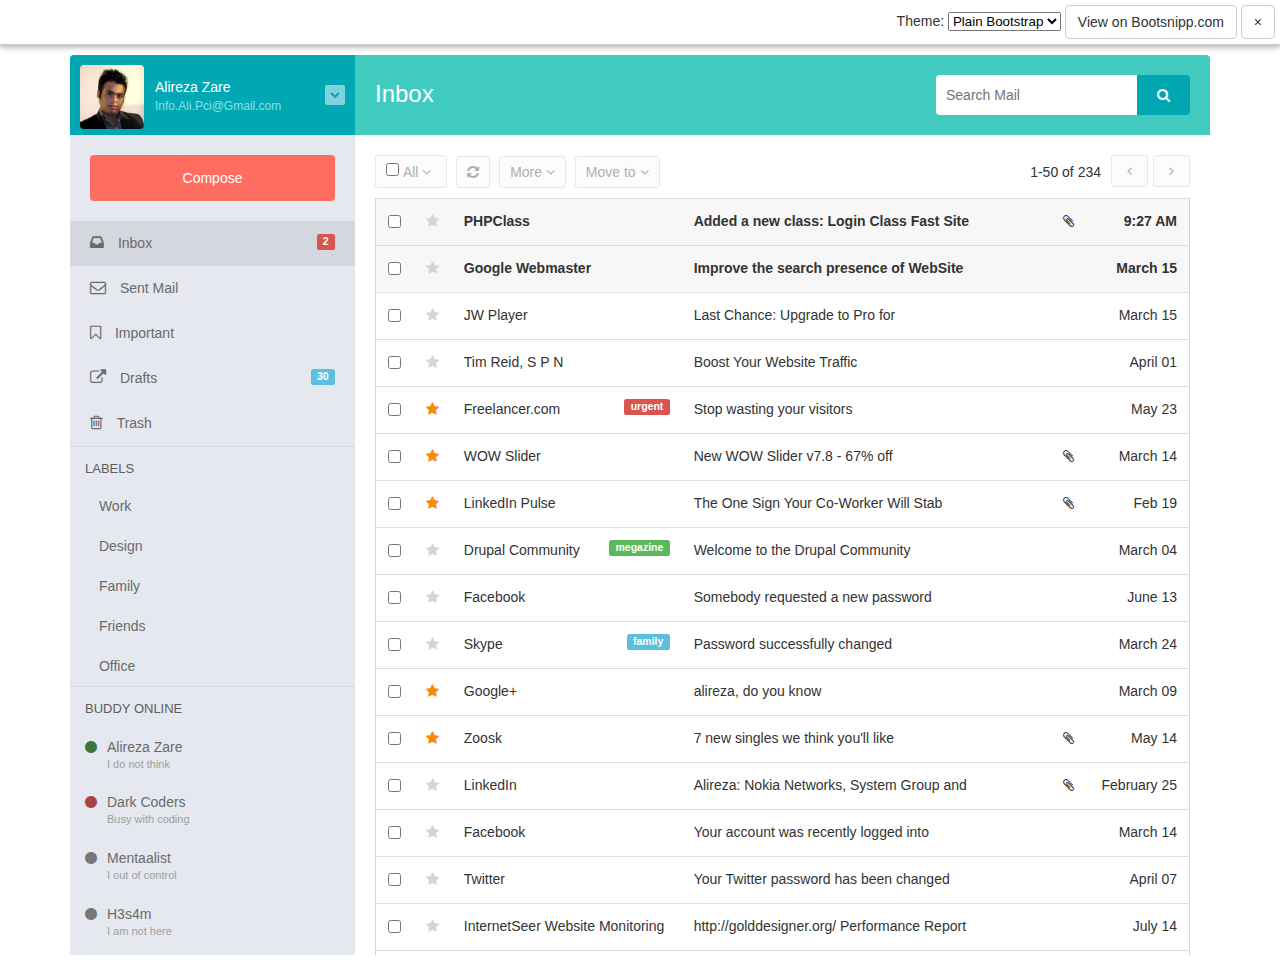
<file: inb/index.html>
<!DOCTYPE html><html lang="en"><head>
    <meta charset="utf-8">
    <meta name="robots" content="noindex, nofollow"> 

    <title>Responsive Mail Inbox and Compose - Bootsnipp.com</title>
    <meta name="viewport" content="width=device-width, initial-scale=1">
    <script type="text/javascript" async src="js/ga.js"></script><script src="js/jquery-1.10.2.min.js"></script>
    <link media="all" type="text/css" rel="stylesheet" href="css/fullscreen.css">

</head>
<body>
    <div id="toolbar">
        Theme: 
        <select class="form-control" name="bootstrap-theme" id="theme_chooser">
          <option value>Plain Bootstrap</option><option value="//maxcdn.bootstrapcdn.com/bootswatch/3.3.0/amelia/bootstrap.min.css">Amelia</option><option value="//maxcdn.bootstrapcdn.com/bootswatch/3.3.0/cerulean/bootstrap.min.css">Cerulean</option><option value="//maxcdn.bootstrapcdn.com/bootswatch/3.3.0/cosmo/bootstrap.min.css">Cosmo</option><option value="//maxcdn.bootstrapcdn.com/bootswatch/3.3.0/cyborg/bootstrap.min.css">Cyborg</option><option value="//maxcdn.bootstrapcdn.com/bootswatch/3.3.0/flatly/bootstrap.min.css">Flatly</option><option value="//maxcdn.bootstrapcdn.com/bootswatch/3.3.0/journal/bootstrap.min.css">Journal</option><option value="//maxcdn.bootstrapcdn.com/bootswatch/3.3.0/lumen/bootstrap.min.css">Lumen</option><option value="//maxcdn.bootstrapcdn.com/bootswatch/3.3.0/readable/bootstrap.min.css">Readable</option><option value="//maxcdn.bootstrapcdn.com/bootswatch/3.3.0/simplex/bootstrap.min.css">Simplex</option><option value="//maxcdn.bootstrapcdn.com/bootswatch/3.3.0/slate/bootstrap.min.css">Slate</option><option value="//maxcdn.bootstrapcdn.com/bootswatch/3.3.0/spacelab/bootstrap.min.css">Spacelab</option><option value="//maxcdn.bootstrapcdn.com/bootswatch/3.3.0/superhero/bootstrap.min.css">Superhero</option><option value="//maxcdn.bootstrapcdn.com/bootswatch/3.3.0/united/bootstrap.min.css">United</option><option value="//maxcdn.bootstrapcdn.com/bootswatch/3.3.0/yeti/bootstrap.min.css">Yeti</option><option value="//maxcdn.bootstrapcdn.com/bootswatch/3.3.0/darkly/bootstrap.min.css">Darkly</option>
        </select>
                <a href="https://bootsnipp.com/snippets/pe54a" class="btn btn-default">View on Bootsnipp.com</a>
                <a class="btn btn-default" href="close" onclick="window.close();return false;">×</a>
    </div>

    <iframe id="snippet-preview" src="pe54a.html" frameborder="no"></iframe>

    <script type="text/javascript">
    var _gaq = _gaq || [];
    _gaq.push(['_setAccount', 'UA-34731274-1']);
    _gaq.push(['_trackPageview']);
    _gaq.push(['_trackEvent', 'sharing', 'viewed full-screen', 'snippet pe54a',0,true]);
    (function() {
      var ga = document.createElement('script'); ga.type = 'text/javascript'; ga.async = true;
      ga.src = ('https:' == document.location.protocol ? 'https://ssl' : 'http://www') + '.google-analytics.com/ga.js';
      var s = document.getElementsByTagName('script')[0]; s.parentNode.insertBefore(ga, s);
    })();
    </script>
    <script type="text/javascript">
    (function($) { 
        $('#theme_chooser').change(function(){
            whichCSS = $(this).val();
            document.getElementById('snippet-preview').contentWindow.changeCSS(whichCSS);
        });
    })(jQuery);
    </script>


</body></html>
</file>
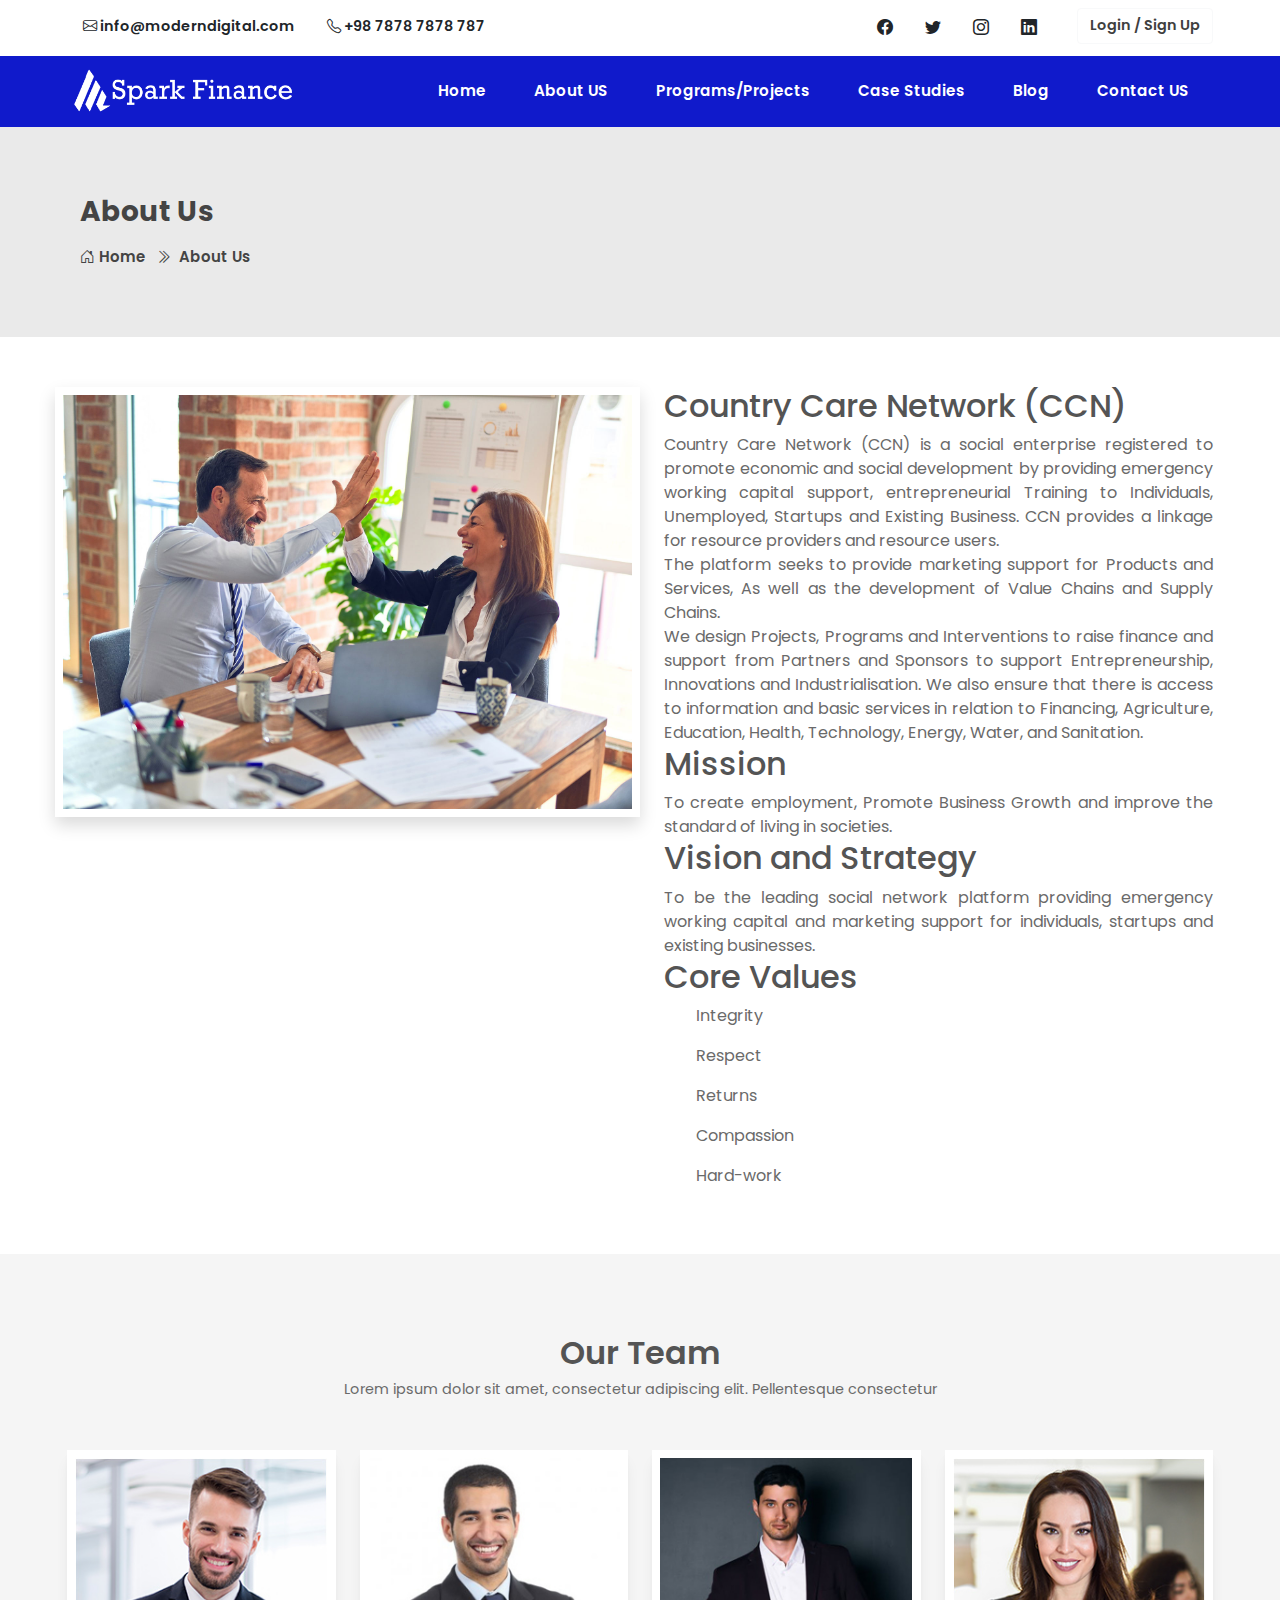
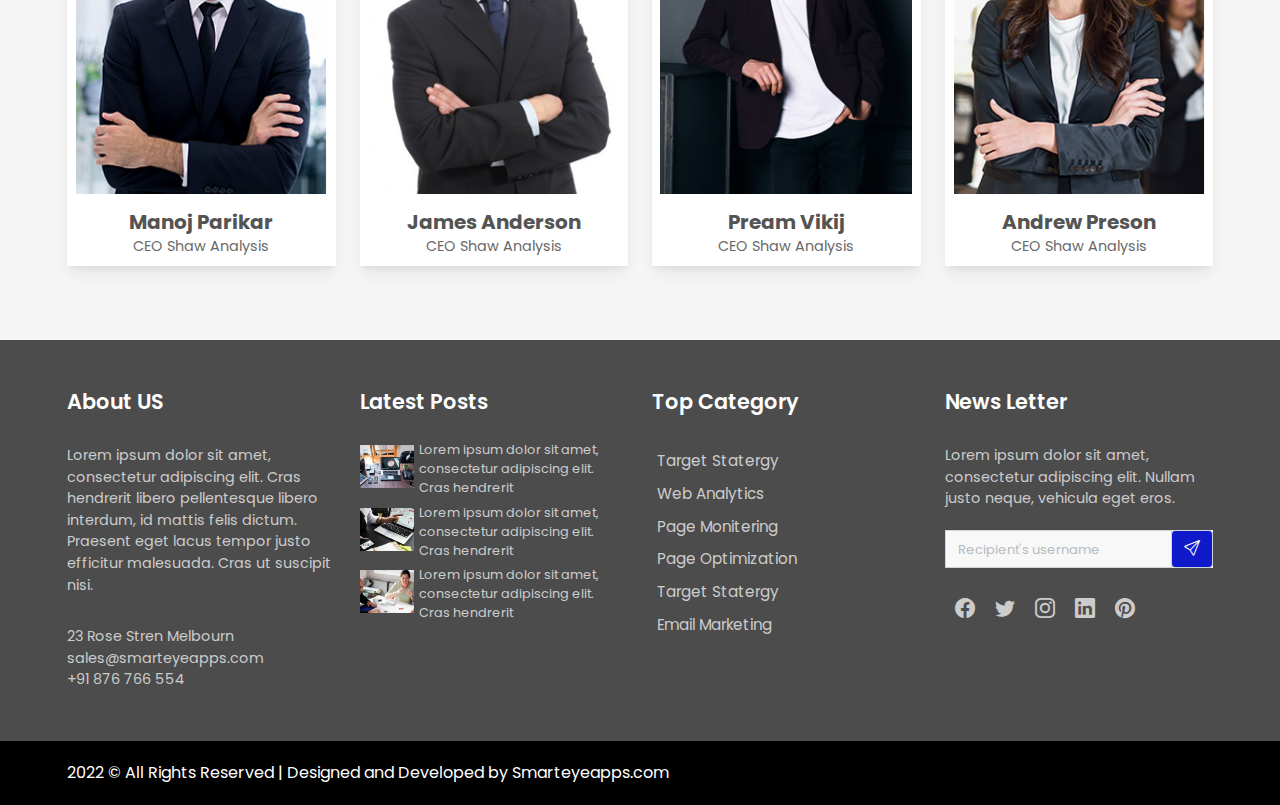
<file: about.html>
<!doctype html>
        <html lang="en">
        <head>
            <meta charset="utf-8">
            <meta name="viewport" content="width=device-width, initial-scale=1, shrink-to-fit=no">
            <title>Full Screen Contact Us Form Design | Smarteyeapps.com</title>
            <link rel="shortcut icon" href="assets/images/fav.png" type="image/x-icon">
            <link href="https://fonts.googleapis.com/css2?family=Poppins:wght@300;400;500;600;700;800;900&amp;display=swap" rel="stylesheet">
            <link rel="shortcut icon" href="assets/images/fav.jpg">
            <link rel="stylesheet" href="assets/css/bootstrap.min.css">
            <link rel="stylesheet" href="https://cdn.jsdelivr.net/npm/bootstrap-icons@1.9.1/font/bootstrap-icons.css">
            <link rel="stylesheet" type="text/css" href="assets/css/style.css" />
        </head>
        <body class="bg-white">
          <header>
               <div class="hed-top bg-white">
                    <div class="container">
                        <div class="row">
                            <div class="col-lg-6 d-none d-lg-block">
                                <ul class="text-dark fw-bold fs-8">
                                    <li class="float-start p-3"><i class="bi bi-envelope"></i> info@moderndigital.com</li>
                                    <li class="float-start p-3"><i class="bi bi-telephone"></i> +98 7878 7878 787</li>
                                </ul>
                            </div>
                            <div class="col-lg-6">
                                <ul class="text-dark float-end">
                                    <li class="float-start p-3"><i class="bi bi-facebook"></i></li>
                                    <li class="float-start p-3"><i class="bi bi-twitter"></i></li>
                                    <li class="float-start p-3"><i class="bi bi-instagram"></i></li>
                                    <li class="float-start p-3"><i class="bi bi-linkedin"></i></li>
                                    <li class="float-start pt-2 ms-4">
                                        <button class="btn fs-8 fw-bold btn-light">Login / Sign Up</button>
                                    </li>
                                </ul>
                            </div>
                        </div>
                    </div>
                </div>
            </header>
            <div class="slid-containerww bg-primary">
               <div class="inner">
                   <div class="nav-col">
                        <div class="container">
                            <div class="row">
                                <div class="col-lg-3 pt-2 pb-2 align-items-center">
                                    <a href="index.html"><img class="max-230" src="assets/images/logo.png" alt=""></a>
                                    <a  data-bs-toggle="collapse" data-bs-target="#menu" class="float-end text-white d-lg-none pt-1 ps-3"><i class="bi pt-1 fs-1 cp bi-list"></i></a>
                                </div>
                                <div id="menu" class="col-lg-9 d-none d-lg-block">
                                    <ul class="float-end mul fs-7 text-white d-inline-block">
                                        <li class="float-md-start p-4"><a class="text-white fw-bold" href="index.html">Home</a></li>
                                        <li class="float-md-start p-4"><a class="text-white fw-bold" href="about.html">About US</a></li>
                                        <li class="float-md-start p-4"><a class="text-white fw-bold" href="services.html">Programs/Projects</a></li>
                                        <li class="float-md-start p-4"><a class="text-white fw-bold" href="case_study.html">Case Studies</a></li>
                                        <li class="float-md-start p-4"><a class="text-white fw-bold" href="blog.html">Blog</a></li>
                                        <li class="float-md-start p-4"><a class="text-white fw-bold" href="contact.html">Contact US</a></li>
                                    </ul>
                                </div>
                            </div>
                        </div>
                    </div>
               </div>
            </div>
            
             <!--  ************************* Page Title Starts Here ************************** -->
             <div class="page-nav no-margin row">
                <div class="container">
                    <div class="row">
                        <h2 class="text-start">About Us</h2>
                        <ul>
                            <li> <a href="#"><i class="bi bi-house-door"></i> Home</a></li>
                            <li><i class="bi bi-chevron-double-right pe-2"></i>About Us</li>
                        </ul>
                    </div>
                </div>
            </div>

          <!--####################### About US Starts Here ###################-->
            <div class="container-fluid big-padding bg-white about-cover">
                <div class="container">
                    <div class="row about-row">
                        <div class="col-md-6 no-padding image">
                            <img class="shadow bg-white p-2" src="assets/images/about.jpg" alt="">
                        </div>
                        <div class="col-md-6 detail text-justify ps-4 ">
                            <h2>Country Care Network (CCN)</h2>
                            <p>Country Care Network (CCN) is a social enterprise registered to promote economic and social development by providing emergency working capital support, entrepreneurial Training to Individuals, Unemployed, Startups and Existing Business. CCN provides a linkage for resource providers and resource users. 


                            </p>
                            <p>The platform seeks to provide marketing support for Products and Services, As well as the development of Value Chains and Supply Chains.

                            </p>
                               <p>We design Projects, Programs and Interventions to raise finance and support from Partners and Sponsors to support Entrepreneurship, Innovations and Industrialisation.

                                We also ensure that there is access to information and basic services in relation to Financing, Agriculture, Education, Health, Technology, Energy, Water, and Sanitation.</p>
                                <h2>Mission </h2>
                                <p>

                                 To create employment, Promote Business Growth and improve the standard of living in societies.
                                </p>
                                <h2>Vision and Strategy</h2>
                                <p>
                                To be the leading social network platform providing emergency working capital and marketing support for individuals, startups and existing businesses.

                                </p>
                                 <h2>Core Values</h2>
                                 <p>  
                                
                                <li>
                                    <ol>Integrity</ol>
                                    <ol>Respect</ol>
                                    <ol>Returns</ol>
                                    <ol>Compassion</ol>
                                    <ol>Hard-work </ol>

                                </li>
                                 </p>
                    </div>
                    </div>
                </div>
            </div>

             <!--  ************************* Team Starts Here ************************** -->


             <div class="out-team container-fluid big-padding bg-gray">
            <div class="container">
                <div class="row section-title">
                    <h2>Our Team</h2>
                    <p>Lorem ipsum dolor sit amet, consectetur adipiscing elit. Pellentesque  consectetur</p>
                </div>
                <div class="team-row row">
                    <div class="col-md-3 mb-4">
                        <div class="teamc shadow-md text-center bg-white p-2">
                            <img src="assets/images/team/1.jpg" alt="">
                            <h4 class="fs-5 mt-3 fw-bolder mb-0">Manoj Parikar</h4>
                            <span class="fs-8">CEO Shaw Analysis</span>
                        </div>
                    </div>
                    <div class="col-md-3 mb-4">
                        <div class="teamc shadow-md text-center bg-white p-2">
                            <img src="assets/images/team/2.jpg" alt="">
                            <h4 class="fs-5 mt-3 fw-bolder mb-0">James Anderson</h4>
                            <span class="fs-8">CEO Shaw Analysis</span>
                        </div>
                    </div>
                    <div class="col-md-3 mb-4">
                        <div class="teamc shadow-md text-center bg-white p-2">
                            <img src="assets/images/team/3.jpg" alt="">
                            <h4 class="fs-5 mt-3 fw-bolder mb-0">Pream Vikij</h4>
                            <span class="fs-8">CEO Shaw Analysis</span>
                        </div>
                    </div>
                    <div class="col-md-3 mb-4">
                        <div class="teamc shadow-md text-center bg-white p-2">
                            <img src="assets/images/team/4.jpg" alt="">
                            <h4 class="fs-5 mt-3 fw-bolder mb-0">Andrew Preson</h4>
                            <span class="fs-8">CEO Shaw Analysis</span>
                        </div>
                    </div>
                </div>
            </div>
        </div>
        
          <!--  ************************* Footer Starts Here ************************** -->

        <footer>
            <div class="inner">
                <div class="container">
                    <div class="row">
                        <div class="col-md-3 foot-about">
                            <h4>About US</h4>

                            <p>Lorem ipsum dolor sit amet, consectetur adipiscing elit. Cras hendrerit libero pellentesque libero interdum, id mattis felis dictum. Praesent eget lacus tempor justo efficitur malesuada. Cras ut suscipit nisi.</p>

                            <ul>
                                <li>23 Rose Stren Melbourn</li>
                                <li>sales@smarteyeapps.com</li>
                                <li>+91 876 766 554</li>
                            </ul>
                        </div>

                        <div class="col-md-3 foot-post">
                            <h4>Latest Posts</h4>

                            <div class="post-row">
                                <div class="image">
                                    <img src="assets/images/blog/blog_01.jpg" alt="">
                                </div>
                                <div class="detail">
                                    <p>Lorem ipsum dolor sit amet, consectetur adipiscing elit. Cras hendrerit </p>
                                </div>
                            </div>

                            <div class="post-row">
                                <div class="image">
                                    <img src="assets/images/blog/blog_02.jpg" alt="">
                                </div>
                                <div class="detail">
                                    <p>Lorem ipsum dolor sit amet, consectetur adipiscing elit. Cras hendrerit </p>
                                </div>
                            </div>

                            <div class="post-row">
                                <div class="image">
                                    <img src="assets/images/blog/blog_03.jpg" alt="">
                                </div>
                                <div class="detail">
                                    <p>Lorem ipsum dolor sit amet, consectetur adipiscing elit. Cras hendrerit </p>
                                </div>
                            </div>
                        </div>

                        <div class="col-md-3 foot-services">
                            <h4>Top Category</h4>

                            <ul>
                                <li><a href="">Target Statergy</a></li>
                                <li><a href="">Web Analytics</a></li>
                                <li><a href="">Page Monitering</a></li>
                                <li><a href="">Page Optimization</a></li>
                                <li><a href="">Target Statergy</a></li>
                                <li><a href="">Email Marketing</a></li>
                            </ul>
                        </div>

                        <div class="col-md-3 foot-news">
                            <h4>News Letter</h4>
                            <p>Lorem ipsum dolor sit amet, consectetur adipiscing elit. Nullam justo neque, vehicula eget eros. </p>

                            <div class="input-group mb-3">
                                <input type="text" class="form-control mb-0" placeholder="Recipient's username" aria-label="Recipient's username" aria-describedby="basic-addon2">
                                <div class="input-group-append">
                                    <span class="input-group-text bg-primary" id="basic-addon2"><i class="bi text-white bi-send"></i></span>
                                </div>
                            </div>

                            <ul>
                                <li><i class="bi bi-facebook"></i></li>
                                <li><i class="bi bi-twitter"></i></li>
                                <li><i class="bi bi-instagram"></i></li>
                                <li><i class="bi bi-linkedin"></i></li>
                                <li><i class="bi bi-pinterest"></i></li>
                            </ul>
                        </div>
                    </div>
                </div>
            </div>
        </footer>
        <div class="copy">
            <div class="container">
                <a href="https://www.smarteyeapps.com/">2022 &copy; All Rights Reserved | Designed and Developed by Smarteyeapps.com</a>

                <span>
                    <a href=""><i class="fab fa-github"></i></a>
                    <a href=""><i class="fab fa-google-plus-g"></i></a>
                    <a href="https://in.pinterest.com/prabnr/pins/"><i class="fab fa-pinterest-p"></i></a>
                    <a href="https://twitter.com/prabinraja89"><i class="fab fa-twitter"></i></a>
                    <a href="https://www.facebook.com/freewebtemplatesbysmarteye"><i class="fab fa-facebook-f"></i></a>
                </span>
            </div>
        </div>


        </body>
        <script src="assets/js/jquery-3.2.1.min.js"></script>
        <script src="assets/js/popper.min.js"></script>
        <script src="assets/js/bootstrap.bundle.min.js"></script>
        <script src="assets/plugins/scroll-fixed/jquery-scrolltofixed-min.js"></script>
        <script src="assets/plugins/testimonial/js/owl.carousel.min.js"></script>
        <script src="assets/js/script.js"></script>

    </html>
</file>
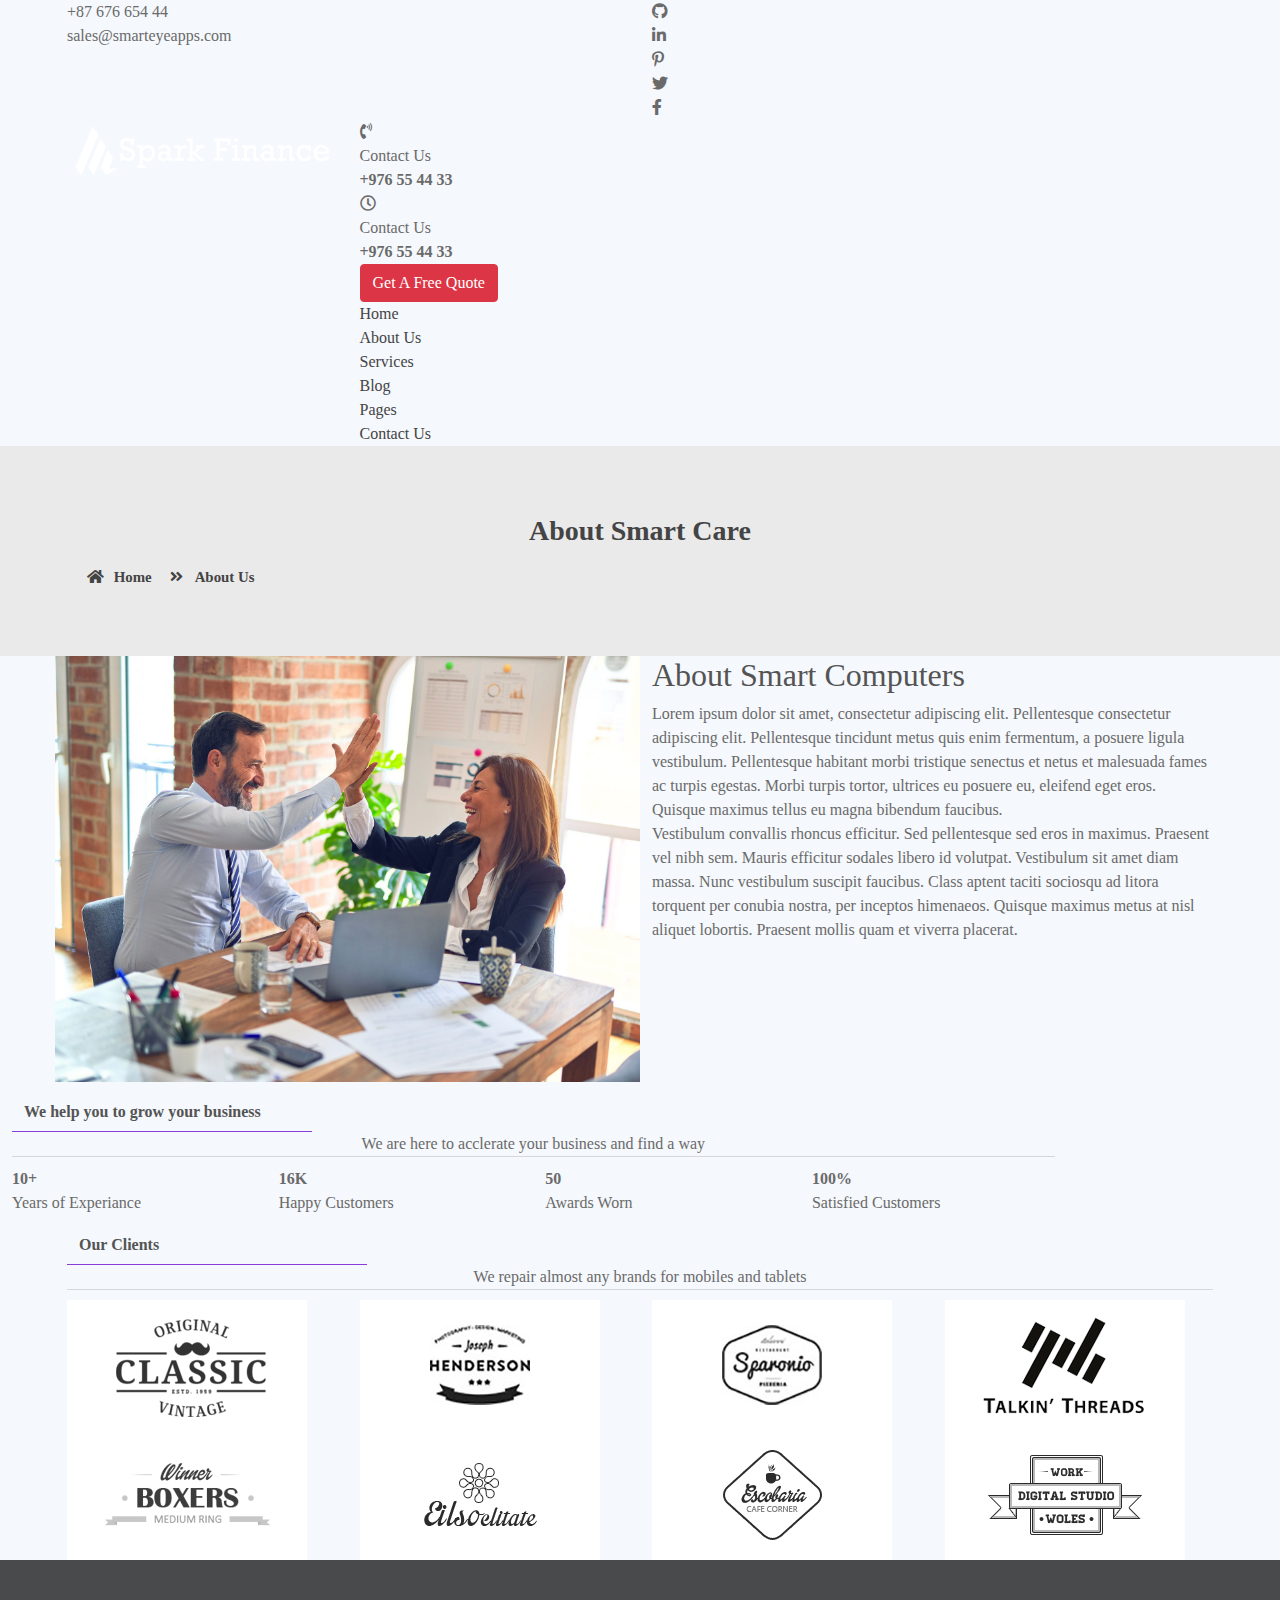
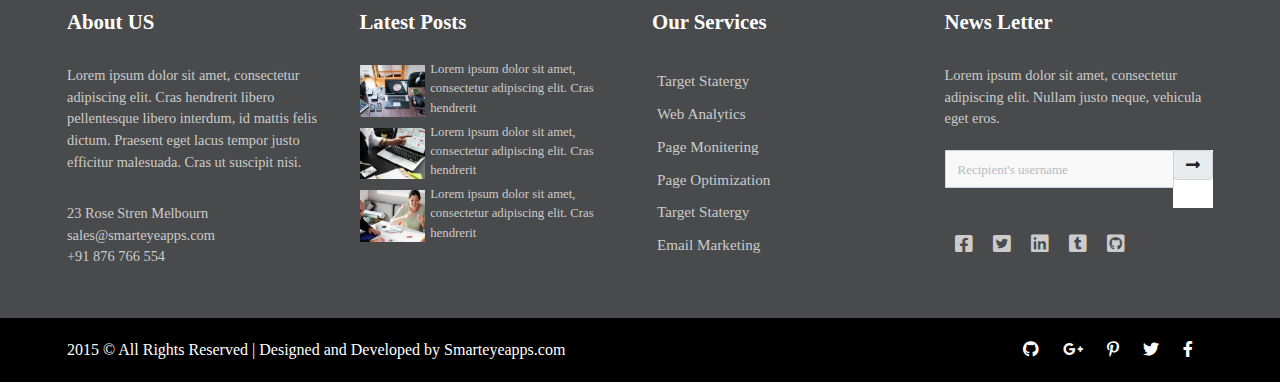
<file: about_us.html>
<!doctype html>
<html lang="en">

<head>
    <meta charset="utf-8">
    <meta name="viewport" content="width=device-width, initial-scale=1.0, maximum-scale=1.0, shrink-to-fit=no, user-scalable=no">
    <title> Free Computer Service Website Template | Smarteyeapps.com</title>

    <link rel="shortcut icon" href="assets/images/fav.jpg">
    <link rel="stylesheet" href="assets/css/bootstrap.min.css">
    <link rel="stylesheet" href="assets/css/fontawsom-all.min.css">
    <link rel="stylesheet" href="assets/css/animate.css">
    <link rel="stylesheet" href="assets/plugins/slider/css/owl.carousel.min.css">
    <link rel="stylesheet" href="assets/plugins/slider/css/owl.theme.default.css">
    <link rel="stylesheet" type="text/css" href="assets/css/style.css" />
</head>

<body>

    <!--####################### Header Starts Here ###################-->
    <header class="container-fluid">
        <div class="header-top">
            <div class="container">
                <div class="row">
                    <div class="col-md-6">
                        <ul class="cont-det">
                            <li>+87 676 654 44</li>
                            <li>sales@smarteyeapps.com</li>
                        </ul>
                    </div>
                    <div class="col-md-6 d-none d-lg-block">
                        <ul class="social-link">
                            <li><a><i class="fab fa-github"></i></a></li>
                            <li><a><i class="fab fa-linkedin-in"></i></a></li>
                            <li> <a><i class="fab fa-pinterest-p"></i></a></li>
                            <li><a><i class="fab fa-twitter"></i></a></li>
                            <li> <a><i class="fab fa-facebook-f"></i></a></li>
                        </ul>
                    </div>
                </div>
            </div>
        </div>
        <div class="header-bottom">
            <div class="container">
                <div class="row">
                    <div class="col-md-3 logo">
                        <a href="index.html">
                                <img src="assets/images/logo.png" alt="">
                        </a>
                        
                        <a data-toggle="collapse" data-target="#nav-head" href="#nav-head" ><i class="fas d-block d-md-none small-menu fa-bars"></i></a>
                    </div>
                    <div class="col-md-9 ">
                        <div class="contact d-none d-md-block">
                            <ul>
                                <li>
                                    <div class="cont-ro">
                                        <div class="ico">
                                            <i class="fas fa-phone-volume"></i>
                                        </div>
                                        <div class="det">
                                            <p>Contact Us</p>
                                            <b>+976 55 44 33</b>
                                        </div>
                                    </div>
                                </li>
                                <li>
                                    <div class="cont-ro">
                                        <div class="ico">
                                            <i class="far fa-clock"></i>
                                        </div>
                                        <div class="det">
                                            <p>Contact Us</p>
                                            <b>+976 55 44 33</b>
                                        </div>
                                    </div>
                                </li>
                                <li>
                                    <div class="cont-ro">
                                       <button class="btn btn-danger">Get A Free Quote</button>
                                    </div>
                                </li>
                            </ul>
                        </div>
                        <div id="nav-head" class="nav-part d-none d-md-block">
                            <ul>
                                <li><a href="index.html">Home</a></li>
                                <li><a href="about_us.html">About Us</a></li>
                                <li><a href="services.html">Services</a></li>
                                <li><a href="blog.html">Blog</a></li>
                                <li><a href="">Pages</a></li>
                                <li><a href="contact_us.html">Contact Us</a></li>
                            </ul>
                        </div>
                    </div>
                </div>
            </div>
        </div>
    </header>

     <!--  ************************* Page Title Starts Here ************************** -->
     <div class="page-nav no-margin row">
            <div class="container">
                <div class="row">
                    <h2>About Smart Care</h2>
                    <ul>
                        <li> <a href="#"><i class="fas fa-home"></i> Home</a></li>
                        <li><i class="fas fa-angle-double-right"></i> About Us</li>
                    </ul>
                </div>
            </div>
        </div>


   

    <!--####################### About US Starts Here ###################-->
    <div class="container-fluid about-cover">
        <div class="container">
            <div class="row about-row">
                <div class="col-md-6 no-padding image">
                    <img src="assets/images/about.jpg" alt="">
                </div>
                <div class="col-md-6 detail ">
                    <h2>About Smart Computers</h2>
                    <p>Lorem ipsum dolor sit amet, consectetur adipiscing elit. Pellentesque  consectetur adipiscing elit. Pellentesque tincidunt metus quis enim fermentum, a posuere ligula vestibulum. Pellentesque habitant morbi tristique senectus et netus et malesuada fames ac turpis egestas. Morbi turpis tortor, ultrices eu posuere eu, eleifend eget eros. Quisque maximus tellus eu magna bibendum faucibus.</p>
                    <p>Vestibulum convallis rhoncus efficitur. Sed pellentesque sed eros in maximus. Praesent vel nibh sem. Mauris efficitur sodales libero id volutpat. Vestibulum sit amet diam massa. Nunc vestibulum suscipit faucibus. Class aptent taciti sociosqu ad litora torquent per conubia nostra, per inceptos himenaeos. Quisque maximus metus at nisl aliquet lobortis. Praesent mollis quam et viverra placerat.</p>
                </div>
            </div>
        </div>
    </div>
    <!--####################### Count Starts Here ###################-->
    <div class="bus-count no-margin row">
        <div class="col-lg-10 bus-coo col-md-12">
            <div class="inner-title row">
                <h2>We help you to grow your business</h2>
                <p>We are here to acclerate your business and find a way</p>
            </div>
            <div class="row">
                <div class="col-3 ccv">
                    <b>10+</b>
                    <p>Years of Experiance</p>
                </div>
                <div class="col-3 ccv">
                    <b>16K</b>
                    <p>Happy Customers</p>
                </div>
                <div class="col-3 ccv">
                    <b>50</b>
                    <p>Awards Worn</p>
                </div>
                <div class="col-3 ccv">
                    <b>100%</b>
                    <p>Satisfied Customers</p>
                </div>
            </div>
        </div>
    </div>
    
   

    <!--####################### Clients Starts Here ###################-->
    <div class="container-fluid client-detail">
        <div class="container">
            <div class="inner-title row">
                    <h2>Our Clients</h2>
                    <p>We repair almost any brands for mobiles and tablets</p>
            </div>
            <div class="row client-row">
                <div class="col-md-3 col-sm-6 br-1 bb-1 client-card">
                    <img src="assets/images/client/client-01.jpg" alt="">
                </div>
                <div class="col-md-3 col-sm-6 br-1 bb-1 client-card">
                    <img src="assets/images/client/client-02.jpg" alt="">
                </div>
                <div class="col-md-3 col-sm-6 br-1 bb-1 client-card">
                    <img src="assets/images/client/client-03.jpg" alt="">
                </div>
                <div class="col-md-3 col-sm-6  bb-1 client-card">
                    <img src="assets/images/client/client-04.jpg" alt="">
                </div>
                <div class="col-md-3 col-sm-6 br-1  client-card">
                    <img src="assets/images/client/client-05.jpg" alt="">
                </div>
                <div class="col-md-3 col-sm-6 br-1 client-card">
                    <img src="assets/images/client/client-06.jpg" alt="">
                </div>
                <div class="col-md-3 col-sm-6 br-1 client-card">
                    <img src="assets/images/client/client-07.jpg" alt="">
                </div>
                <div class="col-md-3 col-sm-6 br-1  client-card">
                    <img src="assets/images/client/client-08.jpg" alt="">
                </div>
            </div>
        </div>
    </div>
    <!--####################### footer Starts Here ###################-->
    <footer>
        <div class="inner">
            <div class="container">
                <div class="row">
                    <div class="col-md-3 foot-about">
                        <h4>About US</h4>

                        <p>Lorem ipsum dolor sit amet, consectetur adipiscing elit. Cras hendrerit libero pellentesque libero interdum, id mattis felis dictum. Praesent eget lacus tempor justo efficitur malesuada. Cras ut suscipit nisi.</p>

                        <ul>
                            <li>23 Rose Stren Melbourn</li>
                            <li>sales@smarteyeapps.com</li>
                            <li>+91 876 766 554</li>
                        </ul>
                    </div>

                    <div class="col-md-3 foot-post">
                        <h4>Latest Posts</h4>

                        <div class="post-row">
                            <div class="image">
                                <img src="assets/images/blog/blog_01.jpg" alt="">
                            </div>
                            <div class="detail">
                                <p>Lorem ipsum dolor sit amet, consectetur adipiscing elit. Cras hendrerit </p>
                            </div>
                        </div>

                        <div class="post-row">
                            <div class="image">
                                <img src="assets/images/blog/blog_02.jpg" alt="">
                            </div>
                            <div class="detail">
                                <p>Lorem ipsum dolor sit amet, consectetur adipiscing elit. Cras hendrerit </p>
                            </div>
                        </div>

                        <div class="post-row">
                            <div class="image">
                                <img src="assets/images/blog/blog_03.jpg" alt="">
                            </div>
                            <div class="detail">
                                <p>Lorem ipsum dolor sit amet, consectetur adipiscing elit. Cras hendrerit </p>
                            </div>
                        </div>
                    </div>

                    <div class="col-md-3 foot-services">
                        <h4>Our Services</h4>

                        <ul>
                            <li><a href="">Target Statergy</a></li>
                            <li><a href="">Web Analytics</a></li>
                            <li><a href="">Page Monitering</a></li>
                            <li><a href="">Page Optimization</a></li>
                            <li><a href="">Target Statergy</a></li>
                            <li><a href="">Email Marketing</a></li>
                        </ul>
                    </div>

                    <div class="col-md-3 foot-news">
                        <h4>News Letter</h4>
                        <p>Lorem ipsum dolor sit amet, consectetur adipiscing elit. Nullam justo neque, vehicula eget eros. </p>

                        <div class="input-group mb-3">
                            <input type="text" class="form-control" placeholder="Recipient's username" aria-label="Recipient's username" aria-describedby="basic-addon2">
                            <div class="input-group-append">
                                <span class="input-group-text" id="basic-addon2"><i class="fas fa-long-arrow-alt-right"></i></span>
                            </div>
                        </div>

                        <ul>
                            <li><i class="fab fa-facebook-square"></i></li>
                            <li><i class="fab fa-twitter-square"></i></li>
                            <li><i class="fab fa-linkedin"></i></li>
                            <li><i class="fab fa-tumblr-square"></i></li>
                            <li><i class="fab fa-github-square"></i></li>
                        </ul>
                    </div>
                </div>
            </div>
        </div>
    </footer>
    <div class="copy">
        <div class="container">
            <a href="https://www.smarteyeapps.com/">2015 &copy; All Rights Reserved | Designed and Developed by Smarteyeapps.com</a>

            <span>
                <a href=""><i class="fab fa-github"></i></a>
                <a href=""><i class="fab fa-google-plus-g"></i></a>
                <a href="https://in.pinterest.com/prabnr/pins/"><i class="fab fa-pinterest-p"></i></a>
                <a href="https://twitter.com/prabinraja89"><i class="fab fa-twitter"></i></a>
                <a href="https://www.facebook.com/freewebtemplatesbysmarteye"><i class="fab fa-facebook-f"></i></a>
            </span>
        </div>

    </div>

</body>
<script src="assets/js/jquery-3.2.1.min.js"></script>
<script src="assets/js/popper.min.js"></script>
<script src="assets/js/bootstrap.min.js"></script>
<script src="assets/plugins/scroll-fixed/jquery-scrolltofixed-min.js"></script>
<script src="assets/plugins/slider/js/owl.carousel.min.js"></script>
<script src="assets/js/script.js"></script>


</html>
</file>
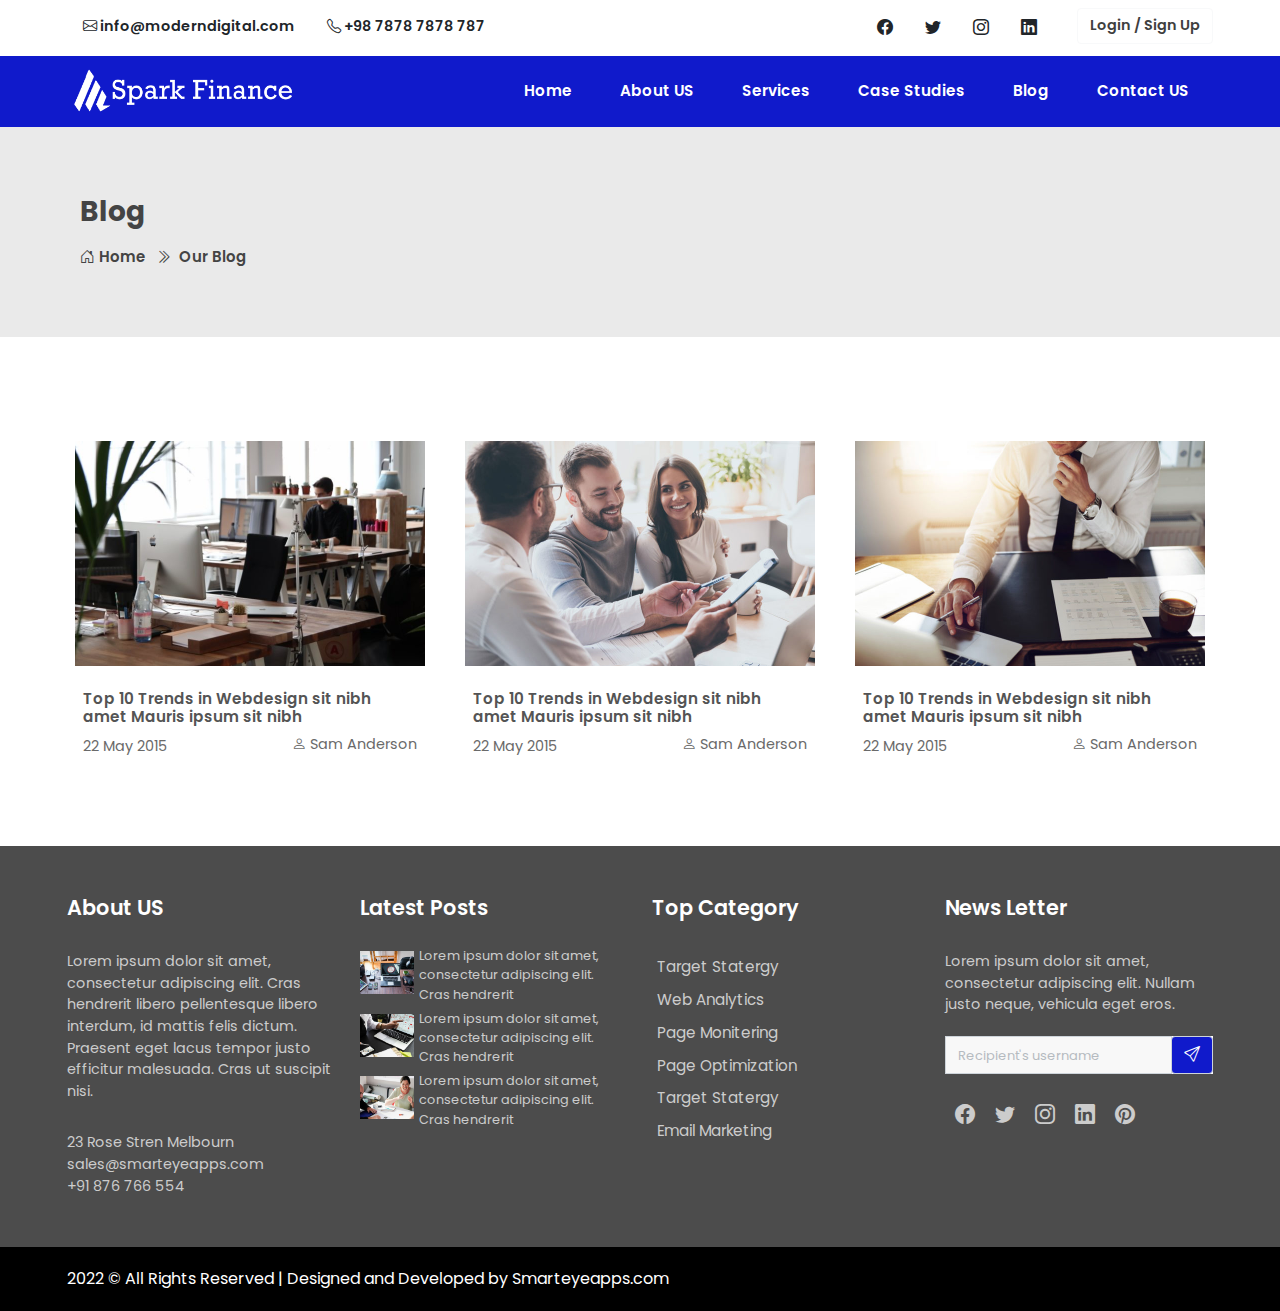
<file: blog.html>
<!doctype html>
        <html lang="en">
        <head>
            <meta charset="utf-8">
            <meta name="viewport" content="width=device-width, initial-scale=1, shrink-to-fit=no">
            <title>Full Screen Contact Us Form Design | Smarteyeapps.com</title>
            <link rel="shortcut icon" href="assets/images/fav.png" type="image/x-icon">
            <link href="https://fonts.googleapis.com/css2?family=Poppins:wght@300;400;500;600;700;800;900&amp;display=swap" rel="stylesheet">
            <link rel="shortcut icon" href="assets/images/fav.jpg">
            <link rel="stylesheet" href="assets/css/bootstrap.min.css">
            <link rel="stylesheet" href="https://cdn.jsdelivr.net/npm/bootstrap-icons@1.9.1/font/bootstrap-icons.css">
            <link rel="stylesheet" type="text/css" href="assets/css/style.css" />
        </head>
        <body class="bg-white">
          <header>
               <div class="hed-top bg-white">
                    <div class="container">
                        <div class="row">
                            <div class="col-lg-6 d-none d-lg-block">
                                <ul class="text-dark fw-bold fs-8">
                                    <li class="float-start p-3"><i class="bi bi-envelope"></i> info@moderndigital.com</li>
                                    <li class="float-start p-3"><i class="bi bi-telephone"></i> +98 7878 7878 787</li>
                                </ul>
                            </div>
                            <div class="col-lg-6">
                                <ul class="text-dark float-end">
                                    <li class="float-start p-3"><i class="bi bi-facebook"></i></li>
                                    <li class="float-start p-3"><i class="bi bi-twitter"></i></li>
                                    <li class="float-start p-3"><i class="bi bi-instagram"></i></li>
                                    <li class="float-start p-3"><i class="bi bi-linkedin"></i></li>
                                    <li class="float-start pt-2 ms-4">
                                        <button class="btn fs-8 fw-bold btn-light">Login / Sign Up</button>
                                    </li>
                                </ul>
                            </div>
                        </div>
                    </div>
                </div>
            </header>
            <div class="slid-containerww bg-primary">
               <div class="inner">
                   <div class="nav-col">
                        <div class="container">
                            <div class="row">
                                <div class="col-lg-3 pt-2 pb-2 align-items-center">
                                    <a href="index.html"><img class="max-230" src="assets/images/logo.png" alt=""></a>
                                    <a  data-bs-toggle="collapse" data-bs-target="#menu" class="float-end text-white d-lg-none pt-1 ps-3"><i class="bi pt-1 fs-1 cp bi-list"></i></a>
                                </div>
                                <div id="menu" class="col-lg-9 d-none d-lg-block">
                                    <ul class="float-end mul fs-7 text-white d-inline-block">
                                        <li class="float-md-start p-4"><a class="text-white fw-bold" href="index.html">Home</a></li>
                                        <li class="float-md-start p-4"><a class="text-white fw-bold" href="about.html">About US</a></li>
                                        <li class="float-md-start p-4"><a class="text-white fw-bold" href="services.html">Services</a></li>
                                        <li class="float-md-start p-4"><a class="text-white fw-bold" href="case_study.html">Case Studies</a></li>
                                        <li class="float-md-start p-4"><a class="text-white fw-bold" href="blog.html">Blog</a></li>
                                        <li class="float-md-start p-4"><a class="text-white fw-bold" href="contact.html">Contact US</a></li>
                                    </ul>
                                </div>
                            </div>
                        </div>
                    </div>
               </div>
            </div>
            
             <!--  ************************* Page Title Starts Here ************************** -->
             <div class="page-nav no-margin row">
                <div class="container">
                    <div class="row">
                        <h2 class="text-start">Blog</h2>
                        <ul>
                            <li> <a href="#"><i class="bi bi-house-door"></i> Home</a></li>
                            <li><i class="bi bi-chevron-double-right pe-2"></i>Our Blog</li>
                        </ul>
                    </div>
                </div>
            </div>
            
            <!--  ************************* Blog Starts Here ************************** -->

         <div id="blog" class="service container-fluid px-4 bg-white py-5">
            <div class="container">
                <div class="row mt-5">
                    <div class="col-lg-4 col-md-6 mb-4">
                       <div class="serv-cove rounded bg-white p-2">
                            <img src="assets/images/case/c1.jpeg" alt="">
                            <div class="p-2">
                                <h5 class="mt-3 fs-7 fw-bold">Top 10 Trends in  Webdesign sit nibh amet  Mauris ipsum sit nibh</h5>
                                <span class="fs-8">22 May 2015</span>
                                <span class="float-end fs-8"><i class="bi bi-person"></i> Sam Anderson</span>
                            </div>
                       </div>
                    </div>
                    <div class="col-lg-4 col-md-6 mb-4">
                       <div class="serv-cove rounded bg-white p-2">
                            <img src="assets/images/case/c2.jpg" alt="">
                            <div class="p-2">
                                <h5 class="mt-3 fs-7 fw-bold">Top 10 Trends in  Webdesign sit nibh amet  Mauris ipsum sit nibh</h5>
                                <span class="fs-8">22 May 2015</span>
                                <span class="float-end fs-8"><i class="bi bi-person"></i> Sam Anderson</span>
                            </div>
                       </div>
                    </div>
                    <div class="col-lg-4 col-md-6 mb-4">
                       <div class="serv-cove rounded bg-white p-2">
                            <img src="assets/images/case/c3.jpg" alt="">
                            <div class="p-2">
                                <h5 class="mt-3 fs-7 fw-bold">Top 10 Trends in  Webdesign sit nibh amet  Mauris ipsum sit nibh</h5>
                                <span class="fs-8">22 May 2015</span>
                                <span class="float-end fs-8"><i class="bi bi-person"></i> Sam Anderson</span>
                            </div>
                       </div>
                    </div>
                </div>
            </div>
        </div>
           
        
          <!--  ************************* Footer Starts Here ************************** -->

        <footer>
            <div class="inner">
                <div class="container">
                    <div class="row">
                        <div class="col-md-3 foot-about">
                            <h4>About US</h4>

                            <p>Lorem ipsum dolor sit amet, consectetur adipiscing elit. Cras hendrerit libero pellentesque libero interdum, id mattis felis dictum. Praesent eget lacus tempor justo efficitur malesuada. Cras ut suscipit nisi.</p>

                            <ul>
                                <li>23 Rose Stren Melbourn</li>
                                <li>sales@smarteyeapps.com</li>
                                <li>+91 876 766 554</li>
                            </ul>
                        </div>

                        <div class="col-md-3 foot-post">
                            <h4>Latest Posts</h4>

                            <div class="post-row">
                                <div class="image">
                                    <img src="assets/images/blog/blog_01.jpg" alt="">
                                </div>
                                <div class="detail">
                                    <p>Lorem ipsum dolor sit amet, consectetur adipiscing elit. Cras hendrerit </p>
                                </div>
                            </div>

                            <div class="post-row">
                                <div class="image">
                                    <img src="assets/images/blog/blog_02.jpg" alt="">
                                </div>
                                <div class="detail">
                                    <p>Lorem ipsum dolor sit amet, consectetur adipiscing elit. Cras hendrerit </p>
                                </div>
                            </div>

                            <div class="post-row">
                                <div class="image">
                                    <img src="assets/images/blog/blog_03.jpg" alt="">
                                </div>
                                <div class="detail">
                                    <p>Lorem ipsum dolor sit amet, consectetur adipiscing elit. Cras hendrerit </p>
                                </div>
                            </div>
                        </div>

                        <div class="col-md-3 foot-services">
                            <h4>Top Category</h4>

                            <ul>
                                <li><a href="">Target Statergy</a></li>
                                <li><a href="">Web Analytics</a></li>
                                <li><a href="">Page Monitering</a></li>
                                <li><a href="">Page Optimization</a></li>
                                <li><a href="">Target Statergy</a></li>
                                <li><a href="">Email Marketing</a></li>
                            </ul>
                        </div>

                        <div class="col-md-3 foot-news">
                            <h4>News Letter</h4>
                            <p>Lorem ipsum dolor sit amet, consectetur adipiscing elit. Nullam justo neque, vehicula eget eros. </p>

                            <div class="input-group mb-3">
                                <input type="text" class="form-control mb-0" placeholder="Recipient's username" aria-label="Recipient's username" aria-describedby="basic-addon2">
                                <div class="input-group-append">
                                    <span class="input-group-text bg-primary" id="basic-addon2"><i class="bi text-white bi-send"></i></span>
                                </div>
                            </div>

                            <ul>
                                <li><i class="bi bi-facebook"></i></li>
                                <li><i class="bi bi-twitter"></i></li>
                                <li><i class="bi bi-instagram"></i></li>
                                <li><i class="bi bi-linkedin"></i></li>
                                <li><i class="bi bi-pinterest"></i></li>
                            </ul>
                        </div>
                    </div>
                </div>
            </div>
        </footer>
        <div class="copy">
            <div class="container">
                <a href="https://www.smarteyeapps.com/">2022 &copy; All Rights Reserved | Designed and Developed by Smarteyeapps.com</a>

                <span>
                    <a href=""><i class="fab fa-github"></i></a>
                    <a href=""><i class="fab fa-google-plus-g"></i></a>
                    <a href="https://in.pinterest.com/prabnr/pins/"><i class="fab fa-pinterest-p"></i></a>
                    <a href="https://twitter.com/prabinraja89"><i class="fab fa-twitter"></i></a>
                    <a href="https://www.facebook.com/freewebtemplatesbysmarteye"><i class="fab fa-facebook-f"></i></a>
                </span>
            </div>
        </div>


        </body>
        <script src="assets/js/jquery-3.2.1.min.js"></script>
        <script src="assets/js/popper.min.js"></script>
        <script src="assets/js/bootstrap.bundle.min.js"></script>
        <script src="assets/plugins/scroll-fixed/jquery-scrolltofixed-min.js"></script>
        <script src="assets/plugins/testimonial/js/owl.carousel.min.js"></script>
        <script src="assets/js/script.js"></script>

    </html>
</file>
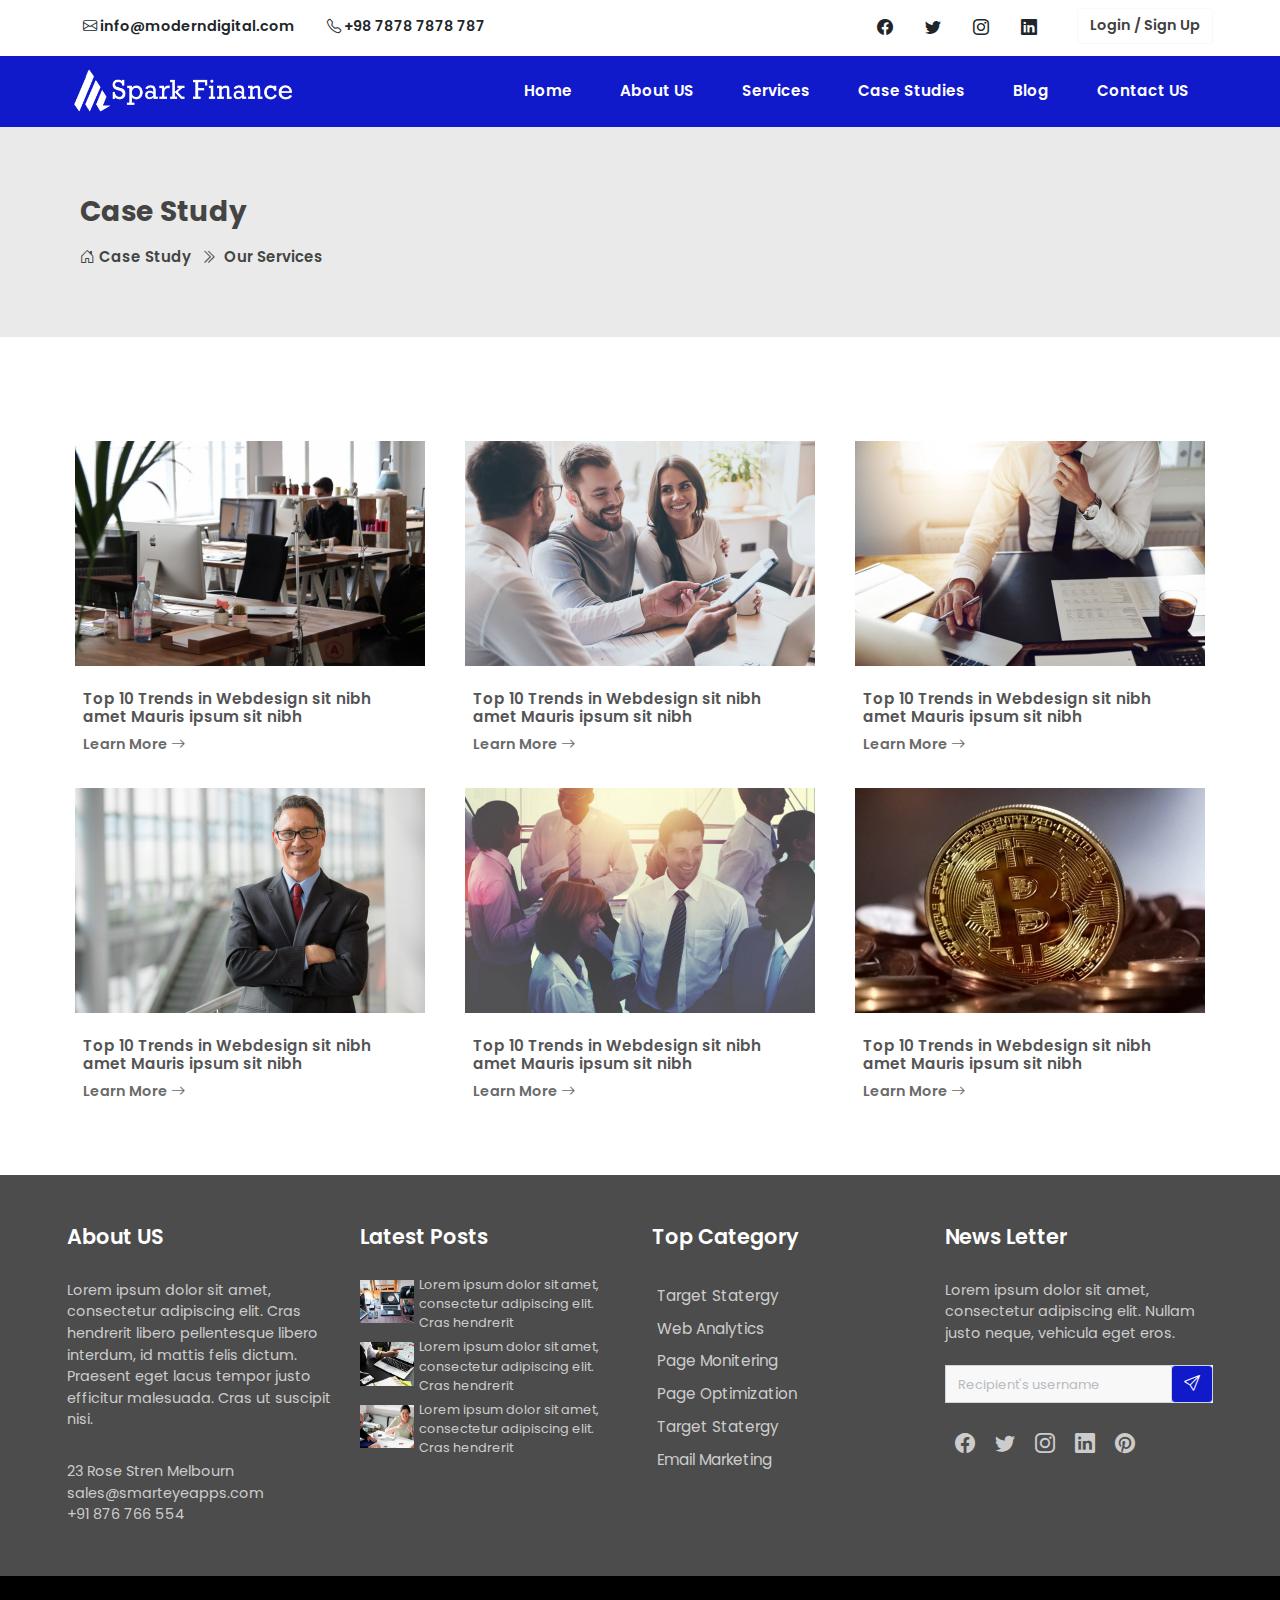
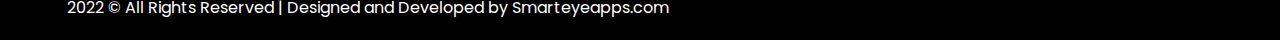
<file: case_study.html>
<!doctype html>
        <html lang="en">
        <head>
            <meta charset="utf-8">
            <meta name="viewport" content="width=device-width, initial-scale=1, shrink-to-fit=no">
            <title>Full Screen Contact Us Form Design | Smarteyeapps.com</title>
            <link rel="shortcut icon" href="assets/images/fav.png" type="image/x-icon">
            <link href="https://fonts.googleapis.com/css2?family=Poppins:wght@300;400;500;600;700;800;900&amp;display=swap" rel="stylesheet">
            <link rel="shortcut icon" href="assets/images/fav.jpg">
            <link rel="stylesheet" href="assets/css/bootstrap.min.css">
            <link rel="stylesheet" href="https://cdn.jsdelivr.net/npm/bootstrap-icons@1.9.1/font/bootstrap-icons.css">
            <link rel="stylesheet" type="text/css" href="assets/css/style.css" />
        </head>
        <body class="bg-white">
          <header>
               <div class="hed-top bg-white">
                    <div class="container">
                        <div class="row">
                            <div class="col-lg-6 d-none d-lg-block">
                                <ul class="text-dark fw-bold fs-8">
                                    <li class="float-start p-3"><i class="bi bi-envelope"></i> info@moderndigital.com</li>
                                    <li class="float-start p-3"><i class="bi bi-telephone"></i> +98 7878 7878 787</li>
                                </ul>
                            </div>
                            <div class="col-lg-6">
                                <ul class="text-dark float-end">
                                    <li class="float-start p-3"><i class="bi bi-facebook"></i></li>
                                    <li class="float-start p-3"><i class="bi bi-twitter"></i></li>
                                    <li class="float-start p-3"><i class="bi bi-instagram"></i></li>
                                    <li class="float-start p-3"><i class="bi bi-linkedin"></i></li>
                                    <li class="float-start pt-2 ms-4">
                                        <button class="btn fs-8 fw-bold btn-light">Login / Sign Up</button>
                                    </li>
                                </ul>
                            </div>
                        </div>
                    </div>
                </div>
            </header>
            <div class="slid-containerww bg-primary">
               <div class="inner">
                   <div class="nav-col">
                        <div class="container">
                            <div class="row">
                                <div class="col-lg-3 pt-2 pb-2 align-items-center">
                                    <a href="index.html"><img class="max-230" src="assets/images/logo.png" alt=""></a>
                                    <a  data-bs-toggle="collapse" data-bs-target="#menu" class="float-end text-white d-lg-none pt-1 ps-3"><i class="bi pt-1 fs-1 cp bi-list"></i></a>
                                </div>
                                <div id="menu" class="col-lg-9 d-none d-lg-block">
                                    <ul class="float-end mul fs-7 text-white d-inline-block">
                                        <li class="float-md-start p-4"><a class="text-white fw-bold" href="index.html">Home</a></li>
                                        <li class="float-md-start p-4"><a class="text-white fw-bold" href="about.html">About US</a></li>
                                        <li class="float-md-start p-4"><a class="text-white fw-bold" href="services.html">Services</a></li>
                                        <li class="float-md-start p-4"><a class="text-white fw-bold" href="case_study.html">Case Studies</a></li>
                                        <li class="float-md-start p-4"><a class="text-white fw-bold" href="blog.html">Blog</a></li>
                                        <li class="float-md-start p-4"><a class="text-white fw-bold" href="contact.html">Contact US</a></li>
                                    </ul>
                                </div>
                            </div>
                        </div>
                    </div>
               </div>
            </div>
            
             <!--  ************************* Page Title Starts Here ************************** -->
             <div class="page-nav no-margin row">
                <div class="container">
                    <div class="row">
                        <h2 class="text-start">Case Study</h2>
                        <ul>
                            <li> <a href="#"><i class="bi bi-house-door"></i> Case Study</a></li>
                            <li><i class="bi bi-chevron-double-right pe-2"></i>Our Services</li>
                        </ul>
                    </div>
                </div>
            </div>
            
            <!--  ************************* Cases Starts Here ************************** -->

         <div id="blog" class="service container-fluid px-4 bg-white py-5">
            <div class="container">
             
                <div class="row mt-5">
                    <div class="col-lg-4 col-md-6 mb-4">
                       <div class="serv-cove rounded bg-white p-2">
                            <img src="assets/images/case/c1.jpeg" alt="">
                            <div class="p-2">
                                <h5 class="mt-3 fs-7 fw-bold">Top 10 Trends in  Webdesign sit nibh amet  Mauris ipsum sit nibh</h5>
                                <span class="float-start fw-bold fs-8"> Learn More <i class="bi bi-arrow-right"></i></span>
                            </div>
                       </div>
                    </div>
                    <div class="col-lg-4 col-md-6 mb-4">
                       <div class="serv-cove rounded bg-white p-2">
                            <img src="assets/images/case/c2.jpg" alt="">
                            <div class="p-2">
                                <h5 class="mt-3 fs-7 fw-bold">Top 10 Trends in  Webdesign sit nibh amet  Mauris ipsum sit nibh</h5>
                                 <span class="float-start fw-bold fs-8"> Learn More <i class="bi bi-arrow-right"></i></span>
                            </div>
                       </div>
                    </div>
                    <div class="col-lg-4 col-md-6 mb-4">
                       <div class="serv-cove rounded bg-white p-2">
                            <img src="assets/images/case/c3.jpg" alt="">
                            <div class="p-2">
                                <h5 class="mt-3 fs-7 fw-bold">Top 10 Trends in  Webdesign sit nibh amet  Mauris ipsum sit nibh</h5>
                                 <span class="float-start fw-bold fs-8"> Learn More <i class="bi bi-arrow-right"></i></span>
                            </div>
                       </div>
                    </div>
                    <div class="col-lg-4 col-md-6 mb-4">
                       <div class="serv-cove rounded bg-white p-2">
                            <img src="assets/images/case/c4.jpg" alt="">
                            <div class="p-2">
                                <h5 class="mt-3 fs-7 fw-bold">Top 10 Trends in  Webdesign sit nibh amet  Mauris ipsum sit nibh</h5>
                                <span class="float-start fw-bold fs-8"> Learn More <i class="bi bi-arrow-right"></i></span>
                            </div>
                       </div>
                    </div>
                    <div class="col-lg-4 col-md-6 mb-4">
                       <div class="serv-cove rounded bg-white p-2">
                            <img src="assets/images/case/c5.jpg" alt="">
                            <div class="p-2">
                                <h5 class="mt-3 fs-7 fw-bold">Top 10 Trends in  Webdesign sit nibh amet  Mauris ipsum sit nibh</h5>
                                 <span class="float-start fw-bold fs-8"> Learn More <i class="bi bi-arrow-right"></i></span>
                            </div>
                       </div>
                    </div>
                    <div class="col-lg-4 col-md-6 mb-4">
                       <div class="serv-cove rounded bg-white p-2">
                            <img src="assets/images/case//c6.jpeg" alt="">
                            <div class="p-2">
                                <h5 class="mt-3 fs-7 fw-bold">Top 10 Trends in  Webdesign sit nibh amet  Mauris ipsum sit nibh</h5>
                                 <span class="float-start fw-bold fs-8"> Learn More <i class="bi bi-arrow-right"></i></span>
                            </div>
                       </div>
                    </div>
                </div>
            </div>
        </div>
           
        
          <!--  ************************* Footer Starts Here ************************** -->

        <footer>
            <div class="inner">
                <div class="container">
                    <div class="row">
                        <div class="col-md-3 foot-about">
                            <h4>About US</h4>

                            <p>Lorem ipsum dolor sit amet, consectetur adipiscing elit. Cras hendrerit libero pellentesque libero interdum, id mattis felis dictum. Praesent eget lacus tempor justo efficitur malesuada. Cras ut suscipit nisi.</p>

                            <ul>
                                <li>23 Rose Stren Melbourn</li>
                                <li>sales@smarteyeapps.com</li>
                                <li>+91 876 766 554</li>
                            </ul>
                        </div>

                        <div class="col-md-3 foot-post">
                            <h4>Latest Posts</h4>

                            <div class="post-row">
                                <div class="image">
                                    <img src="assets/images/blog/blog_01.jpg" alt="">
                                </div>
                                <div class="detail">
                                    <p>Lorem ipsum dolor sit amet, consectetur adipiscing elit. Cras hendrerit </p>
                                </div>
                            </div>

                            <div class="post-row">
                                <div class="image">
                                    <img src="assets/images/blog/blog_02.jpg" alt="">
                                </div>
                                <div class="detail">
                                    <p>Lorem ipsum dolor sit amet, consectetur adipiscing elit. Cras hendrerit </p>
                                </div>
                            </div>

                            <div class="post-row">
                                <div class="image">
                                    <img src="assets/images/blog/blog_03.jpg" alt="">
                                </div>
                                <div class="detail">
                                    <p>Lorem ipsum dolor sit amet, consectetur adipiscing elit. Cras hendrerit </p>
                                </div>
                            </div>
                        </div>

                        <div class="col-md-3 foot-services">
                            <h4>Top Category</h4>

                            <ul>
                                <li><a href="">Target Statergy</a></li>
                                <li><a href="">Web Analytics</a></li>
                                <li><a href="">Page Monitering</a></li>
                                <li><a href="">Page Optimization</a></li>
                                <li><a href="">Target Statergy</a></li>
                                <li><a href="">Email Marketing</a></li>
                            </ul>
                        </div>

                        <div class="col-md-3 foot-news">
                            <h4>News Letter</h4>
                            <p>Lorem ipsum dolor sit amet, consectetur adipiscing elit. Nullam justo neque, vehicula eget eros. </p>

                            <div class="input-group mb-3">
                                <input type="text" class="form-control mb-0" placeholder="Recipient's username" aria-label="Recipient's username" aria-describedby="basic-addon2">
                                <div class="input-group-append">
                                    <span class="input-group-text bg-primary" id="basic-addon2"><i class="bi text-white bi-send"></i></span>
                                </div>
                            </div>

                            <ul>
                                <li><i class="bi bi-facebook"></i></li>
                                <li><i class="bi bi-twitter"></i></li>
                                <li><i class="bi bi-instagram"></i></li>
                                <li><i class="bi bi-linkedin"></i></li>
                                <li><i class="bi bi-pinterest"></i></li>
                            </ul>
                        </div>
                    </div>
                </div>
            </div>
        </footer>
        <div class="copy">
            <div class="container">
                <a href="https://www.smarteyeapps.com/">2022 &copy; All Rights Reserved | Designed and Developed by Smarteyeapps.com</a>

                <span>
                    <a href=""><i class="fab fa-github"></i></a>
                    <a href=""><i class="fab fa-google-plus-g"></i></a>
                    <a href="https://in.pinterest.com/prabnr/pins/"><i class="fab fa-pinterest-p"></i></a>
                    <a href="https://twitter.com/prabinraja89"><i class="fab fa-twitter"></i></a>
                    <a href="https://www.facebook.com/freewebtemplatesbysmarteye"><i class="fab fa-facebook-f"></i></a>
                </span>
            </div>
        </div>


        </body>
        <script src="assets/js/jquery-3.2.1.min.js"></script>
        <script src="assets/js/popper.min.js"></script>
        <script src="assets/js/bootstrap.bundle.min.js"></script>
        <script src="assets/plugins/scroll-fixed/jquery-scrolltofixed-min.js"></script>
        <script src="assets/plugins/testimonial/js/owl.carousel.min.js"></script>
        <script src="assets/js/script.js"></script>

    </html>
</file>
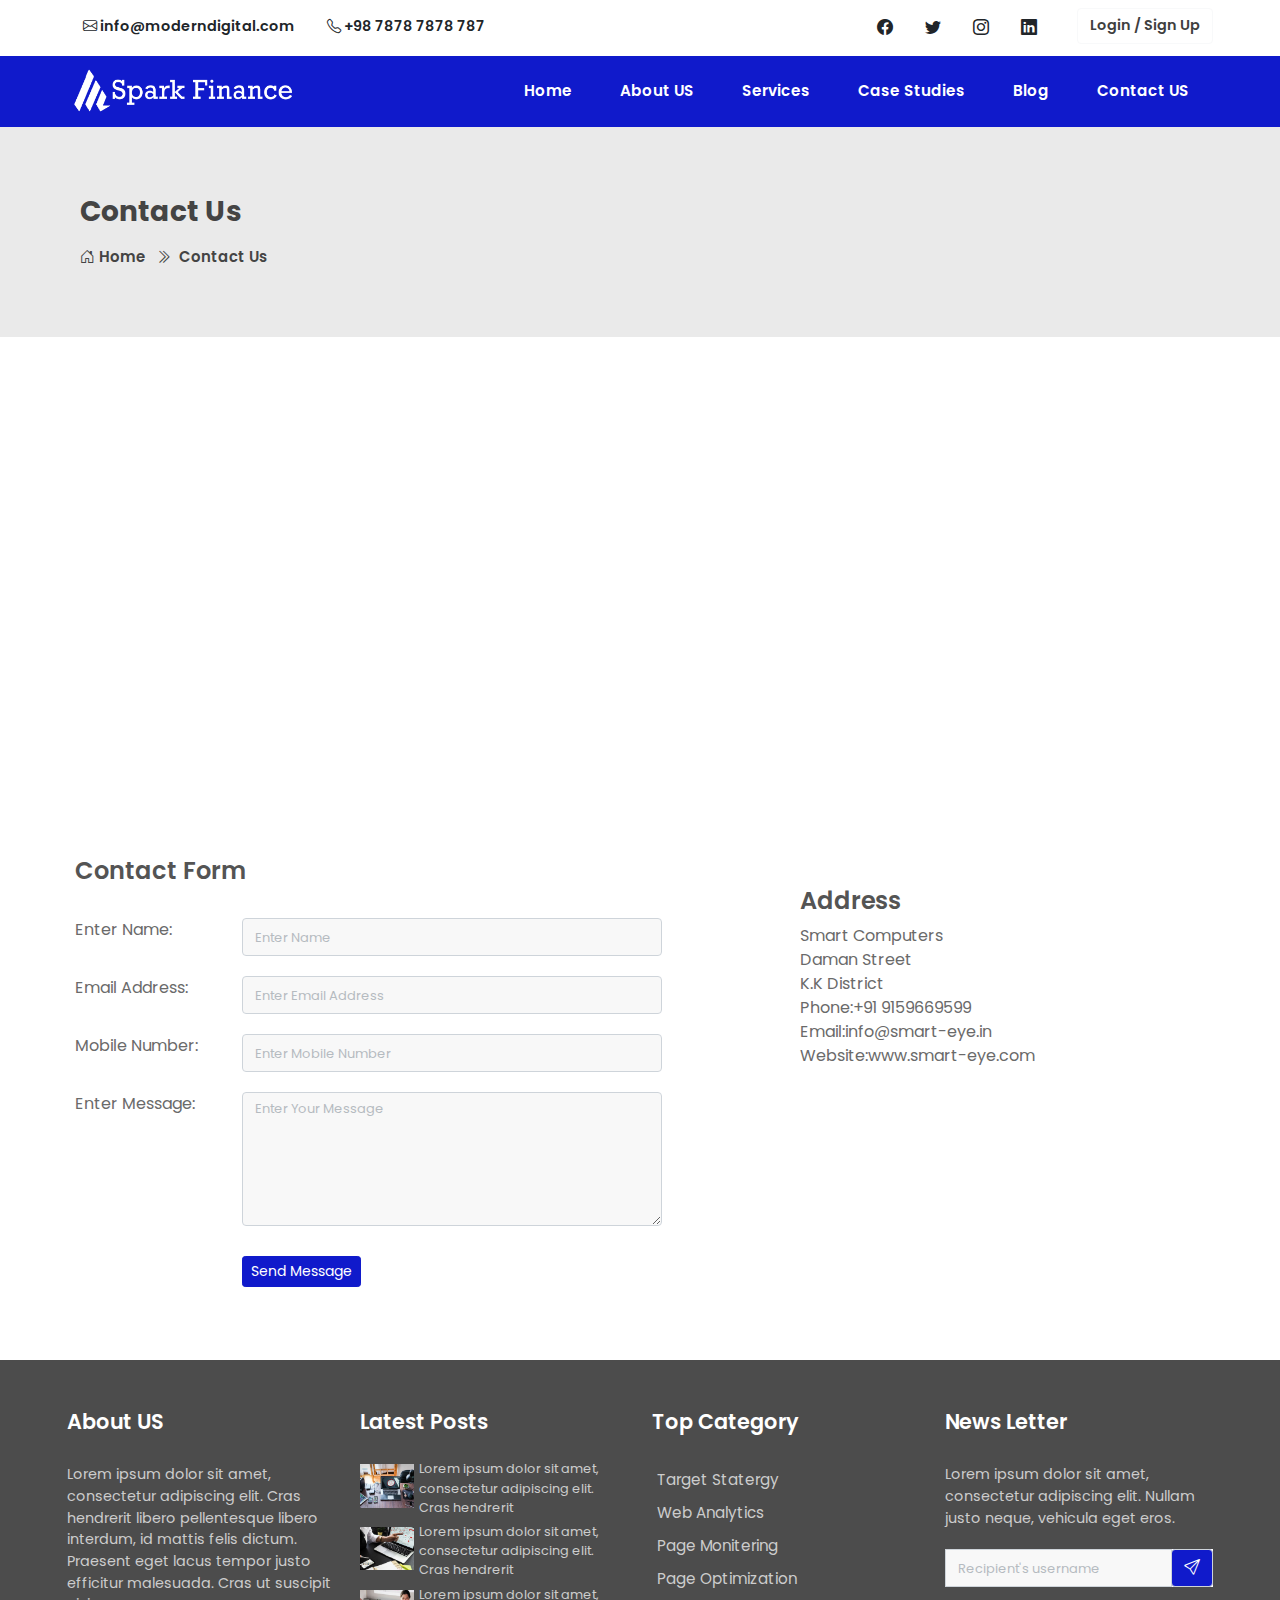
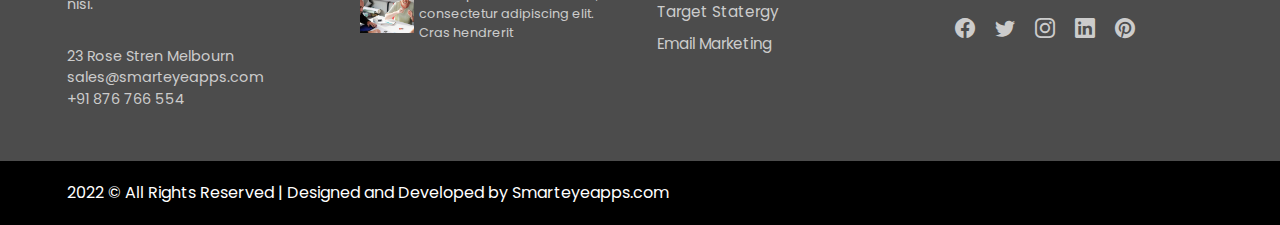
<file: contact.html>
<!doctype html>
        <html lang="en">
        <head>
            <meta charset="utf-8">
            <meta name="viewport" content="width=device-width, initial-scale=1, shrink-to-fit=no">
            <title>Full Screen Contact Us Form Design | Smarteyeapps.com</title>
            <link rel="shortcut icon" href="assets/images/fav.png" type="image/x-icon">
            <link href="https://fonts.googleapis.com/css2?family=Poppins:wght@300;400;500;600;700;800;900&amp;display=swap" rel="stylesheet">
            <link rel="shortcut icon" href="assets/images/fav.jpg">
            <link rel="stylesheet" href="assets/css/bootstrap.min.css">
            <link rel="stylesheet" href="https://cdn.jsdelivr.net/npm/bootstrap-icons@1.9.1/font/bootstrap-icons.css">
            <link rel="stylesheet" type="text/css" href="assets/css/style.css" />
        </head>
        <body class="bg-white">
          <header>
               <div class="hed-top bg-white">
                    <div class="container">
                        <div class="row">
                            <div class="col-lg-6 d-none d-lg-block">
                                <ul class="text-dark fw-bold fs-8">
                                    <li class="float-start p-3"><i class="bi bi-envelope"></i> info@moderndigital.com</li>
                                    <li class="float-start p-3"><i class="bi bi-telephone"></i> +98 7878 7878 787</li>
                                </ul>
                            </div>
                            <div class="col-lg-6">
                                <ul class="text-dark float-end">
                                    <li class="float-start p-3"><i class="bi bi-facebook"></i></li>
                                    <li class="float-start p-3"><i class="bi bi-twitter"></i></li>
                                    <li class="float-start p-3"><i class="bi bi-instagram"></i></li>
                                    <li class="float-start p-3"><i class="bi bi-linkedin"></i></li>
                                    <li class="float-start pt-2 ms-4">
                                        <button class="btn fs-8 fw-bold btn-light">Login / Sign Up</button>
                                    </li>
                                </ul>
                            </div>
                        </div>
                    </div>
                </div>
            </header>
            <div class="slid-containerww bg-primary">
               <div class="inner">
                   <div class="nav-col">
                        <div class="container">
                            <div class="row">
                                <div class="col-lg-3 pt-2 pb-2 align-items-center">
                                    <a href="index.html"><img class="max-230" src="assets/images/logo.png" alt=""></a>
                                    <a  data-bs-toggle="collapse" data-bs-target="#menu" class="float-end text-white d-lg-none pt-1 ps-3"><i class="bi pt-1 fs-1 cp bi-list"></i></a>
                                </div>
                                <div id="menu" class="col-lg-9 d-none d-lg-block">
                                    <ul class="float-end mul fs-7 text-white d-inline-block">
                                        <li class="float-md-start p-4"><a class="text-white fw-bold" href="index.html">Home</a></li>
                                        <li class="float-md-start p-4"><a class="text-white fw-bold" href="about.html">About US</a></li>
                                        <li class="float-md-start p-4"><a class="text-white fw-bold" href="services.html">Services</a></li>
                                        <li class="float-md-start p-4"><a class="text-white fw-bold" href="case_study.html">Case Studies</a></li>
                                        <li class="float-md-start p-4"><a class="text-white fw-bold" href="blog.html">Blog</a></li>
                                        <li class="float-md-start p-4"><a class="text-white fw-bold" href="contact.html">Contact US</a></li>
                                    </ul>
                                </div>
                            </div>
                        </div>
                    </div>
               </div>
            </div>
            
             <!--  ************************* Page Title Starts Here ************************** -->
             <div class="page-nav no-margin row">
                <div class="container">
                    <div class="row">
                        <h2 class="text-start">Contact Us</h2>
                        <ul>
                            <li> <a href="#"><i class="bi bi-house-door"></i> Home</a></li>
                            <li><i class="bi bi-chevron-double-right pe-2"></i>Contact Us</li>
                        </ul>
                    </div>
                </div>
            </div>
            
            <!--  ************************* Contact Us Starts Here ************************** -->

        <div style="margin-top:0px;" class="row no-margin">

            <iframe style="width:100%" src="https://www.google.com/maps/embed?pb=!1m14!1m12!1m3!1d249759.19784092825!2d79.10145254589841!3d12.009924873581818!2m3!1f0!2f0!3f0!3m2!1i1024!2i768!4f13.1!5e0!3m2!1sen!2sin!4v1448883859107"  height="450" frameborder="0" style="border:0" allowfullscreen></iframe>


          </div>

          <div class="row contact-rooo big-padding no-margin">
            <div class="container">
               <div class="row">


                <div style="padding:20px" class="col-sm-7">
                <h2 class="fs-4 fw-bold" >Contact Form</h2> <br>
                    <div class="row cont-row">
                        <div  class="col-sm-3"><label>Enter Name </label><span>:</span></div>
                        <div class="col-sm-8"><input type="text" placeholder="Enter Name" name="name" class="form-control input-sm"  ></div>
                    </div>
                    <div  class="row cont-row">
                        <div  class="col-sm-3"><label>Email Address </label><span>:</span></div>
                        <div class="col-sm-8"><input type="text" name="name" placeholder="Enter Email Address" class="form-control input-sm"  ></div>
                    </div>
                     <div  class="row cont-row">
                        <div  class="col-sm-3"><label>Mobile Number</label><span>:</span></div>
                        <div class="col-sm-8"><input type="text" name="name" placeholder="Enter Mobile Number" class="form-control input-sm"  ></div>
                    </div>
                     <div  class="row cont-row">
                        <div  class="col-sm-3"><label>Enter Message</label><span>:</span></div>
                        <div class="col-sm-8">
                          <textarea rows="5" placeholder="Enter Your Message" class="form-control input-sm"></textarea>
                        </div>
                    </div>
                     <div style="margin-top:10px;" class="row">
                        <div style="padding-top:10px;" class="col-sm-3"><label></label></div>
                        <div class="col-sm-8">
                         <button class="btn btn-primary btn-sm">Send Message</button>
                        </div>
                    </div>
                </div>
                 <div class="col-sm-5">    
                      <div style="margin:50px" class="serv"> 
                        <h2 class="fs-4 fw-bold" style="margin-top:10px;">Address</h2>
                        Smart Computers <br>
                        Daman Street<br>
                        K.K District<br>
                        Phone:+91 9159669599<br>
                        Email:info@smart-eye.in<br>
                        Website:www.smart-eye.com<br>

                   </div>    
                 </div>
              </div>
            </div>
          </div>
           
        
          <!--  ************************* Footer Starts Here ************************** -->

        <footer>
            <div class="inner">
                <div class="container">
                    <div class="row">
                        <div class="col-md-3 foot-about">
                            <h4>About US</h4>

                            <p>Lorem ipsum dolor sit amet, consectetur adipiscing elit. Cras hendrerit libero pellentesque libero interdum, id mattis felis dictum. Praesent eget lacus tempor justo efficitur malesuada. Cras ut suscipit nisi.</p>

                            <ul>
                                <li>23 Rose Stren Melbourn</li>
                                <li>sales@smarteyeapps.com</li>
                                <li>+91 876 766 554</li>
                            </ul>
                        </div>

                        <div class="col-md-3 foot-post">
                            <h4>Latest Posts</h4>

                            <div class="post-row">
                                <div class="image">
                                    <img src="assets/images/blog/blog_01.jpg" alt="">
                                </div>
                                <div class="detail">
                                    <p>Lorem ipsum dolor sit amet, consectetur adipiscing elit. Cras hendrerit </p>
                                </div>
                            </div>

                            <div class="post-row">
                                <div class="image">
                                    <img src="assets/images/blog/blog_02.jpg" alt="">
                                </div>
                                <div class="detail">
                                    <p>Lorem ipsum dolor sit amet, consectetur adipiscing elit. Cras hendrerit </p>
                                </div>
                            </div>

                            <div class="post-row">
                                <div class="image">
                                    <img src="assets/images/blog/blog_03.jpg" alt="">
                                </div>
                                <div class="detail">
                                    <p>Lorem ipsum dolor sit amet, consectetur adipiscing elit. Cras hendrerit </p>
                                </div>
                            </div>
                        </div>

                        <div class="col-md-3 foot-services">
                            <h4>Top Category</h4>

                            <ul>
                                <li><a href="">Target Statergy</a></li>
                                <li><a href="">Web Analytics</a></li>
                                <li><a href="">Page Monitering</a></li>
                                <li><a href="">Page Optimization</a></li>
                                <li><a href="">Target Statergy</a></li>
                                <li><a href="">Email Marketing</a></li>
                            </ul>
                        </div>

                        <div class="col-md-3 foot-news">
                            <h4>News Letter</h4>
                            <p>Lorem ipsum dolor sit amet, consectetur adipiscing elit. Nullam justo neque, vehicula eget eros. </p>

                            <div class="input-group mb-3">
                                <input type="text" class="form-control mb-0" placeholder="Recipient's username" aria-label="Recipient's username" aria-describedby="basic-addon2">
                                <div class="input-group-append">
                                    <span class="input-group-text bg-primary" id="basic-addon2"><i class="bi text-white bi-send"></i></span>
                                </div>
                            </div>

                            <ul>
                                <li><i class="bi bi-facebook"></i></li>
                                <li><i class="bi bi-twitter"></i></li>
                                <li><i class="bi bi-instagram"></i></li>
                                <li><i class="bi bi-linkedin"></i></li>
                                <li><i class="bi bi-pinterest"></i></li>
                            </ul>
                        </div>
                    </div>
                </div>
            </div>
        </footer>
        <div class="copy">
            <div class="container">
                <a href="https://www.smarteyeapps.com/">2022 &copy; All Rights Reserved | Designed and Developed by Smarteyeapps.com</a>

                <span>
                    <a href=""><i class="fab fa-github"></i></a>
                    <a href=""><i class="fab fa-google-plus-g"></i></a>
                    <a href="https://in.pinterest.com/prabnr/pins/"><i class="fab fa-pinterest-p"></i></a>
                    <a href="https://twitter.com/prabinraja89"><i class="fab fa-twitter"></i></a>
                    <a href="https://www.facebook.com/freewebtemplatesbysmarteye"><i class="fab fa-facebook-f"></i></a>
                </span>
            </div>
        </div>


        </body>
        <script src="assets/js/jquery-3.2.1.min.js"></script>
        <script src="assets/js/popper.min.js"></script>
        <script src="assets/js/bootstrap.bundle.min.js"></script>
        <script src="assets/plugins/scroll-fixed/jquery-scrolltofixed-min.js"></script>
        <script src="assets/plugins/testimonial/js/owl.carousel.min.js"></script>
        <script src="assets/js/script.js"></script>

    </html>
</file>
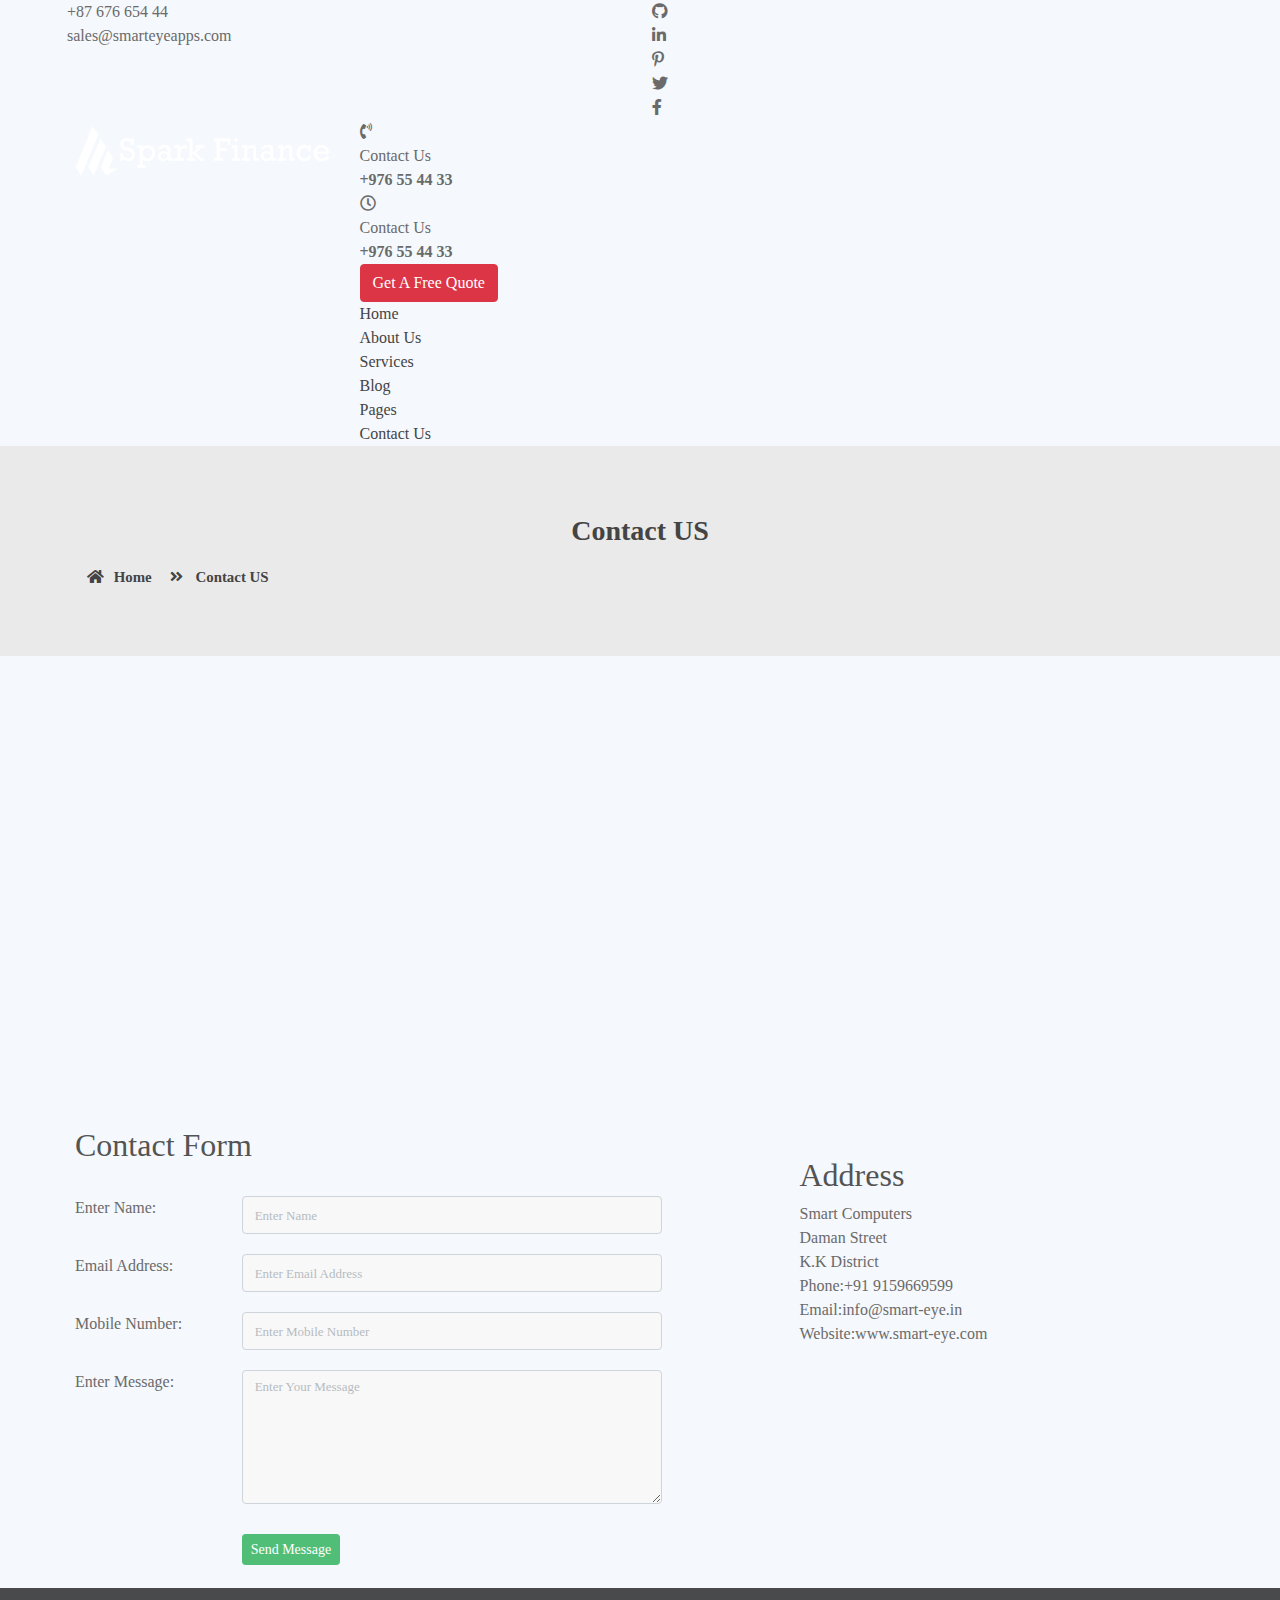
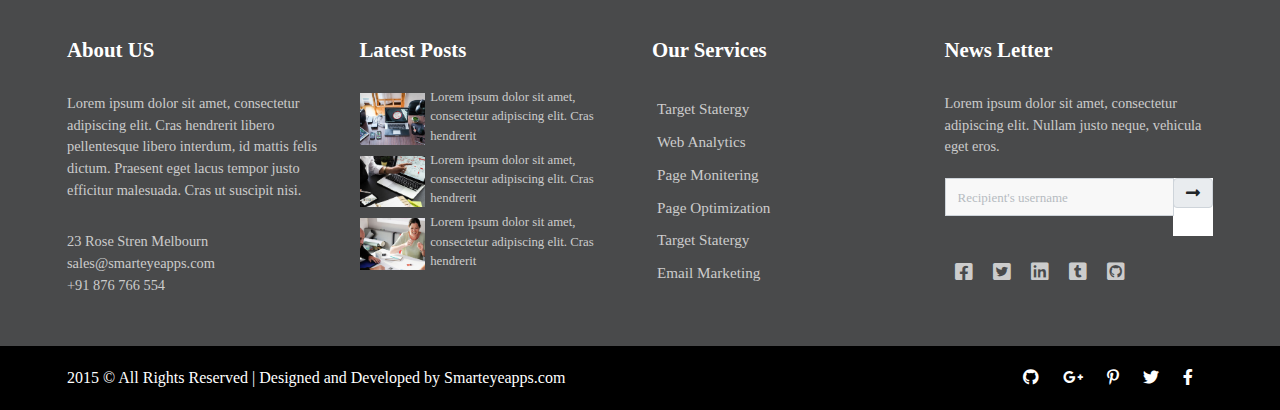
<file: contact_us.html>
<!doctype html>
<html lang="en">

<head>
    <meta charset="utf-8">
    <meta name="viewport" content="width=device-width, initial-scale=1.0, maximum-scale=1.0, shrink-to-fit=no, user-scalable=no">
    <title> Free Computer Service Website Template | Smarteyeapps.com</title>

    <link rel="shortcut icon" href="assets/images/fav.jpg">
    <link rel="stylesheet" href="assets/css/bootstrap.min.css">
    <link rel="stylesheet" href="assets/css/fontawsom-all.min.css">
    <link rel="stylesheet" href="assets/css/animate.css">
    <link rel="stylesheet" href="assets/plugins/slider/css/owl.carousel.min.css">
    <link rel="stylesheet" href="assets/plugins/slider/css/owl.theme.default.css">
    <link rel="stylesheet" type="text/css" href="assets/css/style.css" />
</head>

<body>

    <!--####################### Header Starts Here ###################-->
    <header class="container-fluid">
        <div class="header-top">
            <div class="container">
                <div class="row">
                    <div class="col-md-6">
                        <ul class="cont-det">
                            <li>+87 676 654 44</li>
                            <li>sales@smarteyeapps.com</li>
                        </ul>
                    </div>
                    <div class="col-md-6 d-none d-lg-block">
                        <ul class="social-link">
                            <li><a><i class="fab fa-github"></i></a></li>
                            <li><a><i class="fab fa-linkedin-in"></i></a></li>
                            <li> <a><i class="fab fa-pinterest-p"></i></a></li>
                            <li><a><i class="fab fa-twitter"></i></a></li>
                            <li> <a><i class="fab fa-facebook-f"></i></a></li>
                        </ul>
                    </div>
                </div>
            </div>
        </div>
        <div class="header-bottom">
            <div class="container">
                <div class="row">
                    <div class="col-md-3 logo">
                        <a href="index.html">
                                <img src="assets/images/logo.png" alt="">
                        </a>
                        
                        <a data-toggle="collapse" data-target="#nav-head" href="#nav-head" ><i class="fas d-block d-md-none small-menu fa-bars"></i></a>
                    </div>
                    <div class="col-md-9 ">
                        <div class="contact d-none d-md-block">
                            <ul>
                                <li>
                                    <div class="cont-ro">
                                        <div class="ico">
                                            <i class="fas fa-phone-volume"></i>
                                        </div>
                                        <div class="det">
                                            <p>Contact Us</p>
                                            <b>+976 55 44 33</b>
                                        </div>
                                    </div>
                                </li>
                                <li>
                                    <div class="cont-ro">
                                        <div class="ico">
                                            <i class="far fa-clock"></i>
                                        </div>
                                        <div class="det">
                                            <p>Contact Us</p>
                                            <b>+976 55 44 33</b>
                                        </div>
                                    </div>
                                </li>
                                <li>
                                    <div class="cont-ro">
                                       <button class="btn btn-danger">Get A Free Quote</button>
                                    </div>
                                </li>
                            </ul>
                        </div>
                        <div id="nav-head" class="nav-part d-none d-md-block">
                            <ul>
                                <li><a href="index.html">Home</a></li>
                                <li><a href="about_us.html">About Us</a></li>
                                <li><a href="services.html">Services</a></li>
                                <li><a href="blog.html">Blog</a></li>
                                <li><a href="">Pages</a></li>
                                <li><a href="contact_us.html">Contact Us</a></li>
                            </ul>
                        </div>
                    </div>
                </div>
            </div>
        </div>
    </header>

     <!--  ************************* Page Title Starts Here ************************** -->
     <div class="page-nav no-margin row">
            <div class="container">
                <div class="row">
                    <h2>Contact US</h2>
                    <ul>
                        <li> <a href="#"><i class="fas fa-home"></i> Home</a></li>
                        <li><i class="fas fa-angle-double-right"></i> Contact US</li>
                    </ul>
                </div>
            </div>
        </div>


   <!--###################### Contact US Starts Here ############################-->
        

        
   <div style="margin-top:0px;" class="row no-margin">
        
        <iframe style="width:100%" src="https://www.google.com/maps/embed?pb=!1m14!1m12!1m3!1d249759.19784092825!2d79.10145254589841!3d12.009924873581818!2m3!1f0!2f0!3f0!3m2!1i1024!2i768!4f13.1!5e0!3m2!1sen!2sin!4v1448883859107"  height="450" frameborder="0" style="border:0" allowfullscreen></iframe>


      </div>

      <div class="row contact-rooo no-margin">
        <div class="container">
           <div class="row">
               
          
            <div style="padding:20px" class="col-sm-7">
            <h2 >Contact Form</h2> <br>
                <div class="row cont-row">
                    <div  class="col-sm-3"><label>Enter Name </label><span>:</span></div>
                    <div class="col-sm-8"><input type="text" placeholder="Enter Name" name="name" class="form-control input-sm"  ></div>
                </div>
                <div  class="row cont-row">
                    <div  class="col-sm-3"><label>Email Address </label><span>:</span></div>
                    <div class="col-sm-8"><input type="text" name="name" placeholder="Enter Email Address" class="form-control input-sm"  ></div>
                </div>
                 <div  class="row cont-row">
                    <div  class="col-sm-3"><label>Mobile Number</label><span>:</span></div>
                    <div class="col-sm-8"><input type="text" name="name" placeholder="Enter Mobile Number" class="form-control input-sm"  ></div>
                </div>
                 <div  class="row cont-row">
                    <div  class="col-sm-3"><label>Enter Message</label><span>:</span></div>
                    <div class="col-sm-8">
                      <textarea rows="5" placeholder="Enter Your Message" class="form-control input-sm"></textarea>
                    </div>
                </div>
                 <div style="margin-top:10px;" class="row">
                    <div style="padding-top:10px;" class="col-sm-3"><label></label></div>
                    <div class="col-sm-8">
                     <button class="btn btn-success btn-sm">Send Message</button>
                    </div>
                </div>
            </div>
             <div class="col-sm-5">
                    
                  <div style="margin:50px" class="serv"> 
                
               
             
                              
              
          <h2 style="margin-top:10px;">Address</h2>

    Smart Computers <br>
    Daman Street<br>
    K.K District<br>
    Phone:+91 9159669599<br>
    Email:info@smart-eye.in<br>
    Website:www.smart-eye.com<br>

 
       
            
                
                
              
           </div>    
                
             
         </div>

            </div>
        </div>
        
      </div>
    
    <!--####################### footer Starts Here ###################-->
    <footer>
        <div class="inner">
            <div class="container">
                <div class="row">
                    <div class="col-md-3 foot-about">
                        <h4>About US</h4>

                        <p>Lorem ipsum dolor sit amet, consectetur adipiscing elit. Cras hendrerit libero pellentesque libero interdum, id mattis felis dictum. Praesent eget lacus tempor justo efficitur malesuada. Cras ut suscipit nisi.</p>

                        <ul>
                            <li>23 Rose Stren Melbourn</li>
                            <li>sales@smarteyeapps.com</li>
                            <li>+91 876 766 554</li>
                        </ul>
                    </div>

                    <div class="col-md-3 foot-post">
                        <h4>Latest Posts</h4>

                        <div class="post-row">
                            <div class="image">
                                <img src="assets/images/blog/blog_01.jpg" alt="">
                            </div>
                            <div class="detail">
                                <p>Lorem ipsum dolor sit amet, consectetur adipiscing elit. Cras hendrerit </p>
                            </div>
                        </div>

                        <div class="post-row">
                            <div class="image">
                                <img src="assets/images/blog/blog_02.jpg" alt="">
                            </div>
                            <div class="detail">
                                <p>Lorem ipsum dolor sit amet, consectetur adipiscing elit. Cras hendrerit </p>
                            </div>
                        </div>

                        <div class="post-row">
                            <div class="image">
                                <img src="assets/images/blog/blog_03.jpg" alt="">
                            </div>
                            <div class="detail">
                                <p>Lorem ipsum dolor sit amet, consectetur adipiscing elit. Cras hendrerit </p>
                            </div>
                        </div>
                    </div>

                    <div class="col-md-3 foot-services">
                        <h4>Our Services</h4>

                        <ul>
                            <li><a href="">Target Statergy</a></li>
                            <li><a href="">Web Analytics</a></li>
                            <li><a href="">Page Monitering</a></li>
                            <li><a href="">Page Optimization</a></li>
                            <li><a href="">Target Statergy</a></li>
                            <li><a href="">Email Marketing</a></li>
                        </ul>
                    </div>

                    <div class="col-md-3 foot-news">
                        <h4>News Letter</h4>
                        <p>Lorem ipsum dolor sit amet, consectetur adipiscing elit. Nullam justo neque, vehicula eget eros. </p>

                        <div class="input-group mb-3">
                            <input type="text" class="form-control" placeholder="Recipient's username" aria-label="Recipient's username" aria-describedby="basic-addon2">
                            <div class="input-group-append">
                                <span class="input-group-text" id="basic-addon2"><i class="fas fa-long-arrow-alt-right"></i></span>
                            </div>
                        </div>

                        <ul>
                            <li><i class="fab fa-facebook-square"></i></li>
                            <li><i class="fab fa-twitter-square"></i></li>
                            <li><i class="fab fa-linkedin"></i></li>
                            <li><i class="fab fa-tumblr-square"></i></li>
                            <li><i class="fab fa-github-square"></i></li>
                        </ul>
                    </div>
                </div>
            </div>
        </div>
    </footer>
    <div class="copy">
        <div class="container">
            <a href="https://www.smarteyeapps.com/">2015 &copy; All Rights Reserved | Designed and Developed by Smarteyeapps.com</a>

            <span>
                <a href=""><i class="fab fa-github"></i></a>
                <a href=""><i class="fab fa-google-plus-g"></i></a>
                <a href="https://in.pinterest.com/prabnr/pins/"><i class="fab fa-pinterest-p"></i></a>
                <a href="https://twitter.com/prabinraja89"><i class="fab fa-twitter"></i></a>
                <a href="https://www.facebook.com/freewebtemplatesbysmarteye"><i class="fab fa-facebook-f"></i></a>
            </span>
        </div>

    </div>

</body>
<script src="assets/js/jquery-3.2.1.min.js"></script>
<script src="assets/js/popper.min.js"></script>
<script src="assets/js/bootstrap.min.js"></script>
<script src="assets/plugins/scroll-fixed/jquery-scrolltofixed-min.js"></script>
<script src="assets/plugins/slider/js/owl.carousel.min.js"></script>
<script src="assets/js/script.js"></script>


</html>
</file>
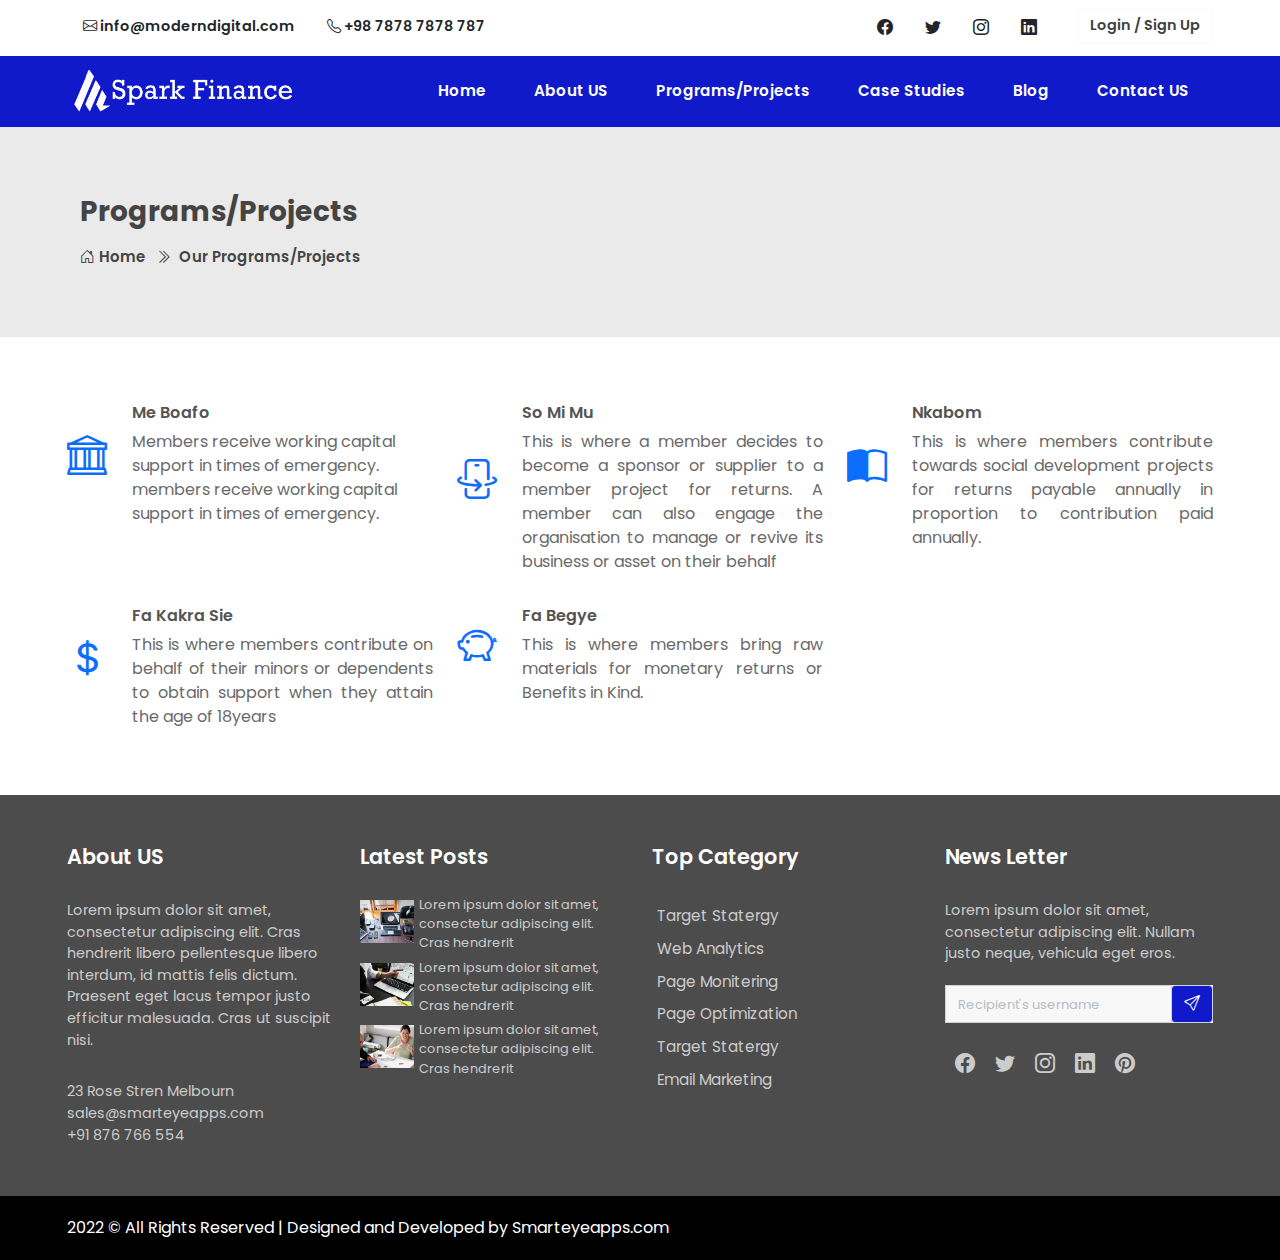
<file: services.html>
<!doctype html>
        <html lang="en">
        <head>
            <meta charset="utf-8">
            <meta name="viewport" content="width=device-width, initial-scale=1, shrink-to-fit=no">
            <title>Full Screen Contact Us Form Design | Smarteyeapps.com</title>
            <link rel="shortcut icon" href="assets/images/fav.png" type="image/x-icon">
            <link href="https://fonts.googleapis.com/css2?family=Poppins:wght@300;400;500;600;700;800;900&amp;display=swap" rel="stylesheet">
            <link rel="shortcut icon" href="assets/images/fav.jpg">
            <link rel="stylesheet" href="assets/css/bootstrap.min.css">
            <link rel="stylesheet" href="https://cdn.jsdelivr.net/npm/bootstrap-icons@1.9.1/font/bootstrap-icons.css">
            <link rel="stylesheet" type="text/css" href="assets/css/style.css" />
        </head>
        <body class="bg-white">
          <header>
               <div class="hed-top bg-white">
                    <div class="container">
                        <div class="row">
                            <div class="col-lg-6 d-none d-lg-block">
                                <ul class="text-dark fw-bold fs-8">
                                    <li class="float-start p-3"><i class="bi bi-envelope"></i> info@moderndigital.com</li>
                                    <li class="float-start p-3"><i class="bi bi-telephone"></i> +98 7878 7878 787</li>
                                </ul>
                            </div>
                            <div class="col-lg-6">
                                <ul class="text-dark float-end">
                                    <li class="float-start p-3"><i class="bi bi-facebook"></i></li>
                                    <li class="float-start p-3"><i class="bi bi-twitter"></i></li>
                                    <li class="float-start p-3"><i class="bi bi-instagram"></i></li>
                                    <li class="float-start p-3"><i class="bi bi-linkedin"></i></li>
                                    <li class="float-start pt-2 ms-4">
                                        <button class="btn fs-8 fw-bold btn-light">Login / Sign Up</button>
                                    </li>
                                </ul>
                            </div>
                        </div>
                    </div>
                </div>
            </header>
            <div class="slid-containerww bg-primary">
               <div class="inner">
                   <div class="nav-col">
                        <div class="container">
                            <div class="row">
                                <div class="col-lg-3 pt-2 pb-2 align-items-center">
                                    <a href="index.html"><img class="max-230" src="assets/images/logo.png" alt=""></a>
                                    <a  data-bs-toggle="collapse" data-bs-target="#menu" class="float-end text-white d-lg-none pt-1 ps-3"><i class="bi pt-1 fs-1 cp bi-list"></i></a>
                                </div>
                                <div id="menu" class="col-lg-9 d-none d-lg-block">
                                    <ul class="float-end mul fs-7 text-white d-inline-block">
                                        <li class="float-md-start p-4"><a class="text-white fw-bold" href="index.html">Home</a></li>
                                        <li class="float-md-start p-4"><a class="text-white fw-bold" href="about.html">About US</a></li>
                                        <li class="float-md-start p-4"><a class="text-white fw-bold" href="services.html">Programs/Projects</a></li>
                                        <li class="float-md-start p-4"><a class="text-white fw-bold" href="case_study.html">Case Studies</a></li>
                                        <li class="float-md-start p-4"><a class="text-white fw-bold" href="blog.html">Blog</a></li>
                                        <li class="float-md-start p-4"><a class="text-white fw-bold" href="contact.html">Contact US</a></li>
                                    </ul>
                                </div>
                            </div>
                        </div>
                    </div>
               </div>
            </div>
            
             <!--  ************************* Page Title Starts Here ************************** -->
             <div class="page-nav no-margin row">
                <div class="container">
                    <div class="row">
                        <h2 class="text-start">Programs/Projects</h2>
                        <ul>
                            <li> <a href="#"><i class="bi bi-house-door"></i> Home</a></li>
                            <li><i class="bi bi-chevron-double-right pe-2"></i>Our Programs/Projects</li>
                        </ul>
                    </div>
                </div>
            </div>

          <!--####################### Services Starts Here ###################-->
          
          
          <div class="service-section big-padding">
            <div class="container">
                <div class="service-row row">
                    <div class="col-md-4 mb-3">
                        <div class="row">
                            <div class="col-2 align-self-center pe-0">
                                <i class="bi text-primary fs-1 bi-bank"></i>
                            </div>
                            <div class="col-10">
                                 <h4 class="fs-6 fw-bold mt-3">Me Boafo </h4>
                                   <p  text-align: justify;>Members receive working capital support in times of emergency.</p>
                                   <p style="">members receive working capital support in times of emergency.</p>
                            </div>
                        </div>
                    </div>
                    <div class="col-md-4 mb-3">
                        <div class="row">
                            <div class="col-2 align-self-center pe-0">
                                <i class="bi fs-1 text-primary bi-phone-flip"></i>
                            </div>
                            <div class="col-10">
                                <h4 class="fs-6 fw-bold mt-3">So Mi Mu</h4>
                                <p style=" text-align: justify;">This is where a member decides to become a sponsor or supplier to a member project for returns.  A member can also engage the organisation to manage or revive its business or asset on their behalf </p>
                            </div>
                        </div>
                    </div>
                    <div class="col-md-4 mb-3">
                        <div class="row">
                            <div class="col-2 align-self-center pe-0">
                                <i class="bi fs-1 text-primary bi-book-half"></i>
                            </div>
                            <div class="col-10">
                                 <h4 class="fs-6 fw-bold mt-3">Nkabom</h4>
                                   <p  style="text-align: justify;">This is where members contribute towards social development projects for returns payable annually in proportion to contribution paid annually.</p>
                            </div>
                        </div>
                    </div>
                    <div class="col-md-4 mb-3">
                        <div class="row">
                            <div class="col-2 align-self-center pe-0">
                                <i class="bi fs-1 text-primary bi-currency-dollar"></i>
                            </div>
                            <div class="col-10">
                                <h4 class="fs-6 fw-bold mt-3">Fa Kakra Sie</h4>
                                 <p  style="text-align: justify;">This is where members contribute on behalf of their minors or dependents to obtain support when they attain the age of 18years</p>
                            </div>
                        </div>
                    </div>
                    <div class="col-md-4 mb-3">
                        <div class="row">
                            <div class="col-2 align-self-center pe-0">
                               <i class="bi fs-1 text-primary bi-piggy-bank"></i>
                            </div>
                            <div class="col-10">
                                 <h4 class="fs-6 fw-bold mt-3">Fa Begye </h4>
                                   <p style="text-align: justify;">This is where members bring raw materials for monetary returns or Benefits in Kind.</p>
                            </div>
                        </div>
                    </div>
                    
                   
                  
                </div>
            </div>
        </div>
           
        
          <!--  ************************* Footer Starts Here ************************** -->

        <footer>
            <div class="inner">
                <div class="container">
                    <div class="row">
                        <div class="col-md-3 foot-about">
                            <h4>About US</h4>

                            <p>Lorem ipsum dolor sit amet, consectetur adipiscing elit. Cras hendrerit libero pellentesque libero interdum, id mattis felis dictum. Praesent eget lacus tempor justo efficitur malesuada. Cras ut suscipit nisi.</p>

                            <ul>
                                <li>23 Rose Stren Melbourn</li>
                                <li>sales@smarteyeapps.com</li>
                                <li>+91 876 766 554</li>
                            </ul>
                        </div>

                        <div class="col-md-3 foot-post">
                            <h4>Latest Posts</h4>

                            <div class="post-row">
                                <div class="image">
                                    <img src="assets/images/blog/blog_01.jpg" alt="">
                                </div>
                                <div class="detail">
                                    <p>Lorem ipsum dolor sit amet, consectetur adipiscing elit. Cras hendrerit </p>
                                </div>
                            </div>

                            <div class="post-row">
                                <div class="image">
                                    <img src="assets/images/blog/blog_02.jpg" alt="">
                                </div>
                                <div class="detail">
                                    <p>Lorem ipsum dolor sit amet, consectetur adipiscing elit. Cras hendrerit </p>
                                </div>
                            </div>

                            <div class="post-row">
                                <div class="image">
                                    <img src="assets/images/blog/blog_03.jpg" alt="">
                                </div>
                                <div class="detail">
                                    <p>Lorem ipsum dolor sit amet, consectetur adipiscing elit. Cras hendrerit </p>
                                </div>
                            </div>
                        </div>

                        <div class="col-md-3 foot-services">
                            <h4>Top Category</h4>

                            <ul>
                                <li><a href="">Target Statergy</a></li>
                                <li><a href="">Web Analytics</a></li>
                                <li><a href="">Page Monitering</a></li>
                                <li><a href="">Page Optimization</a></li>
                                <li><a href="">Target Statergy</a></li>
                                <li><a href="">Email Marketing</a></li>
                            </ul>
                        </div>

                        <div class="col-md-3 foot-news">
                            <h4>News Letter</h4>
                            <p>Lorem ipsum dolor sit amet, consectetur adipiscing elit. Nullam justo neque, vehicula eget eros. </p>

                            <div class="input-group mb-3">
                                <input type="text" class="form-control mb-0" placeholder="Recipient's username" aria-label="Recipient's username" aria-describedby="basic-addon2">
                                <div class="input-group-append">
                                    <span class="input-group-text bg-primary" id="basic-addon2"><i class="bi text-white bi-send"></i></span>
                                </div>
                            </div>

                            <ul>
                                <li><i class="bi bi-facebook"></i></li>
                                <li><i class="bi bi-twitter"></i></li>
                                <li><i class="bi bi-instagram"></i></li>
                                <li><i class="bi bi-linkedin"></i></li>
                                <li><i class="bi bi-pinterest"></i></li>
                            </ul>
                        </div>
                    </div>
                </div>
            </div>
        </footer>
        <div class="copy">
            <div class="container">
                <a href="https://www.smarteyeapps.com/">2022 &copy; All Rights Reserved | Designed and Developed by Smarteyeapps.com</a>

                <span>
                    <a href=""><i class="fab fa-github"></i></a>
                    <a href=""><i class="fab fa-google-plus-g"></i></a>
                    <a href="https://in.pinterest.com/prabnr/pins/"><i class="fab fa-pinterest-p"></i></a>
                    <a href="https://twitter.com/prabinraja89"><i class="fab fa-twitter"></i></a>
                    <a href="https://www.facebook.com/freewebtemplatesbysmarteye"><i class="fab fa-facebook-f"></i></a>
                </span>
            </div>
        </div>


        </body>
        <script src="assets/js/jquery-3.2.1.min.js"></script>
        <script src="assets/js/popper.min.js"></script>
        <script src="assets/js/bootstrap.bundle.min.js"></script>
        <script src="assets/plugins/scroll-fixed/jquery-scrolltofixed-min.js"></script>
        <script src="assets/plugins/testimonial/js/owl.carousel.min.js"></script>
        <script src="assets/js/script.js"></script>

    </html>
</file>
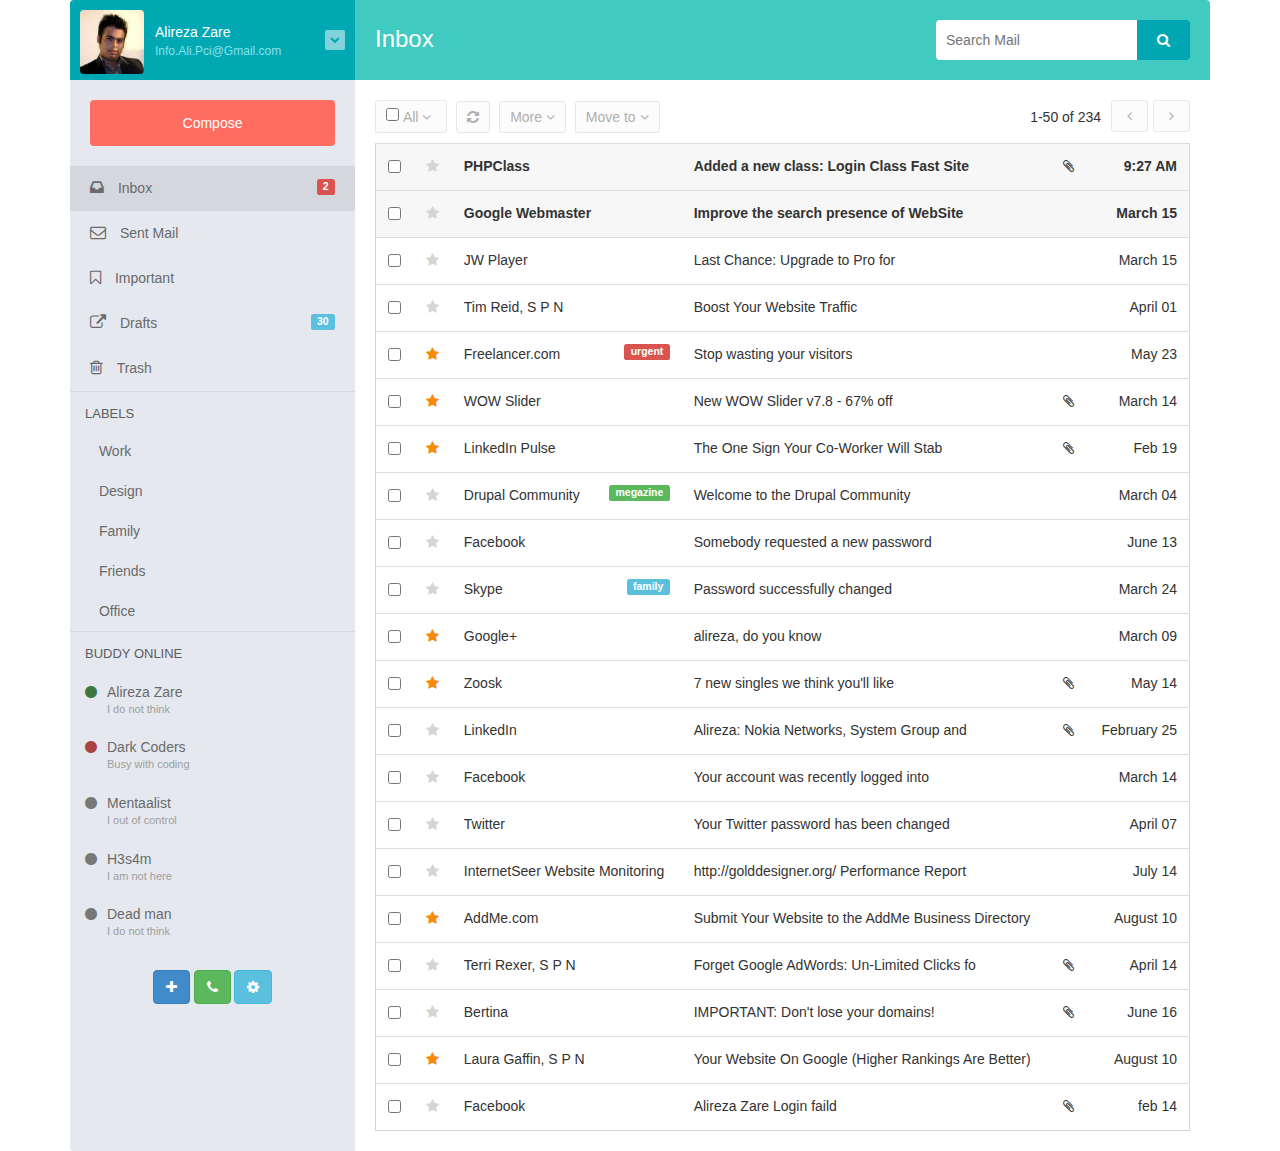
<file: inb/pe54a.html>
<!DOCTYPE html>
<html lang="en">
<head>
    <meta charset="utf-8">
    <meta name="robots" content="noindex, nofollow">

    <title>Responsive Mail Inbox and Compose - Bootsnipp.com</title>
        <meta name="viewport" content="width=device-width, initial-scale=1">
    <link href="css/bootstrap.min.css" rel="stylesheet" id="bootstrap-css">
    <style type="text/css">
    .mail-box {
    border-collapse: collapse;
    border-spacing: 0;
    display: table;
    table-layout: fixed;
    width: 100%;
}
.mail-box aside {
    display: table-cell;
    float: none;
    height: 100%;
    padding: 0;
    vertical-align: top;
}
.mail-box .sm-side {
    background: none repeat scroll 0 0 #e5e8ef;
    border-radius: 4px 0 0 4px;
    width: 25%;
}
.mail-box .lg-side {
    background: none repeat scroll 0 0 #fff;
    border-radius: 0 4px 4px 0;
    width: 75%;
}
.mail-box .sm-side .user-head {
    background: none repeat scroll 0 0 #00a8b3;
    border-radius: 4px 0 0;
    color: #fff;
    min-height: 80px;
    padding: 10px;
}
.user-head .inbox-avatar {
    float: left;
    width: 65px;
}
.user-head .inbox-avatar img {
    border-radius: 4px;
}
.user-head .user-name {
    display: inline-block;
    margin: 0 0 0 10px;
}
.user-head .user-name h5 {
    font-size: 14px;
    font-weight: 300;
    margin-bottom: 0;
    margin-top: 15px;
}
.user-head .user-name h5 a {
    color: #fff;
}
.user-head .user-name span a {
    color: #87e2e7;
    font-size: 12px;
}
a.mail-dropdown {
    background: none repeat scroll 0 0 #80d3d9;
    border-radius: 2px;
    color: #01a7b3;
    font-size: 10px;
    margin-top: 20px;
    padding: 3px 5px;
}
.inbox-body {
    padding: 20px;
}
.btn-compose {
    background: none repeat scroll 0 0 #ff6c60;
    color: #fff;
    padding: 12px 0;
    text-align: center;
    width: 100%;
}
.btn-compose:hover {
    background: none repeat scroll 0 0 #f5675c;
    color: #fff;
}
ul.inbox-nav {
    display: inline-block;
    margin: 0;
    padding: 0;
    width: 100%;
}
.inbox-divider {
    border-bottom: 1px solid #d5d8df;
}
ul.inbox-nav li {
    display: inline-block;
    line-height: 45px;
    width: 100%;
}
ul.inbox-nav li a {
    color: #6a6a6a;
    display: inline-block;
    line-height: 45px;
    padding: 0 20px;
    width: 100%;
}
ul.inbox-nav li a:hover, ul.inbox-nav li.active a, ul.inbox-nav li a:focus {
    background: none repeat scroll 0 0 #d5d7de;
    color: #6a6a6a;
}
ul.inbox-nav li a i {
    color: #6a6a6a;
    font-size: 16px;
    padding-right: 10px;
}
ul.inbox-nav li a span.label {
    margin-top: 13px;
}
ul.labels-info li h4 {
    color: #5c5c5e;
    font-size: 13px;
    padding-left: 15px;
    padding-right: 15px;
    padding-top: 5px;
    text-transform: uppercase;
}
ul.labels-info li {
    margin: 0;
}
ul.labels-info li a {
    border-radius: 0;
    color: #6a6a6a;
}
ul.labels-info li a:hover, ul.labels-info li a:focus {
    background: none repeat scroll 0 0 #d5d7de;
    color: #6a6a6a;
}
ul.labels-info li a i {
    padding-right: 10px;
}
.nav.nav-pills.nav-stacked.labels-info p {
    color: #9d9f9e;
    font-size: 11px;
    margin-bottom: 0;
    padding: 0 22px;
}
.inbox-head {
    background: none repeat scroll 0 0 #41cac0;
    border-radius: 0 4px 0 0;
    color: #fff;
    min-height: 80px;
    padding: 20px;
}
.inbox-head h3 {
    display: inline-block;
    font-weight: 300;
    margin: 0;
    padding-top: 6px;
}
.inbox-head .sr-input {
    border: medium none;
    border-radius: 4px 0 0 4px;
    box-shadow: none;
    color: #8a8a8a;
    float: left;
    height: 40px;
    padding: 0 10px;
}
.inbox-head .sr-btn {
    background: none repeat scroll 0 0 #00a6b2;
    border: medium none;
    border-radius: 0 4px 4px 0;
    color: #fff;
    height: 40px;
    padding: 0 20px;
}
.table-inbox {
    border: 1px solid #d3d3d3;
    margin-bottom: 0;
}
.table-inbox tr td {
    padding: 12px !important;
}
.table-inbox tr td:hover {
    cursor: pointer;
}
.table-inbox tr td .fa-star.inbox-started, .table-inbox tr td .fa-star:hover {
    color: #f78a09;
}
.table-inbox tr td .fa-star {
    color: #d5d5d5;
}
.table-inbox tr.unread td {
    background: none repeat scroll 0 0 #f7f7f7;
    font-weight: 600;
}
ul.inbox-pagination {
    float: right;
}
ul.inbox-pagination li {
    float: left;
}
.mail-option {
    display: inline-block;
    margin-bottom: 10px;
    width: 100%;
}
.mail-option .chk-all, .mail-option .btn-group {
    margin-right: 5px;
}
.mail-option .chk-all, .mail-option .btn-group a.btn {
    background: none repeat scroll 0 0 #fcfcfc;
    border: 1px solid #e7e7e7;
    border-radius: 3px !important;
    color: #afafaf;
    display: inline-block;
    padding: 5px 10px;
}
.inbox-pagination a.np-btn {
    background: none repeat scroll 0 0 #fcfcfc;
    border: 1px solid #e7e7e7;
    border-radius: 3px !important;
    color: #afafaf;
    display: inline-block;
    padding: 5px 15px;
}
.mail-option .chk-all input[type="checkbox"] {
    margin-top: 0;
}
.mail-option .btn-group a.all {
    border: medium none;
    padding: 0;
}
.inbox-pagination a.np-btn {
    margin-left: 5px;
}
.inbox-pagination li span {
    display: inline-block;
    margin-right: 5px;
    margin-top: 7px;
}
.fileinput-button {
    background: none repeat scroll 0 0 #eeeeee;
    border: 1px solid #e6e6e6;
}
.inbox-body .modal .modal-body input, .inbox-body .modal .modal-body textarea {
    border: 1px solid #e6e6e6;
    box-shadow: none;
}
.btn-send, .btn-send:hover {
    background: none repeat scroll 0 0 #00a8b3;
    color: #fff;
}
.btn-send:hover {
    background: none repeat scroll 0 0 #009da7;
}
.modal-header h4.modal-title {
    font-family: "Open Sans",sans-serif;
    font-weight: 300;
}
.modal-body label {
    font-family: "Open Sans",sans-serif;
    font-weight: 400;
}
.heading-inbox h4 {
    border-bottom: 1px solid #ddd;
    color: #444;
    font-size: 18px;
    margin-top: 20px;
    padding-bottom: 10px;
}
.sender-info {
    margin-bottom: 20px;
}
.sender-info img {
    height: 30px;
    width: 30px;
}
.sender-dropdown {
    background: none repeat scroll 0 0 #eaeaea;
    color: #777;
    font-size: 10px;
    padding: 0 3px;
}
.view-mail a {
    color: #ff6c60;
}
.attachment-mail {
    margin-top: 30px;
}
.attachment-mail ul {
    display: inline-block;
    margin-bottom: 30px;
    width: 100%;
}
.attachment-mail ul li {
    float: left;
    margin-bottom: 10px;
    margin-right: 10px;
    width: 150px;
}
.attachment-mail ul li img {
    width: 100%;
}
.attachment-mail ul li span {
    float: right;
}
.attachment-mail .file-name {
    float: left;
}
.attachment-mail .links {
    display: inline-block;
    width: 100%;
}

.fileinput-button {
    float: left;
    margin-right: 4px;
    overflow: hidden;
    position: relative;
}
.fileinput-button input {
    cursor: pointer;
    direction: ltr;
    font-size: 23px;
    margin: 0;
    opacity: 0;
    position: absolute;
    right: 0;
    top: 0;
    transform: translate(-300px, 0px) scale(4);
}
.fileupload-buttonbar .btn, .fileupload-buttonbar .toggle {
    margin-bottom: 5px;
}
.files .progress {
    width: 200px;
}
.fileupload-processing .fileupload-loading {
    display: block;
}
* html .fileinput-button {
    line-height: 24px;
    margin: 1px -3px 0 0;
}
* + html .fileinput-button {
    margin: 1px 0 0;
    padding: 2px 15px;
}
@media (max-width: 767px) {
.files .btn span {
    display: none;
}
.files .preview * {
    width: 40px;
}
.files .name * {
    display: inline-block;
    width: 80px;
    word-wrap: break-word;
}
.files .progress {
    width: 20px;
}
.files .delete {
    width: 60px;
}
}
ul {
    list-style-type: none;
    padding: 0px;
    margin: 0px;
}
     </style>
    <script src="js/jquery-1.11.1.min.js"></script>
    <script src="js/bootstrap.min.js"></script>
    <script type="text/javascript">
        window.alert = function(){};
        var defaultCSS = document.getElementById('bootstrap-css');
        function changeCSS(css){
            if(css) $('head > link').filter(':first').replaceWith('<link rel="stylesheet" href="'+ css +'" type="text/css" />'); 
            else $('head > link').filter(':first').replaceWith(defaultCSS); 
        }
        $( document ).ready(function() {
          var iframe_height = parseInt($('html').height()); 
          window.parent.postMessage( iframe_height, 'https://bootsnipp.com');
        });
    </script>
</head>
<body>
    <div class="container">
<link rel="stylesheet prefetch" href="https://maxcdn.bootstrapcdn.com/font-awesome/4.2.0/css/font-awesome.min.css">
 <div class="mail-box">
                  <aside class="sm-side">
                      <div class="user-head">
                          <a class="inbox-avatar" href="javascript:;">
                              <img width="64" hieght="60" src="images/ebeb306fd7ec11ab68cbcaa34282158bd80361a7.jpg">
                          </a>
                          <div class="user-name">
                              <h5><a href="#">Alireza Zare</a></h5>
                              <span><a href="#">Info.Ali.Pci@Gmail.com</a></span>
                          </div>
                          <a class="mail-dropdown pull-right" href="javascript:;">
                              <i class="fa fa-chevron-down"></i>
                          </a>
                      </div>
                      <div class="inbox-body">
                          <a href="#myModal" data-toggle="modal" title="Compose" class="btn btn-compose">
                              Compose
                          </a>
                          <!-- Modal -->
                          <div aria-hidden="true" aria-labelledby="myModalLabel" role="dialog" tabindex="-1" id="myModal" class="modal fade" style="display: none;">
                              <div class="modal-dialog">
                                  <div class="modal-content">
                                      <div class="modal-header">
                                          <button aria-hidden="true" data-dismiss="modal" class="close" type="button">×</button>
                                          <h4 class="modal-title">Compose</h4>
                                      </div>
                                      <div class="modal-body">
                                          <form role="form" class="form-horizontal">
                                              <div class="form-group">
                                                  <label class="col-lg-2 control-label">To</label>
                                                  <div class="col-lg-10">
                                                      <input type="text" placeholder id="inputEmail1" class="form-control">
                                                  </div>
                                              </div>
                                              <div class="form-group">
                                                  <label class="col-lg-2 control-label">Cc / Bcc</label>
                                                  <div class="col-lg-10">
                                                      <input type="text" placeholder id="cc" class="form-control">
                                                  </div>
                                              </div>
                                              <div class="form-group">
                                                  <label class="col-lg-2 control-label">Subject</label>
                                                  <div class="col-lg-10">
                                                      <input type="text" placeholder id="inputPassword1" class="form-control">
                                                  </div>
                                              </div>
                                              <div class="form-group">
                                                  <label class="col-lg-2 control-label">Message</label>
                                                  <div class="col-lg-10">
                                                      <textarea rows="10" cols="30" class="form-control" id name></textarea>
                                                  </div>
                                              </div>

                                              <div class="form-group">
                                                  <div class="col-lg-offset-2 col-lg-10">
                                                      <span class="btn green fileinput-button">
                                                        <i class="fa fa-plus fa fa-white"></i>
                                                        <span>Attachment</span>
                                                        <input type="file" name="files[]" multiple>
                                                      </span>
                                                      <button class="btn btn-send" type="submit">Send</button>
                                                  </div>
                                              </div>
                                          </form>
                                      </div>
                                  </div><!-- /.modal-content -->
                              </div><!-- /.modal-dialog -->
                          </div><!-- /.modal -->
                      </div>
                      <ul class="inbox-nav inbox-divider">
                          <li class="active">
                              <a href="#"><i class="fa fa-inbox"></i> Inbox <span class="label label-danger pull-right">2</span></a>

                          </li>
                          <li>
                              <a href="#"><i class="fa fa-envelope-o"></i> Sent Mail</a>
                          </li>
                          <li>
                              <a href="#"><i class="fa fa-bookmark-o"></i> Important</a>
                          </li>
                          <li>
                              <a href="#"><i class=" fa fa-external-link"></i> Drafts <span class="label label-info pull-right">30</span></a>
                          </li>
                          <li>
                              <a href="#"><i class=" fa fa-trash-o"></i> Trash</a>
                          </li>
                      </ul>
                      <ul class="nav nav-pills nav-stacked labels-info inbox-divider">
                          <li> <h4>Labels</h4> </li>
                          <li> <a href="#"> <i class=" fa fa-sign-blank text-danger"></i> Work </a> </li>
                          <li> <a href="#"> <i class=" fa fa-sign-blank text-success"></i> Design </a> </li>
                          <li> <a href="#"> <i class=" fa fa-sign-blank text-info "></i> Family </a>
                          </li><li> <a href="#"> <i class=" fa fa-sign-blank text-warning "></i> Friends </a>
                          </li><li> <a href="#"> <i class=" fa fa-sign-blank text-primary "></i> Office </a>
                          </li>
                      </ul>
                      <ul class="nav nav-pills nav-stacked labels-info ">
                          <li> <h4>Buddy online</h4> </li>
                          <li> <a href="#"> <i class=" fa fa-circle text-success"></i>Alireza Zare <p>I do not think</p></a>  </li>
                          <li> <a href="#"> <i class=" fa fa-circle text-danger"></i>Dark Coders<p>Busy with coding</p></a> </li>
                          <li> <a href="#"> <i class=" fa fa-circle text-muted "></i>Mentaalist <p>I out of control</p></a>
                          </li><li> <a href="#"> <i class=" fa fa-circle text-muted "></i>H3s4m<p>I am not here</p></a>
                          </li><li> <a href="#"> <i class=" fa fa-circle text-muted "></i>Dead man<p>I do not think</p></a>
                          </li>
                      </ul>

                      <div class="inbox-body text-center">
                          <div class="btn-group">
                              <a class="btn mini btn-primary" href="javascript:;">
                                  <i class="fa fa-plus"></i>
                              </a>
                          </div>
                          <div class="btn-group">
                              <a class="btn mini btn-success" href="javascript:;">
                                  <i class="fa fa-phone"></i>
                              </a>
                          </div>
                          <div class="btn-group">
                              <a class="btn mini btn-info" href="javascript:;">
                                  <i class="fa fa-cog"></i>
                              </a>
                          </div>
                      </div>

                  </aside>
                  <aside class="lg-side">
                      <div class="inbox-head">
                          <h3>Inbox</h3>
                          <form action="#" class="pull-right position">
                              <div class="input-append">
                                  <input type="text" class="sr-input" placeholder="Search Mail">
                                  <button class="btn sr-btn" type="button"><i class="fa fa-search"></i></button>
                              </div>
                          </form>
                      </div>
                      <div class="inbox-body">
                         <div class="mail-option">
                             <div class="chk-all">
                                 <input type="checkbox" class="mail-checkbox mail-group-checkbox">
                                 <div class="btn-group">
                                     <a data-toggle="dropdown" href="#" class="btn mini all" aria-expanded="false">
                                         All
                                         <i class="fa fa-angle-down "></i>
                                     </a>
                                     <ul class="dropdown-menu">
                                         <li><a href="#"> None</a></li>
                                         <li><a href="#"> Read</a></li>
                                         <li><a href="#"> Unread</a></li>
                                     </ul>
                                 </div>
                             </div>

                             <div class="btn-group">
                                 <a data-original-title="Refresh" data-placement="top" data-toggle="dropdown" href="#" class="btn mini tooltips">
                                     <i class=" fa fa-refresh"></i>
                                 </a>
                             </div>
                             <div class="btn-group hidden-phone">
                                 <a data-toggle="dropdown" href="#" class="btn mini blue" aria-expanded="false">
                                     More
                                     <i class="fa fa-angle-down "></i>
                                 </a>
                                 <ul class="dropdown-menu">
                                     <li><a href="#"><i class="fa fa-pencil"></i> Mark as Read</a></li>
                                     <li><a href="#"><i class="fa fa-ban"></i> Spam</a></li>
                                     <li class="divider"></li>
                                     <li><a href="#"><i class="fa fa-trash-o"></i> Delete</a></li>
                                 </ul>
                             </div>
                             <div class="btn-group">
                                 <a data-toggle="dropdown" href="#" class="btn mini blue">
                                     Move to
                                     <i class="fa fa-angle-down "></i>
                                 </a>
                                 <ul class="dropdown-menu">
                                     <li><a href="#"><i class="fa fa-pencil"></i> Mark as Read</a></li>
                                     <li><a href="#"><i class="fa fa-ban"></i> Spam</a></li>
                                     <li class="divider"></li>
                                     <li><a href="#"><i class="fa fa-trash-o"></i> Delete</a></li>
                                 </ul>
                             </div>

                             <ul class="unstyled inbox-pagination">
                                 <li><span>1-50 of 234</span></li>
                                 <li>
                                     <a class="np-btn" href="#"><i class="fa fa-angle-left  pagination-left"></i></a>
                                 </li>
                                 <li>
                                     <a class="np-btn" href="#"><i class="fa fa-angle-right pagination-right"></i></a>
                                 </li>
                             </ul>
                         </div>
                          <table class="table table-inbox table-hover">
                            <tbody>
                              <tr class="unread">
                                  <td class="inbox-small-cells">
                                      <input type="checkbox" class="mail-checkbox">
                                  </td>
                                  <td class="inbox-small-cells"><i class="fa fa-star"></i></td>
                                  <td class="view-message  dont-show">PHPClass</td>
                                  <td class="view-message ">Added a new class: Login Class Fast Site</td>
                                  <td class="view-message  inbox-small-cells"><i class="fa fa-paperclip"></i></td>
                                  <td class="view-message  text-right">9:27 AM</td>
                              </tr>
                              <tr class="unread">
                                  <td class="inbox-small-cells">
                                      <input type="checkbox" class="mail-checkbox">
                                  </td>
                                  <td class="inbox-small-cells"><i class="fa fa-star"></i></td>
                                  <td class="view-message dont-show">Google Webmaster </td>
                                  <td class="view-message">Improve the search presence of WebSite</td>
                                  <td class="view-message inbox-small-cells"></td>
                                  <td class="view-message text-right">March 15</td>
                              </tr>
                              <tr class>
                                  <td class="inbox-small-cells">
                                      <input type="checkbox" class="mail-checkbox">
                                  </td>
                                  <td class="inbox-small-cells"><i class="fa fa-star"></i></td>
                                  <td class="view-message dont-show">JW Player</td>
                                  <td class="view-message">Last Chance: Upgrade to Pro for </td>
                                  <td class="view-message inbox-small-cells"></td>
                                  <td class="view-message text-right">March 15</td>
                              </tr>
                              <tr class>
                                  <td class="inbox-small-cells">
                                      <input type="checkbox" class="mail-checkbox">
                                  </td>
                                  <td class="inbox-small-cells"><i class="fa fa-star"></i></td>
                                  <td class="view-message dont-show">Tim Reid, S P N</td>
                                  <td class="view-message">Boost Your Website Traffic</td>
                                  <td class="view-message inbox-small-cells"></td>
                                  <td class="view-message text-right">April 01</td>
                              </tr>
                              <tr class>
                                  <td class="inbox-small-cells">
                                      <input type="checkbox" class="mail-checkbox">
                                  </td>
                                  <td class="inbox-small-cells"><i class="fa fa-star inbox-started"></i></td>
                                  <td class="view-message dont-show">Freelancer.com <span class="label label-danger pull-right">urgent</span></td>
                                  <td class="view-message">Stop wasting your visitors </td>
                                  <td class="view-message inbox-small-cells"></td>
                                  <td class="view-message text-right">May 23</td>
                              </tr>
                              <tr class>
                                  <td class="inbox-small-cells">
                                      <input type="checkbox" class="mail-checkbox">
                                  </td>
                                  <td class="inbox-small-cells"><i class="fa fa-star inbox-started"></i></td>
                                  <td class="view-message dont-show">WOW Slider </td>
                                  <td class="view-message">New WOW Slider v7.8 - 67% off</td>
                                  <td class="view-message inbox-small-cells"><i class="fa fa-paperclip"></i></td>
                                  <td class="view-message text-right">March 14</td>
                              </tr>
                              <tr class>
                                  <td class="inbox-small-cells">
                                      <input type="checkbox" class="mail-checkbox">
                                  </td>
                                  <td class="inbox-small-cells"><i class="fa fa-star inbox-started"></i></td>
                                  <td class="view-message dont-show">LinkedIn Pulse</td>
                                  <td class="view-message">The One Sign Your Co-Worker Will Stab</td>
                                  <td class="view-message inbox-small-cells"><i class="fa fa-paperclip"></i></td>
                                  <td class="view-message text-right">Feb 19</td>
                              </tr>
                              <tr class>
                                  <td class="inbox-small-cells">
                                      <input type="checkbox" class="mail-checkbox">
                                  </td>
                                  <td class="inbox-small-cells"><i class="fa fa-star"></i></td>
                                  <td class="view-message dont-show">Drupal Community<span class="label label-success pull-right">megazine</span></td>
                                  <td class="view-message view-message">Welcome to the Drupal Community</td>
                                  <td class="view-message inbox-small-cells"></td>
                                  <td class="view-message text-right">March 04</td>
                              </tr>
                              <tr class>
                                  <td class="inbox-small-cells">
                                      <input type="checkbox" class="mail-checkbox">
                                  </td>
                                  <td class="inbox-small-cells"><i class="fa fa-star"></i></td>
                                  <td class="view-message dont-show">Facebook</td>
                                  <td class="view-message view-message">Somebody requested a new password </td>
                                  <td class="view-message inbox-small-cells"></td>
                                  <td class="view-message text-right">June 13</td>
                              </tr>
                              <tr class>
                                  <td class="inbox-small-cells">
                                      <input type="checkbox" class="mail-checkbox">
                                  </td>
                                  <td class="inbox-small-cells"><i class="fa fa-star"></i></td>
                                  <td class="view-message dont-show">Skype <span class="label label-info pull-right">family</span></td>
                                  <td class="view-message view-message">Password successfully changed</td>
                                  <td class="view-message inbox-small-cells"></td>
                                  <td class="view-message text-right">March 24</td>
                              </tr>
                              <tr class>
                                  <td class="inbox-small-cells">
                                      <input type="checkbox" class="mail-checkbox">
                                  </td>
                                  <td class="inbox-small-cells"><i class="fa fa-star inbox-started"></i></td>
                                  <td class="view-message dont-show">Google+</td>
                                  <td class="view-message">alireza, do you know</td>
                                  <td class="view-message inbox-small-cells"></td>
                                  <td class="view-message text-right">March 09</td>
                              </tr>
                              <tr class>
                                  <td class="inbox-small-cells">
                                      <input type="checkbox" class="mail-checkbox">
                                  </td>
                                  <td class="inbox-small-cells"><i class="fa fa-star inbox-started"></i></td>
                                  <td class="dont-show">Zoosk </td>
                                  <td class="view-message">7 new singles we think you'll like</td>
                                  <td class="view-message inbox-small-cells"><i class="fa fa-paperclip"></i></td>
                                  <td class="view-message text-right">May 14</td>
                              </tr>
                              <tr class>
                                  <td class="inbox-small-cells">
                                      <input type="checkbox" class="mail-checkbox">
                                  </td>
                                  <td class="inbox-small-cells"><i class="fa fa-star"></i></td>
                                  <td class="view-message dont-show">LinkedIn </td>
                                  <td class="view-message">Alireza: Nokia Networks, System Group and </td>
                                  <td class="view-message inbox-small-cells"><i class="fa fa-paperclip"></i></td>
                                  <td class="view-message text-right">February 25</td>
                              </tr>
                              <tr class>
                                  <td class="inbox-small-cells">
                                      <input type="checkbox" class="mail-checkbox">
                                  </td>
                                  <td class="inbox-small-cells"><i class="fa fa-star"></i></td>
                                  <td class="dont-show">Facebook</td>
                                  <td class="view-message view-message">Your account was recently logged into</td>
                                  <td class="view-message inbox-small-cells"></td>
                                  <td class="view-message text-right">March 14</td>
                              </tr>
                              <tr class>
                                  <td class="inbox-small-cells">
                                      <input type="checkbox" class="mail-checkbox">
                                  </td>
                                  <td class="inbox-small-cells"><i class="fa fa-star"></i></td>
                                  <td class="view-message dont-show">Twitter</td>
                                  <td class="view-message">Your Twitter password has been changed</td>
                                  <td class="view-message inbox-small-cells"></td>
                                  <td class="view-message text-right">April 07</td>
                              </tr>
                              <tr class>
                                  <td class="inbox-small-cells">
                                      <input type="checkbox" class="mail-checkbox">
                                  </td>
                                  <td class="inbox-small-cells"><i class="fa fa-star"></i></td>
                                  <td class="view-message dont-show">InternetSeer Website Monitoring</td>
                                  <td class="view-message">http://golddesigner.org/ Performance Report</td>
                                  <td class="view-message inbox-small-cells"></td>
                                  <td class="view-message text-right">July 14</td>
                              </tr>
                              <tr class>
                                  <td class="inbox-small-cells">
                                      <input type="checkbox" class="mail-checkbox">
                                  </td>
                                  <td class="inbox-small-cells"><i class="fa fa-star inbox-started"></i></td>
                                  <td class="view-message dont-show">AddMe.com</td>
                                  <td class="view-message">Submit Your Website to the AddMe Business Directory</td>
                                  <td class="view-message inbox-small-cells"></td>
                                  <td class="view-message text-right">August 10</td>
                              </tr>
                              <tr class>
                                  <td class="inbox-small-cells">
                                      <input type="checkbox" class="mail-checkbox">
                                  </td>
                                  <td class="inbox-small-cells"><i class="fa fa-star"></i></td>
                                  <td class="view-message dont-show">Terri Rexer, S P N</td>
                                  <td class="view-message view-message">Forget Google AdWords: Un-Limited Clicks fo</td>
                                  <td class="view-message inbox-small-cells"><i class="fa fa-paperclip"></i></td>
                                  <td class="view-message text-right">April 14</td>
                              </tr>
                              <tr class>
                                  <td class="inbox-small-cells">
                                      <input type="checkbox" class="mail-checkbox">
                                  </td>
                                  <td class="inbox-small-cells"><i class="fa fa-star"></i></td>
                                  <td class="view-message dont-show">Bertina </td>
                                  <td class="view-message">IMPORTANT: Don't lose your domains!</td>
                                  <td class="view-message inbox-small-cells"><i class="fa fa-paperclip"></i></td>
                                  <td class="view-message text-right">June 16</td>
                              </tr>
                              <tr class>
                                  <td class="inbox-small-cells">
                                      <input type="checkbox" class="mail-checkbox">
                                  </td>
                                  <td class="inbox-small-cells"><i class="fa fa-star inbox-started"></i></td>
                                  <td class="view-message dont-show">Laura Gaffin, S P N </td>
                                  <td class="view-message">Your Website On Google (Higher Rankings Are Better)</td>
                                  <td class="view-message inbox-small-cells"></td>
                                  <td class="view-message text-right">August 10</td>
                              </tr>
                              <tr class>
                                  <td class="inbox-small-cells">
                                      <input type="checkbox" class="mail-checkbox">
                                  </td>
                                  <td class="inbox-small-cells"><i class="fa fa-star"></i></td>
                                  <td class="view-message dont-show">Facebook</td>
                                  <td class="view-message view-message">Alireza Zare Login faild</td>
                                  <td class="view-message inbox-small-cells"><i class="fa fa-paperclip"></i></td>
                                  <td class="view-message text-right">feb 14</td>
                              </tr>
                          </tbody>
                          </table>
                      </div>
                  </aside>
              </div>
</div>	<script type="text/javascript">
		</script>
</body>
</html>
</file>
<file: inb/css/fullscreen.css>
html,body,div,span,applet,object,iframe,h1,h2,h3,h4,h5,h6,p,blockquote,pre,a,abbr,acronym,address,big,cite,code,del,dfn,em,img,ins,kbd,q,s,samp,small,strike,strong,sub,sup,tt,var,b,u,i,center,dl,dt,dd,ol,ul,li,fieldset,form,label,legend,table,caption,tbody,tfoot,thead,tr,th,td,article,aside,canvas,details,embed,figure,figcaption,footer,header,hgroup,menu,nav,output,ruby,section,summary,time,mark,audio,video{border:0;font-size:100%;font:inherit;vertical-align:baseline;margin:0;padding:0;}article,aside,details,figcaption,figure,footer,header,hgroup,menu,nav,section{display:block;}body{line-height:1;}ol,ul{list-style:none;}blockquote,q{quotes:none;}blockquote:before,blockquote:after,q:before,q:after{content:none;}table{border-collapse:collapse;border-spacing:0;}

* {
  -webkit-box-sizing: border-box;
  -moz-box-sizing: border-box;
  box-sizing: border-box;
}
:after, :before {
  -webkit-box-sizing: border-box;
  -moz-box-sizing: border-box;
  box-sizing: border-box;
}

html, body {
  height: 100%;
}

body {
  font-family: "Helvetica Neue", Helvetica, Arial, sans-serif;
  font-size: 14px;
  line-height: 1.428571429;
  color: #333333;
  background-color: #ffffff;
}

#snippet-preview {
  position: relative;
  top:0px;left:0px; width:100%; height:100%;
  z-index:50
}

#toolbar {
	z-index: 1000;
	padding: 5px;
	border-bottom: 1px #CCC solid;
	-webkit-box-shadow: 0px 2px 6px rgba(50, 50, 50, 0.42);
	-moz-box-shadow:    0px 2px 6px rgba(50, 50, 50, 0.42);
	box-shadow:         0px 2px 6px rgba(50, 50, 50, 0.42);
	margin-bottom: 10px;
	text-align: right;
}

.btn {
  display: inline-block;
  padding: 6px 12px;
  margin-bottom: 0;
  font-size: 14px;
  font-weight: normal;
  line-height: 1.428571429;
  text-align: center;
  white-space: nowrap;
  vertical-align: middle;
  cursor: pointer;
  border: 1px solid transparent;
  border-radius: 4px;
  -webkit-user-select: none;
     -moz-user-select: none;
      -ms-user-select: none;
       -o-user-select: none;
          user-select: none;
}

.btn:focus {
  outline: thin dotted #333;
  outline: 5px auto -webkit-focus-ring-color;
  outline-offset: -2px;
}

.btn:hover,
.btn:focus {
  color: #333333;
  text-decoration: none;
}

.btn:active,
.btn.active {
  background-image: none;
  outline: 0;
  -webkit-box-shadow: inset 0 3px 5px rgba(0, 0, 0, 0.125);
          box-shadow: inset 0 3px 5px rgba(0, 0, 0, 0.125);
}

.btn-default {
  color: #333333;
  background-color: #ffffff;
  border-color: #cccccc;
}

.btn-default:hover,
.btn-default:focus,
.btn-default:active,
.btn-default.active
{
  color: #333333;
  background-color: #ebebeb;
  border-color: #adadad;
}

.btn-default:active,
.btn-default.active{
  background-image: none;
}

a:focus {
  outline: thin dotted;
}

a:active,
a:hover {
  outline: 0;
}

a {
  color: #428bca;
  text-decoration: none;
}

a:hover,
a:focus {
  color: #2a6496;
  text-decoration: underline;
}

a:focus {
  outline: thin dotted #333;
  outline: 5px auto -webkit-focus-ring-color;
  outline-offset: -2px;
}
</file>
<file: assets/css/style.css>
/* =======================================================================
Template Name: Youtubers
Author:  SmartEye Technologies
Author URI: www.smarteyeapps.com
Version: 1.0
coder name:Prabin Raja
Description: This Template is created for Youtubers
======================================================================= */
/* ===================================== Import Variables ================================== */
@import url(https://fonts.googleapis.com/css?family=Montserrat:300,400,600,700);
@import url(https://fonts.googleapis.com/css?family=Arimo:300,400,400italic,700,700italic);
.bg-primary {
  background-color: #101acb !important;
}

.text-primary {
  color: #101acb;
}

/* ===================================== Basic CSS ==================================== */
* {
  margin: 0px;
  padding: 0px;
  list-style: none;
}

img {
  max-width: 100%;
}

a {
  text-decoration: none;
  outline: none;
  color: #444;
}

a:hover {
  color: #444;
}

ul {
  margin-bottom: 0;
  padding-left: 0;
}

a:hover,
a:focus,
input,
textarea {
  text-decoration: none;
  outline: none;
}

.center {
  text-align: center;
}

.left {
  text-align: left;
}

.right {
  text-align: right;
}

.cp {
  cursor: pointer;
}

html, body {
  height: 100%;
  font-family: "Poppins";
}

p {
  margin-bottom: 0px;
  width: 100%;
}

.no-padding {
  padding: 0px;
}

.no-margin {
  margin: 0px;
}

.hid {
  display: none;
}

.top-mar {
  margin-top: 15px;
}

.h-100 {
  height: 100%;
}

::placeholder {
  color: #747f8a !important;
  font-size: 13px;
  opacity: 0.5 !important;
}

.container-fluid {
  padding: 0px;
}

h1, h2, h3, h4, h5, h6 {
  color: #545454;
}

body {
  background-color: #f5f8fc !important;
  -webkit-font-smoothing: antialiased;
  -moz-osx-font-smoothing: grayscale;
  text-rendering: optimizeLegibility;
  color: #6A6A6A;
  overflow-x: hidden;
}

.section-title {
  padding: 30px;
  margin: 0px;
  margin-bottom: 20px;
}
@media screen and (max-width: 767px) {
  .section-title {
    padding: 5px;
  }
}
.section-title h2 {
  width: 100%;
  text-align: center;
  font-weight: 600;
  margin-bottom: 0px;
}
.section-title p {
  max-width: 850px;
  text-align: center;
  float: none;
  margin: auto;
  font-size: 0.9rem;
  margin-top: 6px;
}
.section-title span {
  float: right;
  font-style: italic;
}

.inner-title {
  padding: 20px;
  padding-left: 0px;
  margin: 0px;
  margin-bottom: 10px;
  padding-bottom: 0px;
  border-bottom: 1px solid #ccccccc4;
  display: block;
  padding-right: 0px;
}
.inner-title h2 {
  width: 100%;
  text-align: center;
  font-size: 1rem;
  font-weight: 600;
  text-align: left;
  border-bottom: 1px solid #863dd9;
  padding-bottom: 10px;
  margin-bottom: 0px;
  width: 300px;
}
.inner-title p {
  width: 100%;
  text-align: center;
}
.inner-title .btn {
  float: right;
  margin-top: -38px;
  font-weight: 600;
  font-size: 0.8rem;
}

.page-nav {
  background-size: 100%;
  padding: 68px;
  text-align: center;
  background-color: #eaeaea;
}
.page-nav ul {
  float: none;
  margin: auto;
}
@media screen and (max-width: 992px) {
  .page-nav {
    background-size: auto;
  }
}
@media screen and (max-width: 767px) {
  .page-nav {
    padding-top: 200px;
    padding-bottom: 40px;
  }
}
@media screen and (max-width: 356px) {
  .page-nav {
    padding-top: 200px;
    padding-bottom: 40px;
  }
}
.page-nav h2 {
  font-size: 28px;
  width: 100%;
  font-weight: 700;
  color: #444;
}
@media screen and (max-width: 600px) {
  .page-nav h2 {
    font-size: 26px;
  }
}
.page-nav ul li {
  float: left;
  margin-right: 10px;
  margin-top: 10px;
  font-size: 16px;
  font-size: 0.93rem;
  font-weight: 600;
  color: #444;
}
.page-nav ul li i {
  width: 30px;
  text-align: center;
  color: #444;
}
.page-nav ul li a {
  color: #444;
  font-size: 0.93rem;
  font-weight: 600;
}

.btn-success {
  background-color: #51be78;
  border-color: #51be78;
}
.btn-success:hover {
  background-color: #51be78 !important;
  border-color: #51be78 !important;
}
.btn-success:active {
  background-color: #51be78 !important;
  border-color: #51be78 !important;
}
.btn-success:focus {
  background-color: #51be78 !important;
  border-color: #51be78 !important;
  box-shadow: none !important;
}

.btn-primary {
  background-color: #101acb;
  border-color: #101acb;
}
.btn-primary:hover {
  background-color: #101acb !important;
  border-color: #101acb !important;
}
.btn-primary:active {
  background-color: #101acb !important;
  border-color: #101acb !important;
}
.btn-primary:focus {
  background-color: #101acb !important;
  border-color: #101acb !important;
  box-shadow: none !important;
}

.btn-outline-primary {
  border-color: #101acb;
  color: #101acb;
}
.btn-outline-primary:hover {
  background-color: #101acb !important;
  border-color: #101acb !important;
}
.btn-outline-primary:active {
  background-color: #101acb !important;
  border-color: #101acb !important;
}
.btn-outline-primary:focus {
  background-color: #101acb !important;
  border-color: #101acb !important;
  box-shadow: none !important;
}

.form-control:focus {
  box-shadow: none !important;
  border: 1px solid #CCC;
}

.btn-light {
  background-color: #FFF;
  color: #3F3F3F;
}

.collapse.show {
  display: block !important;
}

.form-control:focus {
  box-shadow: none;
  border: 1px solid #CCC;
}

.form-control {
  background-color: #F8F8F8;
  margin-bottom: 20px;
}
.form-control:focus {
  background-color: #FFF;
  border-color: #CCC;
}

.container {
  max-width: 1170px;
}
@media screen and (max-width: 575px) {
  .container {
    padding: 10px 15px;
  }
}

/* ===================================== Basic CSS ==================================== */
.dropdown:hover .dropdown-menu {
  display: block;
  margin-top: 0;
}

.fw-md {
  font-weight: 600;
}

.fw-sm {
  font-weight: 500;
}

.big-padding {
  padding: 50px;
}
@media screen and (max-width: 940px) {
  .big-padding {
    padding: 30px 10px;
  }
}

.bggray {
  background-color: #F7F5F4 !important;
}

.fw-bold {
  font-weight: 600 !important;
}

.fs-11 {
  font-size: 4rem;
}

.shadow-md {
  box-shadow: 0 10px 15px -3px rgba(0, 0, 0, 0.07), 0 4px 6px -2px rgba(0, 0, 0, 0.05);
}

.shadow-xs {
  box-shadow: 0 8px 6px -6px rgba(0, 0, 0, 0.13);
}

.truncate-2 {
  display: -webkit-box !important;
  -webkit-line-clamp: 2;
  -webkit-box-orient: vertical;
  height: 42px;
  overflow: hidden;
  line-height: 21px;
}

.truncate-4 {
  display: -webkit-box !important;
  -webkit-line-clamp: 4;
  -webkit-box-orient: vertical;
  height: 82px;
  overflow: hidden;
  line-height: 21px;
}

.truncate-6 {
  display: -webkit-box !important;
  -webkit-line-clamp: 7;
  -webkit-box-orient: vertical;
  height: 130px;
  overflow: hidden;
  line-height: 21px;
}

.rtable {
  max-width: 500px;
  float: none;
  margin: auto;
}
.rtable tr td {
  padding: 5px;
}

.fs-7 {
  font-size: 0.95rem;
}

.fs-8 {
  font-size: 0.9rem;
}

.sticky {
  position: sticky;
}

.bg-gray {
  background: rgba(217, 217, 217, 0.25);
}

.btn-xs {
  padding: 2px 8px;
  font-size: 0.875rem;
  border-radius: 0.2rem;
}
.btn-xs i {
  font-size: 16px;
}

@media screen and (max-width: 767px) {
  .bordernosm {
    border: 0px !important;
  }
}

.h400 {
  height: 400px;
  overflow: auto;
}

.sticky-top-90 {
  position: -webkit-sticky;
  position: sticky;
  top: 85px;
  z-index: 1020;
}

.fs-9 {
  font-size: 0.79rem;
}

.fs-55 {
  font-size: 1.1rem;
}

.mt-25 {
  margin-top: 11px;
}

.width-fit {
  width: fit-content;
}

.text-justify {
  text-align: justify;
}

.max-230 {
  max-width: 230px;
}

.slid-container {
  background-image: url("../images/bg.jpg");
  background-size: contain;
  height: 580px;
}
@media screen and (max-width: 767px) {
  .slid-container {
    height: auto;
  }
}
.slid-container .inner-lay {
  position: absolute;
  width: 100%;
  height: 100%;
  background-color: rgba(16, 26, 203, 0.5);
  height: 580px;
}
@media screen and (max-width: 767px) {
  .slid-container .inner-lay {
    height: auto;
    position: relative;
  }
}

footer .inner {
  background-color: rgba(0, 0, 0, 0.7);
  padding: 50px;
  color: #ccc;
  font-size: 0.9rem;
}
@media screen and (max-width: 940px) {
  footer .inner {
    padding: 30px 10px;
  }
}
footer .inner h4 {
  color: #FFF;
  font-weight: 600;
  font-size: 1.3rem;
  margin-bottom: 30px;
}
footer .inner .foot-about p {
  margin-bottom: 30px;
}
footer .inner .foot-post .post-row {
  display: flex;
  margin-bottom: 10px;
}
footer .inner .foot-post .post-row .image img {
  width: 120px;
}
footer .inner .foot-post .post-row .detail {
  flex-grow: 1;
  padding-left: 5px;
}
footer .inner .foot-post .post-row .detail p {
  font-size: 0.8rem;
  margin-top: -5px;
}
footer .inner .foot-services ul li {
  padding: 5px;
  font-size: 0.95rem;
}
footer .inner .foot-services ul li a {
  color: #ccc;
}
footer .inner .foot-news p {
  margin-bottom: 20px;
}
footer .inner .foot-news .input-group {
  border-radius: 0px;
}
footer .inner .foot-news .input-group input {
  border-radius: 0px;
}
footer .inner .foot-news .input-group .input-group-append {
  border-radius: 0px;
  background-color: #FFF;
}
footer .inner .foot-news ul li {
  float: left;
  padding: 10px;
}
footer .inner .foot-news ul li i {
  font-size: 20px;
}

.copy {
  padding: 20px;
  background-color: #000000;
  color: #FFF;
}
.copy a {
  color: #FFF;
}
.copy span {
  float: right;
}
.copy span i {
  margin-right: 20px;
}

@media screen and (max-width: 767px) {
  .mul {
    width: 100%;
  }

  .dfr {
    font-size: 2.5rem;
  }
}

/*# sourceMappingURL=style.css.map */
</file>
<file: assets/css/fontawsom-all.min.css>
/*!
 * Font Awesome Free 5.3.1 by @fontawesome - https://fontawesome.com
 * License - https://fontawesome.com/license/free (Icons: CC BY 4.0, Fonts: SIL OFL 1.1, Code: MIT License)
 */
.fa,.fab,.fal,.far,.fas{-moz-osx-font-smoothing:grayscale;-webkit-font-smoothing:antialiased;display:inline-block;font-style:normal;font-variant:normal;text-rendering:auto;line-height:1}.fa-lg{font-size:1.33333em;line-height:.75em;vertical-align:-.0667em}.fa-xs{font-size:.75em}.fa-sm{font-size:.875em}.fa-1x{font-size:1em}.fa-2x{font-size:2em}.fa-3x{font-size:3em}.fa-4x{font-size:4em}.fa-5x{font-size:5em}.fa-6x{font-size:6em}.fa-7x{font-size:7em}.fa-8x{font-size:8em}.fa-9x{font-size:9em}.fa-10x{font-size:10em}.fa-fw{text-align:center;width:1.25em}.fa-ul{list-style-type:none;margin-left:2.5em;padding-left:0}.fa-ul>li{position:relative}.fa-li{left:-2em;position:absolute;text-align:center;width:2em;line-height:inherit}.fa-border{border:.08em solid #eee;border-radius:.1em;padding:.2em .25em .15em}.fa-pull-left{float:left}.fa-pull-right{float:right}.fa.fa-pull-left,.fab.fa-pull-left,.fal.fa-pull-left,.far.fa-pull-left,.fas.fa-pull-left{margin-right:.3em}.fa.fa-pull-right,.fab.fa-pull-right,.fal.fa-pull-right,.far.fa-pull-right,.fas.fa-pull-right{margin-left:.3em}.fa-spin{animation:fa-spin 2s infinite linear}.fa-pulse{animation:fa-spin 1s infinite steps(8)}@keyframes fa-spin{0%{transform:rotate(0deg)}to{transform:rotate(1turn)}}.fa-rotate-90{-ms-filter:"progid:DXImageTransform.Microsoft.BasicImage(rotation=1)";transform:rotate(90deg)}.fa-rotate-180{-ms-filter:"progid:DXImageTransform.Microsoft.BasicImage(rotation=2)";transform:rotate(180deg)}.fa-rotate-270{-ms-filter:"progid:DXImageTransform.Microsoft.BasicImage(rotation=3)";transform:rotate(270deg)}.fa-flip-horizontal{-ms-filter:"progid:DXImageTransform.Microsoft.BasicImage(rotation=0, mirror=1)";transform:scaleX(-1)}.fa-flip-vertical{transform:scaleY(-1)}.fa-flip-horizontal.fa-flip-vertical,.fa-flip-vertical{-ms-filter:"progid:DXImageTransform.Microsoft.BasicImage(rotation=2, mirror=1)"}.fa-flip-horizontal.fa-flip-vertical{transform:scale(-1)}:root .fa-flip-horizontal,:root .fa-flip-vertical,:root .fa-rotate-90,:root .fa-rotate-180,:root .fa-rotate-270{-webkit-filter:none;filter:none}.fa-stack{display:inline-block;height:2em;line-height:2em;position:relative;vertical-align:middle;width:2em}.fa-stack-1x,.fa-stack-2x{left:0;position:absolute;text-align:center;width:100%}.fa-stack-1x{line-height:inherit}.fa-stack-2x{font-size:2em}.fa-inverse{color:#fff}.fa-500px:before{content:"\f26e"}.fa-accessible-icon:before{content:"\f368"}.fa-accusoft:before{content:"\f369"}.fa-ad:before{content:"\f641"}.fa-address-book:before{content:"\f2b9"}.fa-address-card:before{content:"\f2bb"}.fa-adjust:before{content:"\f042"}.fa-adn:before{content:"\f170"}.fa-adversal:before{content:"\f36a"}.fa-affiliatetheme:before{content:"\f36b"}.fa-air-freshener:before{content:"\f5d0"}.fa-algolia:before{content:"\f36c"}.fa-align-center:before{content:"\f037"}.fa-align-justify:before{content:"\f039"}.fa-align-left:before{content:"\f036"}.fa-align-right:before{content:"\f038"}.fa-alipay:before{content:"\f642"}.fa-allergies:before{content:"\f461"}.fa-amazon:before{content:"\f270"}.fa-amazon-pay:before{content:"\f42c"}.fa-ambulance:before{content:"\f0f9"}.fa-american-sign-language-interpreting:before{content:"\f2a3"}.fa-amilia:before{content:"\f36d"}.fa-anchor:before{content:"\f13d"}.fa-android:before{content:"\f17b"}.fa-angellist:before{content:"\f209"}.fa-angle-double-down:before{content:"\f103"}.fa-angle-double-left:before{content:"\f100"}.fa-angle-double-right:before{content:"\f101"}.fa-angle-double-up:before{content:"\f102"}.fa-angle-down:before{content:"\f107"}.fa-angle-left:before{content:"\f104"}.fa-angle-right:before{content:"\f105"}.fa-angle-up:before{content:"\f106"}.fa-angry:before{content:"\f556"}.fa-angrycreative:before{content:"\f36e"}.fa-angular:before{content:"\f420"}.fa-ankh:before{content:"\f644"}.fa-app-store:before{content:"\f36f"}.fa-app-store-ios:before{content:"\f370"}.fa-apper:before{content:"\f371"}.fa-apple:before{content:"\f179"}.fa-apple-alt:before{content:"\f5d1"}.fa-apple-pay:before{content:"\f415"}.fa-archive:before{content:"\f187"}.fa-archway:before{content:"\f557"}.fa-arrow-alt-circle-down:before{content:"\f358"}.fa-arrow-alt-circle-left:before{content:"\f359"}.fa-arrow-alt-circle-right:before{content:"\f35a"}.fa-arrow-alt-circle-up:before{content:"\f35b"}.fa-arrow-circle-down:before{content:"\f0ab"}.fa-arrow-circle-left:before{content:"\f0a8"}.fa-arrow-circle-right:before{content:"\f0a9"}.fa-arrow-circle-up:before{content:"\f0aa"}.fa-arrow-down:before{content:"\f063"}.fa-arrow-left:before{content:"\f060"}.fa-arrow-right:before{content:"\f061"}.fa-arrow-up:before{content:"\f062"}.fa-arrows-alt:before{content:"\f0b2"}.fa-arrows-alt-h:before{content:"\f337"}.fa-arrows-alt-v:before{content:"\f338"}.fa-assistive-listening-systems:before{content:"\f2a2"}.fa-asterisk:before{content:"\f069"}.fa-asymmetrik:before{content:"\f372"}.fa-at:before{content:"\f1fa"}.fa-atlas:before{content:"\f558"}.fa-atom:before{content:"\f5d2"}.fa-audible:before{content:"\f373"}.fa-audio-description:before{content:"\f29e"}.fa-autoprefixer:before{content:"\f41c"}.fa-avianex:before{content:"\f374"}.fa-aviato:before{content:"\f421"}.fa-award:before{content:"\f559"}.fa-aws:before{content:"\f375"}.fa-backspace:before{content:"\f55a"}.fa-backward:before{content:"\f04a"}.fa-balance-scale:before{content:"\f24e"}.fa-ban:before{content:"\f05e"}.fa-band-aid:before{content:"\f462"}.fa-bandcamp:before{content:"\f2d5"}.fa-barcode:before{content:"\f02a"}.fa-bars:before{content:"\f0c9"}.fa-baseball-ball:before{content:"\f433"}.fa-basketball-ball:before{content:"\f434"}.fa-bath:before{content:"\f2cd"}.fa-battery-empty:before{content:"\f244"}.fa-battery-full:before{content:"\f240"}.fa-battery-half:before{content:"\f242"}.fa-battery-quarter:before{content:"\f243"}.fa-battery-three-quarters:before{content:"\f241"}.fa-bed:before{content:"\f236"}.fa-beer:before{content:"\f0fc"}.fa-behance:before{content:"\f1b4"}.fa-behance-square:before{content:"\f1b5"}.fa-bell:before{content:"\f0f3"}.fa-bell-slash:before{content:"\f1f6"}.fa-bezier-curve:before{content:"\f55b"}.fa-bible:before{content:"\f647"}.fa-bicycle:before{content:"\f206"}.fa-bimobject:before{content:"\f378"}.fa-binoculars:before{content:"\f1e5"}.fa-birthday-cake:before{content:"\f1fd"}.fa-bitbucket:before{content:"\f171"}.fa-bitcoin:before{content:"\f379"}.fa-bity:before{content:"\f37a"}.fa-black-tie:before{content:"\f27e"}.fa-blackberry:before{content:"\f37b"}.fa-blender:before{content:"\f517"}.fa-blind:before{content:"\f29d"}.fa-blogger:before{content:"\f37c"}.fa-blogger-b:before{content:"\f37d"}.fa-bluetooth:before{content:"\f293"}.fa-bluetooth-b:before{content:"\f294"}.fa-bold:before{content:"\f032"}.fa-bolt:before{content:"\f0e7"}.fa-bomb:before{content:"\f1e2"}.fa-bone:before{content:"\f5d7"}.fa-bong:before{content:"\f55c"}.fa-book:before{content:"\f02d"}.fa-book-open:before{content:"\f518"}.fa-book-reader:before{content:"\f5da"}.fa-bookmark:before{content:"\f02e"}.fa-bowling-ball:before{content:"\f436"}.fa-box:before{content:"\f466"}.fa-box-open:before{content:"\f49e"}.fa-boxes:before{content:"\f468"}.fa-braille:before{content:"\f2a1"}.fa-brain:before{content:"\f5dc"}.fa-briefcase:before{content:"\f0b1"}.fa-briefcase-medical:before{content:"\f469"}.fa-broadcast-tower:before{content:"\f519"}.fa-broom:before{content:"\f51a"}.fa-brush:before{content:"\f55d"}.fa-btc:before{content:"\f15a"}.fa-bug:before{content:"\f188"}.fa-building:before{content:"\f1ad"}.fa-bullhorn:before{content:"\f0a1"}.fa-bullseye:before{content:"\f140"}.fa-burn:before{content:"\f46a"}.fa-buromobelexperte:before{content:"\f37f"}.fa-bus:before{content:"\f207"}.fa-bus-alt:before{content:"\f55e"}.fa-business-time:before{content:"\f64a"}.fa-buysellads:before{content:"\f20d"}.fa-calculator:before{content:"\f1ec"}.fa-calendar:before{content:"\f133"}.fa-calendar-alt:before{content:"\f073"}.fa-calendar-check:before{content:"\f274"}.fa-calendar-minus:before{content:"\f272"}.fa-calendar-plus:before{content:"\f271"}.fa-calendar-times:before{content:"\f273"}.fa-camera:before{content:"\f030"}.fa-camera-retro:before{content:"\f083"}.fa-cannabis:before{content:"\f55f"}.fa-capsules:before{content:"\f46b"}.fa-car:before{content:"\f1b9"}.fa-car-alt:before{content:"\f5de"}.fa-car-battery:before{content:"\f5df"}.fa-car-crash:before{content:"\f5e1"}.fa-car-side:before{content:"\f5e4"}.fa-caret-down:before{content:"\f0d7"}.fa-caret-left:before{content:"\f0d9"}.fa-caret-right:before{content:"\f0da"}.fa-caret-square-down:before{content:"\f150"}.fa-caret-square-left:before{content:"\f191"}.fa-caret-square-right:before{content:"\f152"}.fa-caret-square-up:before{content:"\f151"}.fa-caret-up:before{content:"\f0d8"}.fa-cart-arrow-down:before{content:"\f218"}.fa-cart-plus:before{content:"\f217"}.fa-cc-amazon-pay:before{content:"\f42d"}.fa-cc-amex:before{content:"\f1f3"}.fa-cc-apple-pay:before{content:"\f416"}.fa-cc-diners-club:before{content:"\f24c"}.fa-cc-discover:before{content:"\f1f2"}.fa-cc-jcb:before{content:"\f24b"}.fa-cc-mastercard:before{content:"\f1f1"}.fa-cc-paypal:before{content:"\f1f4"}.fa-cc-stripe:before{content:"\f1f5"}.fa-cc-visa:before{content:"\f1f0"}.fa-centercode:before{content:"\f380"}.fa-certificate:before{content:"\f0a3"}.fa-chalkboard:before{content:"\f51b"}.fa-chalkboard-teacher:before{content:"\f51c"}.fa-charging-station:before{content:"\f5e7"}.fa-chart-area:before{content:"\f1fe"}.fa-chart-bar:before{content:"\f080"}.fa-chart-line:before{content:"\f201"}.fa-chart-pie:before{content:"\f200"}.fa-check:before{content:"\f00c"}.fa-check-circle:before{content:"\f058"}.fa-check-double:before{content:"\f560"}.fa-check-square:before{content:"\f14a"}.fa-chess:before{content:"\f439"}.fa-chess-bishop:before{content:"\f43a"}.fa-chess-board:before{content:"\f43c"}.fa-chess-king:before{content:"\f43f"}.fa-chess-knight:before{content:"\f441"}.fa-chess-pawn:before{content:"\f443"}.fa-chess-queen:before{content:"\f445"}.fa-chess-rook:before{content:"\f447"}.fa-chevron-circle-down:before{content:"\f13a"}.fa-chevron-circle-left:before{content:"\f137"}.fa-chevron-circle-right:before{content:"\f138"}.fa-chevron-circle-up:before{content:"\f139"}.fa-chevron-down:before{content:"\f078"}.fa-chevron-left:before{content:"\f053"}.fa-chevron-right:before{content:"\f054"}.fa-chevron-up:before{content:"\f077"}.fa-child:before{content:"\f1ae"}.fa-chrome:before{content:"\f268"}.fa-church:before{content:"\f51d"}.fa-circle:before{content:"\f111"}.fa-circle-notch:before{content:"\f1ce"}.fa-city:before{content:"\f64f"}.fa-clipboard:before{content:"\f328"}.fa-clipboard-check:before{content:"\f46c"}.fa-clipboard-list:before{content:"\f46d"}.fa-clock:before{content:"\f017"}.fa-clone:before{content:"\f24d"}.fa-closed-captioning:before{content:"\f20a"}.fa-cloud:before{content:"\f0c2"}.fa-cloud-download-alt:before{content:"\f381"}.fa-cloud-upload-alt:before{content:"\f382"}.fa-cloudscale:before{content:"\f383"}.fa-cloudsmith:before{content:"\f384"}.fa-cloudversify:before{content:"\f385"}.fa-cocktail:before{content:"\f561"}.fa-code:before{content:"\f121"}.fa-code-branch:before{content:"\f126"}.fa-codepen:before{content:"\f1cb"}.fa-codiepie:before{content:"\f284"}.fa-coffee:before{content:"\f0f4"}.fa-cog:before{content:"\f013"}.fa-cogs:before{content:"\f085"}.fa-coins:before{content:"\f51e"}.fa-columns:before{content:"\f0db"}.fa-comment:before{content:"\f075"}.fa-comment-alt:before{content:"\f27a"}.fa-comment-dollar:before{content:"\f651"}.fa-comment-dots:before{content:"\f4ad"}.fa-comment-slash:before{content:"\f4b3"}.fa-comments:before{content:"\f086"}.fa-comments-dollar:before{content:"\f653"}.fa-compact-disc:before{content:"\f51f"}.fa-compass:before{content:"\f14e"}.fa-compress:before{content:"\f066"}.fa-concierge-bell:before{content:"\f562"}.fa-connectdevelop:before{content:"\f20e"}.fa-contao:before{content:"\f26d"}.fa-cookie:before{content:"\f563"}.fa-cookie-bite:before{content:"\f564"}.fa-copy:before{content:"\f0c5"}.fa-copyright:before{content:"\f1f9"}.fa-couch:before{content:"\f4b8"}.fa-cpanel:before{content:"\f388"}.fa-creative-commons:before{content:"\f25e"}.fa-creative-commons-by:before{content:"\f4e7"}.fa-creative-commons-nc:before{content:"\f4e8"}.fa-creative-commons-nc-eu:before{content:"\f4e9"}.fa-creative-commons-nc-jp:before{content:"\f4ea"}.fa-creative-commons-nd:before{content:"\f4eb"}.fa-creative-commons-pd:before{content:"\f4ec"}.fa-creative-commons-pd-alt:before{content:"\f4ed"}.fa-creative-commons-remix:before{content:"\f4ee"}.fa-creative-commons-sa:before{content:"\f4ef"}.fa-creative-commons-sampling:before{content:"\f4f0"}.fa-creative-commons-sampling-plus:before{content:"\f4f1"}.fa-creative-commons-share:before{content:"\f4f2"}.fa-credit-card:before{content:"\f09d"}.fa-crop:before{content:"\f125"}.fa-crop-alt:before{content:"\f565"}.fa-cross:before{content:"\f654"}.fa-crosshairs:before{content:"\f05b"}.fa-crow:before{content:"\f520"}.fa-crown:before{content:"\f521"}.fa-css3:before{content:"\f13c"}.fa-css3-alt:before{content:"\f38b"}.fa-cube:before{content:"\f1b2"}.fa-cubes:before{content:"\f1b3"}.fa-cut:before{content:"\f0c4"}.fa-cuttlefish:before{content:"\f38c"}.fa-d-and-d:before{content:"\f38d"}.fa-dashcube:before{content:"\f210"}.fa-database:before{content:"\f1c0"}.fa-deaf:before{content:"\f2a4"}.fa-delicious:before{content:"\f1a5"}.fa-deploydog:before{content:"\f38e"}.fa-deskpro:before{content:"\f38f"}.fa-desktop:before{content:"\f108"}.fa-deviantart:before{content:"\f1bd"}.fa-dharmachakra:before{content:"\f655"}.fa-diagnoses:before{content:"\f470"}.fa-dice:before{content:"\f522"}.fa-dice-five:before{content:"\f523"}.fa-dice-four:before{content:"\f524"}.fa-dice-one:before{content:"\f525"}.fa-dice-six:before{content:"\f526"}.fa-dice-three:before{content:"\f527"}.fa-dice-two:before{content:"\f528"}.fa-digg:before{content:"\f1a6"}.fa-digital-ocean:before{content:"\f391"}.fa-digital-tachograph:before{content:"\f566"}.fa-directions:before{content:"\f5eb"}.fa-discord:before{content:"\f392"}.fa-discourse:before{content:"\f393"}.fa-divide:before{content:"\f529"}.fa-dizzy:before{content:"\f567"}.fa-dna:before{content:"\f471"}.fa-dochub:before{content:"\f394"}.fa-docker:before{content:"\f395"}.fa-dollar-sign:before{content:"\f155"}.fa-dolly:before{content:"\f472"}.fa-dolly-flatbed:before{content:"\f474"}.fa-donate:before{content:"\f4b9"}.fa-door-closed:before{content:"\f52a"}.fa-door-open:before{content:"\f52b"}.fa-dot-circle:before{content:"\f192"}.fa-dove:before{content:"\f4ba"}.fa-download:before{content:"\f019"}.fa-draft2digital:before{content:"\f396"}.fa-drafting-compass:before{content:"\f568"}.fa-draw-polygon:before{content:"\f5ee"}.fa-dribbble:before{content:"\f17d"}.fa-dribbble-square:before{content:"\f397"}.fa-dropbox:before{content:"\f16b"}.fa-drum:before{content:"\f569"}.fa-drum-steelpan:before{content:"\f56a"}.fa-drupal:before{content:"\f1a9"}.fa-dumbbell:before{content:"\f44b"}.fa-dyalog:before{content:"\f399"}.fa-earlybirds:before{content:"\f39a"}.fa-ebay:before{content:"\f4f4"}.fa-edge:before{content:"\f282"}.fa-edit:before{content:"\f044"}.fa-eject:before{content:"\f052"}.fa-elementor:before{content:"\f430"}.fa-ellipsis-h:before{content:"\f141"}.fa-ellipsis-v:before{content:"\f142"}.fa-ello:before{content:"\f5f1"}.fa-ember:before{content:"\f423"}.fa-empire:before{content:"\f1d1"}.fa-envelope:before{content:"\f0e0"}.fa-envelope-open:before{content:"\f2b6"}.fa-envelope-open-text:before{content:"\f658"}.fa-envelope-square:before{content:"\f199"}.fa-envira:before{content:"\f299"}.fa-equals:before{content:"\f52c"}.fa-eraser:before{content:"\f12d"}.fa-erlang:before{content:"\f39d"}.fa-ethereum:before{content:"\f42e"}.fa-etsy:before{content:"\f2d7"}.fa-euro-sign:before{content:"\f153"}.fa-exchange-alt:before{content:"\f362"}.fa-exclamation:before{content:"\f12a"}.fa-exclamation-circle:before{content:"\f06a"}.fa-exclamation-triangle:before{content:"\f071"}.fa-expand:before{content:"\f065"}.fa-expand-arrows-alt:before{content:"\f31e"}.fa-expeditedssl:before{content:"\f23e"}.fa-external-link-alt:before{content:"\f35d"}.fa-external-link-square-alt:before{content:"\f360"}.fa-eye:before{content:"\f06e"}.fa-eye-dropper:before{content:"\f1fb"}.fa-eye-slash:before{content:"\f070"}.fa-facebook:before{content:"\f09a"}.fa-facebook-f:before{content:"\f39e"}.fa-facebook-messenger:before{content:"\f39f"}.fa-facebook-square:before{content:"\f082"}.fa-fast-backward:before{content:"\f049"}.fa-fast-forward:before{content:"\f050"}.fa-fax:before{content:"\f1ac"}.fa-feather:before{content:"\f52d"}.fa-feather-alt:before{content:"\f56b"}.fa-female:before{content:"\f182"}.fa-fighter-jet:before{content:"\f0fb"}.fa-file:before{content:"\f15b"}.fa-file-alt:before{content:"\f15c"}.fa-file-archive:before{content:"\f1c6"}.fa-file-audio:before{content:"\f1c7"}.fa-file-code:before{content:"\f1c9"}.fa-file-contract:before{content:"\f56c"}.fa-file-download:before{content:"\f56d"}.fa-file-excel:before{content:"\f1c3"}.fa-file-export:before{content:"\f56e"}.fa-file-image:before{content:"\f1c5"}.fa-file-import:before{content:"\f56f"}.fa-file-invoice:before{content:"\f570"}.fa-file-invoice-dollar:before{content:"\f571"}.fa-file-medical:before{content:"\f477"}.fa-file-medical-alt:before{content:"\f478"}.fa-file-pdf:before{content:"\f1c1"}.fa-file-powerpoint:before{content:"\f1c4"}.fa-file-prescription:before{content:"\f572"}.fa-file-signature:before{content:"\f573"}.fa-file-upload:before{content:"\f574"}.fa-file-video:before{content:"\f1c8"}.fa-file-word:before{content:"\f1c2"}.fa-fill:before{content:"\f575"}.fa-fill-drip:before{content:"\f576"}.fa-film:before{content:"\f008"}.fa-filter:before{content:"\f0b0"}.fa-fingerprint:before{content:"\f577"}.fa-fire:before{content:"\f06d"}.fa-fire-extinguisher:before{content:"\f134"}.fa-firefox:before{content:"\f269"}.fa-first-aid:before{content:"\f479"}.fa-first-order:before{content:"\f2b0"}.fa-first-order-alt:before{content:"\f50a"}.fa-firstdraft:before{content:"\f3a1"}.fa-fish:before{content:"\f578"}.fa-flag:before{content:"\f024"}.fa-flag-checkered:before{content:"\f11e"}.fa-flask:before{content:"\f0c3"}.fa-flickr:before{content:"\f16e"}.fa-flipboard:before{content:"\f44d"}.fa-flushed:before{content:"\f579"}.fa-fly:before{content:"\f417"}.fa-folder:before{content:"\f07b"}.fa-folder-minus:before{content:"\f65d"}.fa-folder-open:before{content:"\f07c"}.fa-folder-plus:before{content:"\f65e"}.fa-font:before{content:"\f031"}.fa-font-awesome:before{content:"\f2b4"}.fa-font-awesome-alt:before{content:"\f35c"}.fa-font-awesome-flag:before{content:"\f425"}.fa-font-awesome-logo-full:before{content:"\f4e6"}.fa-fonticons:before{content:"\f280"}.fa-fonticons-fi:before{content:"\f3a2"}.fa-football-ball:before{content:"\f44e"}.fa-fort-awesome:before{content:"\f286"}.fa-fort-awesome-alt:before{content:"\f3a3"}.fa-forumbee:before{content:"\f211"}.fa-forward:before{content:"\f04e"}.fa-foursquare:before{content:"\f180"}.fa-free-code-camp:before{content:"\f2c5"}.fa-freebsd:before{content:"\f3a4"}.fa-frog:before{content:"\f52e"}.fa-frown:before{content:"\f119"}.fa-frown-open:before{content:"\f57a"}.fa-fulcrum:before{content:"\f50b"}.fa-funnel-dollar:before{content:"\f662"}.fa-futbol:before{content:"\f1e3"}.fa-galactic-republic:before{content:"\f50c"}.fa-galactic-senate:before{content:"\f50d"}.fa-gamepad:before{content:"\f11b"}.fa-gas-pump:before{content:"\f52f"}.fa-gavel:before{content:"\f0e3"}.fa-gem:before{content:"\f3a5"}.fa-genderless:before{content:"\f22d"}.fa-get-pocket:before{content:"\f265"}.fa-gg:before{content:"\f260"}.fa-gg-circle:before{content:"\f261"}.fa-gift:before{content:"\f06b"}.fa-git:before{content:"\f1d3"}.fa-git-square:before{content:"\f1d2"}.fa-github:before{content:"\f09b"}.fa-github-alt:before{content:"\f113"}.fa-github-square:before{content:"\f092"}.fa-gitkraken:before{content:"\f3a6"}.fa-gitlab:before{content:"\f296"}.fa-gitter:before{content:"\f426"}.fa-glass-martini:before{content:"\f000"}.fa-glass-martini-alt:before{content:"\f57b"}.fa-glasses:before{content:"\f530"}.fa-glide:before{content:"\f2a5"}.fa-glide-g:before{content:"\f2a6"}.fa-globe:before{content:"\f0ac"}.fa-globe-africa:before{content:"\f57c"}.fa-globe-americas:before{content:"\f57d"}.fa-globe-asia:before{content:"\f57e"}.fa-gofore:before{content:"\f3a7"}.fa-golf-ball:before{content:"\f450"}.fa-goodreads:before{content:"\f3a8"}.fa-goodreads-g:before{content:"\f3a9"}.fa-google:before{content:"\f1a0"}.fa-google-drive:before{content:"\f3aa"}.fa-google-play:before{content:"\f3ab"}.fa-google-plus:before{content:"\f2b3"}.fa-google-plus-g:before{content:"\f0d5"}.fa-google-plus-square:before{content:"\f0d4"}.fa-google-wallet:before{content:"\f1ee"}.fa-gopuram:before{content:"\f664"}.fa-graduation-cap:before{content:"\f19d"}.fa-gratipay:before{content:"\f184"}.fa-grav:before{content:"\f2d6"}.fa-greater-than:before{content:"\f531"}.fa-greater-than-equal:before{content:"\f532"}.fa-grimace:before{content:"\f57f"}.fa-grin:before{content:"\f580"}.fa-grin-alt:before{content:"\f581"}.fa-grin-beam:before{content:"\f582"}.fa-grin-beam-sweat:before{content:"\f583"}.fa-grin-hearts:before{content:"\f584"}.fa-grin-squint:before{content:"\f585"}.fa-grin-squint-tears:before{content:"\f586"}.fa-grin-stars:before{content:"\f587"}.fa-grin-tears:before{content:"\f588"}.fa-grin-tongue:before{content:"\f589"}.fa-grin-tongue-squint:before{content:"\f58a"}.fa-grin-tongue-wink:before{content:"\f58b"}.fa-grin-wink:before{content:"\f58c"}.fa-grip-horizontal:before{content:"\f58d"}.fa-grip-vertical:before{content:"\f58e"}.fa-gripfire:before{content:"\f3ac"}.fa-grunt:before{content:"\f3ad"}.fa-gulp:before{content:"\f3ae"}.fa-h-square:before{content:"\f0fd"}.fa-hacker-news:before{content:"\f1d4"}.fa-hacker-news-square:before{content:"\f3af"}.fa-hackerrank:before{content:"\f5f7"}.fa-hamsa:before{content:"\f665"}.fa-hand-holding:before{content:"\f4bd"}.fa-hand-holding-heart:before{content:"\f4be"}.fa-hand-holding-usd:before{content:"\f4c0"}.fa-hand-lizard:before{content:"\f258"}.fa-hand-paper:before{content:"\f256"}.fa-hand-peace:before{content:"\f25b"}.fa-hand-point-down:before{content:"\f0a7"}.fa-hand-point-left:before{content:"\f0a5"}.fa-hand-point-right:before{content:"\f0a4"}.fa-hand-point-up:before{content:"\f0a6"}.fa-hand-pointer:before{content:"\f25a"}.fa-hand-rock:before{content:"\f255"}.fa-hand-scissors:before{content:"\f257"}.fa-hand-spock:before{content:"\f259"}.fa-hands:before{content:"\f4c2"}.fa-hands-helping:before{content:"\f4c4"}.fa-handshake:before{content:"\f2b5"}.fa-hashtag:before{content:"\f292"}.fa-haykal:before{content:"\f666"}.fa-hdd:before{content:"\f0a0"}.fa-heading:before{content:"\f1dc"}.fa-headphones:before{content:"\f025"}.fa-headphones-alt:before{content:"\f58f"}.fa-headset:before{content:"\f590"}.fa-heart:before{content:"\f004"}.fa-heartbeat:before{content:"\f21e"}.fa-helicopter:before{content:"\f533"}.fa-highlighter:before{content:"\f591"}.fa-hips:before{content:"\f452"}.fa-hire-a-helper:before{content:"\f3b0"}.fa-history:before{content:"\f1da"}.fa-hockey-puck:before{content:"\f453"}.fa-home:before{content:"\f015"}.fa-hooli:before{content:"\f427"}.fa-hornbill:before{content:"\f592"}.fa-hospital:before{content:"\f0f8"}.fa-hospital-alt:before{content:"\f47d"}.fa-hospital-symbol:before{content:"\f47e"}.fa-hot-tub:before{content:"\f593"}.fa-hotel:before{content:"\f594"}.fa-hotjar:before{content:"\f3b1"}.fa-hourglass:before{content:"\f254"}.fa-hourglass-end:before{content:"\f253"}.fa-hourglass-half:before{content:"\f252"}.fa-hourglass-start:before{content:"\f251"}.fa-houzz:before{content:"\f27c"}.fa-html5:before{content:"\f13b"}.fa-hubspot:before{content:"\f3b2"}.fa-i-cursor:before{content:"\f246"}.fa-id-badge:before{content:"\f2c1"}.fa-id-card:before{content:"\f2c2"}.fa-id-card-alt:before{content:"\f47f"}.fa-image:before{content:"\f03e"}.fa-images:before{content:"\f302"}.fa-imdb:before{content:"\f2d8"}.fa-inbox:before{content:"\f01c"}.fa-indent:before{content:"\f03c"}.fa-industry:before{content:"\f275"}.fa-infinity:before{content:"\f534"}.fa-info:before{content:"\f129"}.fa-info-circle:before{content:"\f05a"}.fa-instagram:before{content:"\f16d"}.fa-internet-explorer:before{content:"\f26b"}.fa-ioxhost:before{content:"\f208"}.fa-italic:before{content:"\f033"}.fa-itunes:before{content:"\f3b4"}.fa-itunes-note:before{content:"\f3b5"}.fa-java:before{content:"\f4e4"}.fa-jedi:before{content:"\f669"}.fa-jedi-order:before{content:"\f50e"}.fa-jenkins:before{content:"\f3b6"}.fa-joget:before{content:"\f3b7"}.fa-joint:before{content:"\f595"}.fa-joomla:before{content:"\f1aa"}.fa-journal-whills:before{content:"\f66a"}.fa-js:before{content:"\f3b8"}.fa-js-square:before{content:"\f3b9"}.fa-jsfiddle:before{content:"\f1cc"}.fa-kaaba:before{content:"\f66b"}.fa-kaggle:before{content:"\f5fa"}.fa-key:before{content:"\f084"}.fa-keybase:before{content:"\f4f5"}.fa-keyboard:before{content:"\f11c"}.fa-keycdn:before{content:"\f3ba"}.fa-khanda:before{content:"\f66d"}.fa-kickstarter:before{content:"\f3bb"}.fa-kickstarter-k:before{content:"\f3bc"}.fa-kiss:before{content:"\f596"}.fa-kiss-beam:before{content:"\f597"}.fa-kiss-wink-heart:before{content:"\f598"}.fa-kiwi-bird:before{content:"\f535"}.fa-korvue:before{content:"\f42f"}.fa-landmark:before{content:"\f66f"}.fa-language:before{content:"\f1ab"}.fa-laptop:before{content:"\f109"}.fa-laptop-code:before{content:"\f5fc"}.fa-laravel:before{content:"\f3bd"}.fa-lastfm:before{content:"\f202"}.fa-lastfm-square:before{content:"\f203"}.fa-laugh:before{content:"\f599"}.fa-laugh-beam:before{content:"\f59a"}.fa-laugh-squint:before{content:"\f59b"}.fa-laugh-wink:before{content:"\f59c"}.fa-layer-group:before{content:"\f5fd"}.fa-leaf:before{content:"\f06c"}.fa-leanpub:before{content:"\f212"}.fa-lemon:before{content:"\f094"}.fa-less:before{content:"\f41d"}.fa-less-than:before{content:"\f536"}.fa-less-than-equal:before{content:"\f537"}.fa-level-down-alt:before{content:"\f3be"}.fa-level-up-alt:before{content:"\f3bf"}.fa-life-ring:before{content:"\f1cd"}.fa-lightbulb:before{content:"\f0eb"}.fa-line:before{content:"\f3c0"}.fa-link:before{content:"\f0c1"}.fa-linkedin:before{content:"\f08c"}.fa-linkedin-in:before{content:"\f0e1"}.fa-linode:before{content:"\f2b8"}.fa-linux:before{content:"\f17c"}.fa-lira-sign:before{content:"\f195"}.fa-list:before{content:"\f03a"}.fa-list-alt:before{content:"\f022"}.fa-list-ol:before{content:"\f0cb"}.fa-list-ul:before{content:"\f0ca"}.fa-location-arrow:before{content:"\f124"}.fa-lock:before{content:"\f023"}.fa-lock-open:before{content:"\f3c1"}.fa-long-arrow-alt-down:before{content:"\f309"}.fa-long-arrow-alt-left:before{content:"\f30a"}.fa-long-arrow-alt-right:before{content:"\f30b"}.fa-long-arrow-alt-up:before{content:"\f30c"}.fa-low-vision:before{content:"\f2a8"}.fa-luggage-cart:before{content:"\f59d"}.fa-lyft:before{content:"\f3c3"}.fa-magento:before{content:"\f3c4"}.fa-magic:before{content:"\f0d0"}.fa-magnet:before{content:"\f076"}.fa-mail-bulk:before{content:"\f674"}.fa-mailchimp:before{content:"\f59e"}.fa-male:before{content:"\f183"}.fa-mandalorian:before{content:"\f50f"}.fa-map:before{content:"\f279"}.fa-map-marked:before{content:"\f59f"}.fa-map-marked-alt:before{content:"\f5a0"}.fa-map-marker:before{content:"\f041"}.fa-map-marker-alt:before{content:"\f3c5"}.fa-map-pin:before{content:"\f276"}.fa-map-signs:before{content:"\f277"}.fa-markdown:before{content:"\f60f"}.fa-marker:before{content:"\f5a1"}.fa-mars:before{content:"\f222"}.fa-mars-double:before{content:"\f227"}.fa-mars-stroke:before{content:"\f229"}.fa-mars-stroke-h:before{content:"\f22b"}.fa-mars-stroke-v:before{content:"\f22a"}.fa-mastodon:before{content:"\f4f6"}.fa-maxcdn:before{content:"\f136"}.fa-medal:before{content:"\f5a2"}.fa-medapps:before{content:"\f3c6"}.fa-medium:before{content:"\f23a"}.fa-medium-m:before{content:"\f3c7"}.fa-medkit:before{content:"\f0fa"}.fa-medrt:before{content:"\f3c8"}.fa-meetup:before{content:"\f2e0"}.fa-megaport:before{content:"\f5a3"}.fa-meh:before{content:"\f11a"}.fa-meh-blank:before{content:"\f5a4"}.fa-meh-rolling-eyes:before{content:"\f5a5"}.fa-memory:before{content:"\f538"}.fa-menorah:before{content:"\f676"}.fa-mercury:before{content:"\f223"}.fa-microchip:before{content:"\f2db"}.fa-microphone:before{content:"\f130"}.fa-microphone-alt:before{content:"\f3c9"}.fa-microphone-alt-slash:before{content:"\f539"}.fa-microphone-slash:before{content:"\f131"}.fa-microscope:before{content:"\f610"}.fa-microsoft:before{content:"\f3ca"}.fa-minus:before{content:"\f068"}.fa-minus-circle:before{content:"\f056"}.fa-minus-square:before{content:"\f146"}.fa-mix:before{content:"\f3cb"}.fa-mixcloud:before{content:"\f289"}.fa-mizuni:before{content:"\f3cc"}.fa-mobile:before{content:"\f10b"}.fa-mobile-alt:before{content:"\f3cd"}.fa-modx:before{content:"\f285"}.fa-monero:before{content:"\f3d0"}.fa-money-bill:before{content:"\f0d6"}.fa-money-bill-alt:before{content:"\f3d1"}.fa-money-bill-wave:before{content:"\f53a"}.fa-money-bill-wave-alt:before{content:"\f53b"}.fa-money-check:before{content:"\f53c"}.fa-money-check-alt:before{content:"\f53d"}.fa-monument:before{content:"\f5a6"}.fa-moon:before{content:"\f186"}.fa-mortar-pestle:before{content:"\f5a7"}.fa-mosque:before{content:"\f678"}.fa-motorcycle:before{content:"\f21c"}.fa-mouse-pointer:before{content:"\f245"}.fa-music:before{content:"\f001"}.fa-napster:before{content:"\f3d2"}.fa-neos:before{content:"\f612"}.fa-neuter:before{content:"\f22c"}.fa-newspaper:before{content:"\f1ea"}.fa-nimblr:before{content:"\f5a8"}.fa-nintendo-switch:before{content:"\f418"}.fa-node:before{content:"\f419"}.fa-node-js:before{content:"\f3d3"}.fa-not-equal:before{content:"\f53e"}.fa-notes-medical:before{content:"\f481"}.fa-npm:before{content:"\f3d4"}.fa-ns8:before{content:"\f3d5"}.fa-nutritionix:before{content:"\f3d6"}.fa-object-group:before{content:"\f247"}.fa-object-ungroup:before{content:"\f248"}.fa-odnoklassniki:before{content:"\f263"}.fa-odnoklassniki-square:before{content:"\f264"}.fa-oil-can:before{content:"\f613"}.fa-old-republic:before{content:"\f510"}.fa-om:before{content:"\f679"}.fa-opencart:before{content:"\f23d"}.fa-openid:before{content:"\f19b"}.fa-opera:before{content:"\f26a"}.fa-optin-monster:before{content:"\f23c"}.fa-osi:before{content:"\f41a"}.fa-outdent:before{content:"\f03b"}.fa-page4:before{content:"\f3d7"}.fa-pagelines:before{content:"\f18c"}.fa-paint-brush:before{content:"\f1fc"}.fa-paint-roller:before{content:"\f5aa"}.fa-palette:before{content:"\f53f"}.fa-palfed:before{content:"\f3d8"}.fa-pallet:before{content:"\f482"}.fa-paper-plane:before{content:"\f1d8"}.fa-paperclip:before{content:"\f0c6"}.fa-parachute-box:before{content:"\f4cd"}.fa-paragraph:before{content:"\f1dd"}.fa-parking:before{content:"\f540"}.fa-passport:before{content:"\f5ab"}.fa-pastafarianism:before{content:"\f67b"}.fa-paste:before{content:"\f0ea"}.fa-patreon:before{content:"\f3d9"}.fa-pause:before{content:"\f04c"}.fa-pause-circle:before{content:"\f28b"}.fa-paw:before{content:"\f1b0"}.fa-paypal:before{content:"\f1ed"}.fa-peace:before{content:"\f67c"}.fa-pen:before{content:"\f304"}.fa-pen-alt:before{content:"\f305"}.fa-pen-fancy:before{content:"\f5ac"}.fa-pen-nib:before{content:"\f5ad"}.fa-pen-square:before{content:"\f14b"}.fa-pencil-alt:before{content:"\f303"}.fa-pencil-ruler:before{content:"\f5ae"}.fa-people-carry:before{content:"\f4ce"}.fa-percent:before{content:"\f295"}.fa-percentage:before{content:"\f541"}.fa-periscope:before{content:"\f3da"}.fa-phabricator:before{content:"\f3db"}.fa-phoenix-framework:before{content:"\f3dc"}.fa-phoenix-squadron:before{content:"\f511"}.fa-phone:before{content:"\f095"}.fa-phone-slash:before{content:"\f3dd"}.fa-phone-square:before{content:"\f098"}.fa-phone-volume:before{content:"\f2a0"}.fa-php:before{content:"\f457"}.fa-pied-piper:before{content:"\f2ae"}.fa-pied-piper-alt:before{content:"\f1a8"}.fa-pied-piper-hat:before{content:"\f4e5"}.fa-pied-piper-pp:before{content:"\f1a7"}.fa-piggy-bank:before{content:"\f4d3"}.fa-pills:before{content:"\f484"}.fa-pinterest:before{content:"\f0d2"}.fa-pinterest-p:before{content:"\f231"}.fa-pinterest-square:before{content:"\f0d3"}.fa-place-of-worship:before{content:"\f67f"}.fa-plane:before{content:"\f072"}.fa-plane-arrival:before{content:"\f5af"}.fa-plane-departure:before{content:"\f5b0"}.fa-play:before{content:"\f04b"}.fa-play-circle:before{content:"\f144"}.fa-playstation:before{content:"\f3df"}.fa-plug:before{content:"\f1e6"}.fa-plus:before{content:"\f067"}.fa-plus-circle:before{content:"\f055"}.fa-plus-square:before{content:"\f0fe"}.fa-podcast:before{content:"\f2ce"}.fa-poll:before{content:"\f681"}.fa-poll-h:before{content:"\f682"}.fa-poo:before{content:"\f2fe"}.fa-poop:before{content:"\f619"}.fa-portrait:before{content:"\f3e0"}.fa-pound-sign:before{content:"\f154"}.fa-power-off:before{content:"\f011"}.fa-pray:before{content:"\f683"}.fa-praying-hands:before{content:"\f684"}.fa-prescription:before{content:"\f5b1"}.fa-prescription-bottle:before{content:"\f485"}.fa-prescription-bottle-alt:before{content:"\f486"}.fa-print:before{content:"\f02f"}.fa-procedures:before{content:"\f487"}.fa-product-hunt:before{content:"\f288"}.fa-project-diagram:before{content:"\f542"}.fa-pushed:before{content:"\f3e1"}.fa-puzzle-piece:before{content:"\f12e"}.fa-python:before{content:"\f3e2"}.fa-qq:before{content:"\f1d6"}.fa-qrcode:before{content:"\f029"}.fa-question:before{content:"\f128"}.fa-question-circle:before{content:"\f059"}.fa-quidditch:before{content:"\f458"}.fa-quinscape:before{content:"\f459"}.fa-quora:before{content:"\f2c4"}.fa-quote-left:before{content:"\f10d"}.fa-quote-right:before{content:"\f10e"}.fa-quran:before{content:"\f687"}.fa-r-project:before{content:"\f4f7"}.fa-random:before{content:"\f074"}.fa-ravelry:before{content:"\f2d9"}.fa-react:before{content:"\f41b"}.fa-readme:before{content:"\f4d5"}.fa-rebel:before{content:"\f1d0"}.fa-receipt:before{content:"\f543"}.fa-recycle:before{content:"\f1b8"}.fa-red-river:before{content:"\f3e3"}.fa-reddit:before{content:"\f1a1"}.fa-reddit-alien:before{content:"\f281"}.fa-reddit-square:before{content:"\f1a2"}.fa-redo:before{content:"\f01e"}.fa-redo-alt:before{content:"\f2f9"}.fa-registered:before{content:"\f25d"}.fa-rendact:before{content:"\f3e4"}.fa-renren:before{content:"\f18b"}.fa-reply:before{content:"\f3e5"}.fa-reply-all:before{content:"\f122"}.fa-replyd:before{content:"\f3e6"}.fa-researchgate:before{content:"\f4f8"}.fa-resolving:before{content:"\f3e7"}.fa-retweet:before{content:"\f079"}.fa-rev:before{content:"\f5b2"}.fa-ribbon:before{content:"\f4d6"}.fa-road:before{content:"\f018"}.fa-robot:before{content:"\f544"}.fa-rocket:before{content:"\f135"}.fa-rocketchat:before{content:"\f3e8"}.fa-rockrms:before{content:"\f3e9"}.fa-route:before{content:"\f4d7"}.fa-rss:before{content:"\f09e"}.fa-rss-square:before{content:"\f143"}.fa-ruble-sign:before{content:"\f158"}.fa-ruler:before{content:"\f545"}.fa-ruler-combined:before{content:"\f546"}.fa-ruler-horizontal:before{content:"\f547"}.fa-ruler-vertical:before{content:"\f548"}.fa-rupee-sign:before{content:"\f156"}.fa-sad-cry:before{content:"\f5b3"}.fa-sad-tear:before{content:"\f5b4"}.fa-safari:before{content:"\f267"}.fa-sass:before{content:"\f41e"}.fa-save:before{content:"\f0c7"}.fa-schlix:before{content:"\f3ea"}.fa-school:before{content:"\f549"}.fa-screwdriver:before{content:"\f54a"}.fa-scribd:before{content:"\f28a"}.fa-search:before{content:"\f002"}.fa-search-dollar:before{content:"\f688"}.fa-search-location:before{content:"\f689"}.fa-search-minus:before{content:"\f010"}.fa-search-plus:before{content:"\f00e"}.fa-searchengin:before{content:"\f3eb"}.fa-seedling:before{content:"\f4d8"}.fa-sellcast:before{content:"\f2da"}.fa-sellsy:before{content:"\f213"}.fa-server:before{content:"\f233"}.fa-servicestack:before{content:"\f3ec"}.fa-shapes:before{content:"\f61f"}.fa-share:before{content:"\f064"}.fa-share-alt:before{content:"\f1e0"}.fa-share-alt-square:before{content:"\f1e1"}.fa-share-square:before{content:"\f14d"}.fa-shekel-sign:before{content:"\f20b"}.fa-shield-alt:before{content:"\f3ed"}.fa-ship:before{content:"\f21a"}.fa-shipping-fast:before{content:"\f48b"}.fa-shirtsinbulk:before{content:"\f214"}.fa-shoe-prints:before{content:"\f54b"}.fa-shopping-bag:before{content:"\f290"}.fa-shopping-basket:before{content:"\f291"}.fa-shopping-cart:before{content:"\f07a"}.fa-shopware:before{content:"\f5b5"}.fa-shower:before{content:"\f2cc"}.fa-shuttle-van:before{content:"\f5b6"}.fa-sign:before{content:"\f4d9"}.fa-sign-in-alt:before{content:"\f2f6"}.fa-sign-language:before{content:"\f2a7"}.fa-sign-out-alt:before{content:"\f2f5"}.fa-signal:before{content:"\f012"}.fa-signature:before{content:"\f5b7"}.fa-simplybuilt:before{content:"\f215"}.fa-sistrix:before{content:"\f3ee"}.fa-sitemap:before{content:"\f0e8"}.fa-sith:before{content:"\f512"}.fa-skull:before{content:"\f54c"}.fa-skyatlas:before{content:"\f216"}.fa-skype:before{content:"\f17e"}.fa-slack:before{content:"\f198"}.fa-slack-hash:before{content:"\f3ef"}.fa-sliders-h:before{content:"\f1de"}.fa-slideshare:before{content:"\f1e7"}.fa-smile:before{content:"\f118"}.fa-smile-beam:before{content:"\f5b8"}.fa-smile-wink:before{content:"\f4da"}.fa-smoking:before{content:"\f48d"}.fa-smoking-ban:before{content:"\f54d"}.fa-snapchat:before{content:"\f2ab"}.fa-snapchat-ghost:before{content:"\f2ac"}.fa-snapchat-square:before{content:"\f2ad"}.fa-snowflake:before{content:"\f2dc"}.fa-socks:before{content:"\f696"}.fa-solar-panel:before{content:"\f5ba"}.fa-sort:before{content:"\f0dc"}.fa-sort-alpha-down:before{content:"\f15d"}.fa-sort-alpha-up:before{content:"\f15e"}.fa-sort-amount-down:before{content:"\f160"}.fa-sort-amount-up:before{content:"\f161"}.fa-sort-down:before{content:"\f0dd"}.fa-sort-numeric-down:before{content:"\f162"}.fa-sort-numeric-up:before{content:"\f163"}.fa-sort-up:before{content:"\f0de"}.fa-soundcloud:before{content:"\f1be"}.fa-spa:before{content:"\f5bb"}.fa-space-shuttle:before{content:"\f197"}.fa-speakap:before{content:"\f3f3"}.fa-spinner:before{content:"\f110"}.fa-splotch:before{content:"\f5bc"}.fa-spotify:before{content:"\f1bc"}.fa-spray-can:before{content:"\f5bd"}.fa-square:before{content:"\f0c8"}.fa-square-full:before{content:"\f45c"}.fa-square-root-alt:before{content:"\f698"}.fa-squarespace:before{content:"\f5be"}.fa-stack-exchange:before{content:"\f18d"}.fa-stack-overflow:before{content:"\f16c"}.fa-stamp:before{content:"\f5bf"}.fa-star:before{content:"\f005"}.fa-star-and-crescent:before{content:"\f699"}.fa-star-half:before{content:"\f089"}.fa-star-half-alt:before{content:"\f5c0"}.fa-star-of-david:before{content:"\f69a"}.fa-star-of-life:before{content:"\f621"}.fa-staylinked:before{content:"\f3f5"}.fa-steam:before{content:"\f1b6"}.fa-steam-square:before{content:"\f1b7"}.fa-steam-symbol:before{content:"\f3f6"}.fa-step-backward:before{content:"\f048"}.fa-step-forward:before{content:"\f051"}.fa-stethoscope:before{content:"\f0f1"}.fa-sticker-mule:before{content:"\f3f7"}.fa-sticky-note:before{content:"\f249"}.fa-stop:before{content:"\f04d"}.fa-stop-circle:before{content:"\f28d"}.fa-stopwatch:before{content:"\f2f2"}.fa-store:before{content:"\f54e"}.fa-store-alt:before{content:"\f54f"}.fa-strava:before{content:"\f428"}.fa-stream:before{content:"\f550"}.fa-street-view:before{content:"\f21d"}.fa-strikethrough:before{content:"\f0cc"}.fa-stripe:before{content:"\f429"}.fa-stripe-s:before{content:"\f42a"}.fa-stroopwafel:before{content:"\f551"}.fa-studiovinari:before{content:"\f3f8"}.fa-stumbleupon:before{content:"\f1a4"}.fa-stumbleupon-circle:before{content:"\f1a3"}.fa-subscript:before{content:"\f12c"}.fa-subway:before{content:"\f239"}.fa-suitcase:before{content:"\f0f2"}.fa-suitcase-rolling:before{content:"\f5c1"}.fa-sun:before{content:"\f185"}.fa-superpowers:before{content:"\f2dd"}.fa-superscript:before{content:"\f12b"}.fa-supple:before{content:"\f3f9"}.fa-surprise:before{content:"\f5c2"}.fa-swatchbook:before{content:"\f5c3"}.fa-swimmer:before{content:"\f5c4"}.fa-swimming-pool:before{content:"\f5c5"}.fa-synagogue:before{content:"\f69b"}.fa-sync:before{content:"\f021"}.fa-sync-alt:before{content:"\f2f1"}.fa-syringe:before{content:"\f48e"}.fa-table:before{content:"\f0ce"}.fa-table-tennis:before{content:"\f45d"}.fa-tablet:before{content:"\f10a"}.fa-tablet-alt:before{content:"\f3fa"}.fa-tablets:before{content:"\f490"}.fa-tachometer-alt:before{content:"\f3fd"}.fa-tag:before{content:"\f02b"}.fa-tags:before{content:"\f02c"}.fa-tape:before{content:"\f4db"}.fa-tasks:before{content:"\f0ae"}.fa-taxi:before{content:"\f1ba"}.fa-teamspeak:before{content:"\f4f9"}.fa-teeth:before{content:"\f62e"}.fa-teeth-open:before{content:"\f62f"}.fa-telegram:before{content:"\f2c6"}.fa-telegram-plane:before{content:"\f3fe"}.fa-tencent-weibo:before{content:"\f1d5"}.fa-terminal:before{content:"\f120"}.fa-text-height:before{content:"\f034"}.fa-text-width:before{content:"\f035"}.fa-th:before{content:"\f00a"}.fa-th-large:before{content:"\f009"}.fa-th-list:before{content:"\f00b"}.fa-the-red-yeti:before{content:"\f69d"}.fa-theater-masks:before{content:"\f630"}.fa-themeco:before{content:"\f5c6"}.fa-themeisle:before{content:"\f2b2"}.fa-thermometer:before{content:"\f491"}.fa-thermometer-empty:before{content:"\f2cb"}.fa-thermometer-full:before{content:"\f2c7"}.fa-thermometer-half:before{content:"\f2c9"}.fa-thermometer-quarter:before{content:"\f2ca"}.fa-thermometer-three-quarters:before{content:"\f2c8"}.fa-thumbs-down:before{content:"\f165"}.fa-thumbs-up:before{content:"\f164"}.fa-thumbtack:before{content:"\f08d"}.fa-ticket-alt:before{content:"\f3ff"}.fa-times:before{content:"\f00d"}.fa-times-circle:before{content:"\f057"}.fa-tint:before{content:"\f043"}.fa-tint-slash:before{content:"\f5c7"}.fa-tired:before{content:"\f5c8"}.fa-toggle-off:before{content:"\f204"}.fa-toggle-on:before{content:"\f205"}.fa-toolbox:before{content:"\f552"}.fa-tooth:before{content:"\f5c9"}.fa-torah:before{content:"\f6a0"}.fa-torii-gate:before{content:"\f6a1"}.fa-trade-federation:before{content:"\f513"}.fa-trademark:before{content:"\f25c"}.fa-traffic-light:before{content:"\f637"}.fa-train:before{content:"\f238"}.fa-transgender:before{content:"\f224"}.fa-transgender-alt:before{content:"\f225"}.fa-trash:before{content:"\f1f8"}.fa-trash-alt:before{content:"\f2ed"}.fa-tree:before{content:"\f1bb"}.fa-trello:before{content:"\f181"}.fa-tripadvisor:before{content:"\f262"}.fa-trophy:before{content:"\f091"}.fa-truck:before{content:"\f0d1"}.fa-truck-loading:before{content:"\f4de"}.fa-truck-monster:before{content:"\f63b"}.fa-truck-moving:before{content:"\f4df"}.fa-truck-pickup:before{content:"\f63c"}.fa-tshirt:before{content:"\f553"}.fa-tty:before{content:"\f1e4"}.fa-tumblr:before{content:"\f173"}.fa-tumblr-square:before{content:"\f174"}.fa-tv:before{content:"\f26c"}.fa-twitch:before{content:"\f1e8"}.fa-twitter:before{content:"\f099"}.fa-twitter-square:before{content:"\f081"}.fa-typo3:before{content:"\f42b"}.fa-uber:before{content:"\f402"}.fa-uikit:before{content:"\f403"}.fa-umbrella:before{content:"\f0e9"}.fa-umbrella-beach:before{content:"\f5ca"}.fa-underline:before{content:"\f0cd"}.fa-undo:before{content:"\f0e2"}.fa-undo-alt:before{content:"\f2ea"}.fa-uniregistry:before{content:"\f404"}.fa-universal-access:before{content:"\f29a"}.fa-university:before{content:"\f19c"}.fa-unlink:before{content:"\f127"}.fa-unlock:before{content:"\f09c"}.fa-unlock-alt:before{content:"\f13e"}.fa-untappd:before{content:"\f405"}.fa-upload:before{content:"\f093"}.fa-usb:before{content:"\f287"}.fa-user:before{content:"\f007"}.fa-user-alt:before{content:"\f406"}.fa-user-alt-slash:before{content:"\f4fa"}.fa-user-astronaut:before{content:"\f4fb"}.fa-user-check:before{content:"\f4fc"}.fa-user-circle:before{content:"\f2bd"}.fa-user-clock:before{content:"\f4fd"}.fa-user-cog:before{content:"\f4fe"}.fa-user-edit:before{content:"\f4ff"}.fa-user-friends:before{content:"\f500"}.fa-user-graduate:before{content:"\f501"}.fa-user-lock:before{content:"\f502"}.fa-user-md:before{content:"\f0f0"}.fa-user-minus:before{content:"\f503"}.fa-user-ninja:before{content:"\f504"}.fa-user-plus:before{content:"\f234"}.fa-user-secret:before{content:"\f21b"}.fa-user-shield:before{content:"\f505"}.fa-user-slash:before{content:"\f506"}.fa-user-tag:before{content:"\f507"}.fa-user-tie:before{content:"\f508"}.fa-user-times:before{content:"\f235"}.fa-users:before{content:"\f0c0"}.fa-users-cog:before{content:"\f509"}.fa-ussunnah:before{content:"\f407"}.fa-utensil-spoon:before{content:"\f2e5"}.fa-utensils:before{content:"\f2e7"}.fa-vaadin:before{content:"\f408"}.fa-vector-square:before{content:"\f5cb"}.fa-venus:before{content:"\f221"}.fa-venus-double:before{content:"\f226"}.fa-venus-mars:before{content:"\f228"}.fa-viacoin:before{content:"\f237"}.fa-viadeo:before{content:"\f2a9"}.fa-viadeo-square:before{content:"\f2aa"}.fa-vial:before{content:"\f492"}.fa-vials:before{content:"\f493"}.fa-viber:before{content:"\f409"}.fa-video:before{content:"\f03d"}.fa-video-slash:before{content:"\f4e2"}.fa-vihara:before{content:"\f6a7"}.fa-vimeo:before{content:"\f40a"}.fa-vimeo-square:before{content:"\f194"}.fa-vimeo-v:before{content:"\f27d"}.fa-vine:before{content:"\f1ca"}.fa-vk:before{content:"\f189"}.fa-vnv:before{content:"\f40b"}.fa-volleyball-ball:before{content:"\f45f"}.fa-volume-down:before{content:"\f027"}.fa-volume-off:before{content:"\f026"}.fa-volume-up:before{content:"\f028"}.fa-vuejs:before{content:"\f41f"}.fa-walking:before{content:"\f554"}.fa-wallet:before{content:"\f555"}.fa-warehouse:before{content:"\f494"}.fa-weebly:before{content:"\f5cc"}.fa-weibo:before{content:"\f18a"}.fa-weight:before{content:"\f496"}.fa-weight-hanging:before{content:"\f5cd"}.fa-weixin:before{content:"\f1d7"}.fa-whatsapp:before{content:"\f232"}.fa-whatsapp-square:before{content:"\f40c"}.fa-wheelchair:before{content:"\f193"}.fa-whmcs:before{content:"\f40d"}.fa-wifi:before{content:"\f1eb"}.fa-wikipedia-w:before{content:"\f266"}.fa-window-close:before{content:"\f410"}.fa-window-maximize:before{content:"\f2d0"}.fa-window-minimize:before{content:"\f2d1"}.fa-window-restore:before{content:"\f2d2"}.fa-windows:before{content:"\f17a"}.fa-wine-glass:before{content:"\f4e3"}.fa-wine-glass-alt:before{content:"\f5ce"}.fa-wix:before{content:"\f5cf"}.fa-wolf-pack-battalion:before{content:"\f514"}.fa-won-sign:before{content:"\f159"}.fa-wordpress:before{content:"\f19a"}.fa-wordpress-simple:before{content:"\f411"}.fa-wpbeginner:before{content:"\f297"}.fa-wpexplorer:before{content:"\f2de"}.fa-wpforms:before{content:"\f298"}.fa-wrench:before{content:"\f0ad"}.fa-x-ray:before{content:"\f497"}.fa-xbox:before{content:"\f412"}.fa-xing:before{content:"\f168"}.fa-xing-square:before{content:"\f169"}.fa-y-combinator:before{content:"\f23b"}.fa-yahoo:before{content:"\f19e"}.fa-yandex:before{content:"\f413"}.fa-yandex-international:before{content:"\f414"}.fa-yelp:before{content:"\f1e9"}.fa-yen-sign:before{content:"\f157"}.fa-yin-yang:before{content:"\f6ad"}.fa-yoast:before{content:"\f2b1"}.fa-youtube:before{content:"\f167"}.fa-youtube-square:before{content:"\f431"}.fa-zhihu:before{content:"\f63f"}.sr-only{border:0;clip:rect(0,0,0,0);height:1px;margin:-1px;overflow:hidden;padding:0;position:absolute;width:1px}.sr-only-focusable:active,.sr-only-focusable:focus{clip:auto;height:auto;margin:0;overflow:visible;position:static;width:auto}@font-face{font-family:"Font Awesome 5 Brands";font-style:normal;font-weight:normal;src:url(../webfonts/fa-brands-400.eot);src:url(../webfonts/fa-brands-400.eot?#iefix) format("embedded-opentype"),url(../webfonts/fa-brands-400.woff2) format("woff2"),url(../webfonts/fa-brands-400.woff) format("woff"),url(../webfonts/fa-brands-400.ttf) format("truetype"),url(../webfonts/fa-brands-400.svg#fontawesome) format("svg")}.fab{font-family:"Font Awesome 5 Brands"}@font-face{font-family:"Font Awesome 5 Free";font-style:normal;font-weight:400;src:url(../webfonts/fa-regular-400.eot);src:url(../webfonts/fa-regular-400.eot?#iefix) format("embedded-opentype"),url(../webfonts/fa-regular-400.woff2) format("woff2"),url(../webfonts/fa-regular-400.woff) format("woff"),url(../webfonts/fa-regular-400.ttf) format("truetype"),url(../webfonts/fa-regular-400.svg#fontawesome) format("svg")}.far{font-weight:400}@font-face{font-family:"Font Awesome 5 Free";font-style:normal;font-weight:900;src:url(../webfonts/fa-solid-900.eot);src:url(../webfonts/fa-solid-900.eot?#iefix) format("embedded-opentype"),url(../webfonts/fa-solid-900.woff2) format("woff2"),url(../webfonts/fa-solid-900.woff) format("woff"),url(../webfonts/fa-solid-900.ttf) format("truetype"),url(../webfonts/fa-solid-900.svg#fontawesome) format("svg")}.fa,.far,.fas{font-family:"Font Awesome 5 Free"}.fa,.fas{font-weight:900}
</file>
